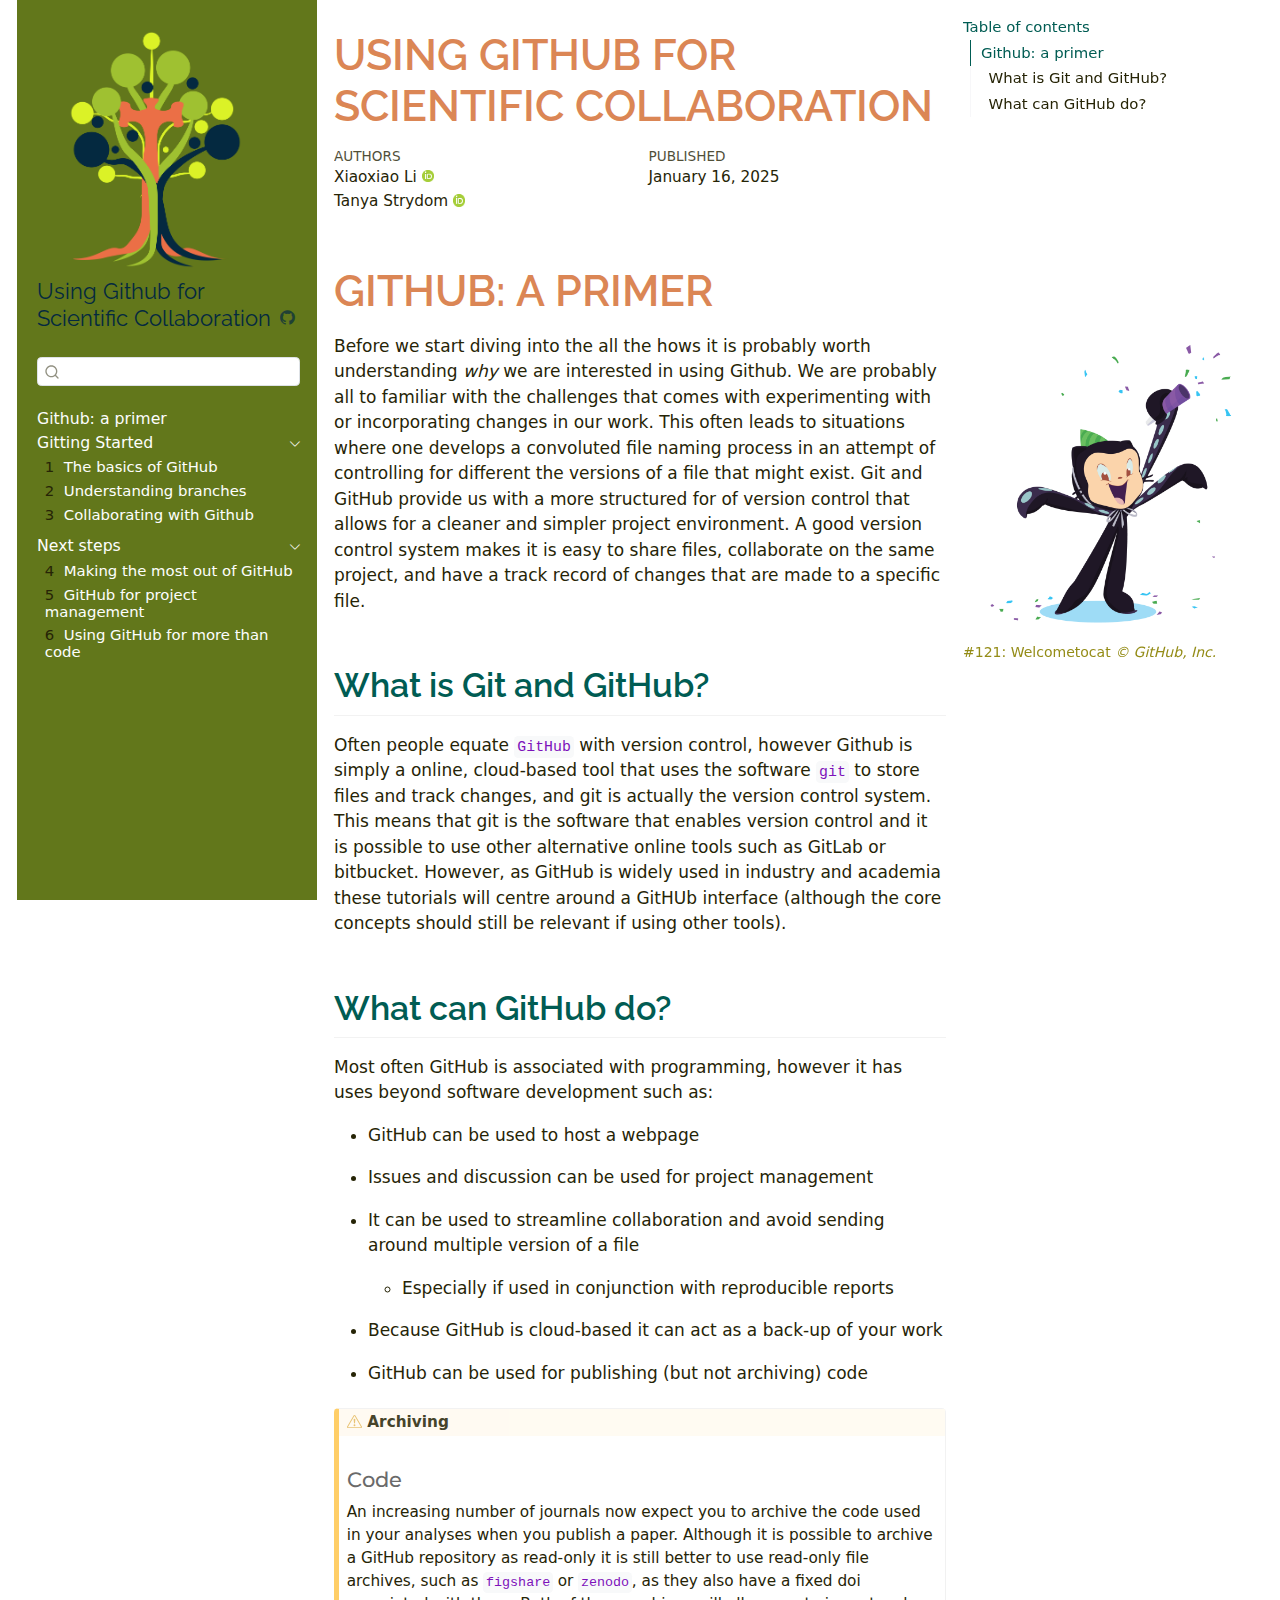
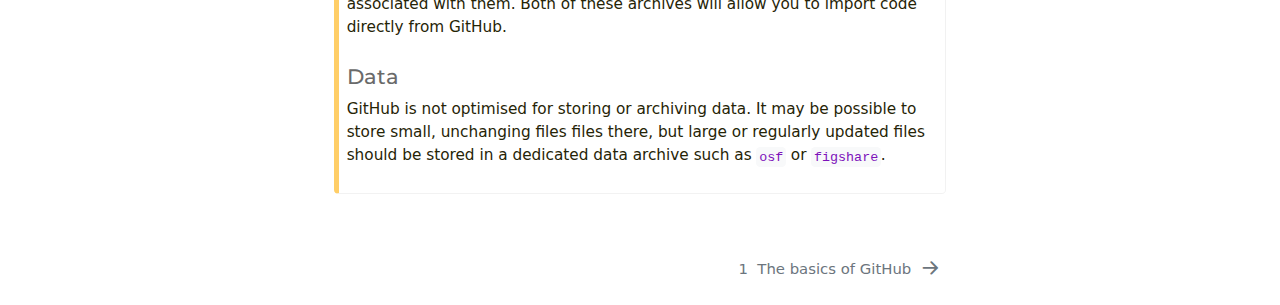
<file: index.html>
<!DOCTYPE html>
<html xmlns="http://www.w3.org/1999/xhtml" lang="en" xml:lang="en"><head>

<meta charset="utf-8">
<meta name="generator" content="quarto-1.7.11">

<meta name="viewport" content="width=device-width, initial-scale=1.0, user-scalable=yes">

<meta name="author" content="Xiaoxiao Li">
<meta name="author" content="Tanya Strydom">
<meta name="dcterms.date" content="2025-01-16">

<title>Using Github for Scientific Collaboration</title>
<style>
code{white-space: pre-wrap;}
span.smallcaps{font-variant: small-caps;}
div.columns{display: flex; gap: min(4vw, 1.5em);}
div.column{flex: auto; overflow-x: auto;}
div.hanging-indent{margin-left: 1.5em; text-indent: -1.5em;}
ul.task-list{list-style: none;}
ul.task-list li input[type="checkbox"] {
  width: 0.8em;
  margin: 0 0.8em 0.2em -1em; /* quarto-specific, see https://github.com/quarto-dev/quarto-cli/issues/4556 */ 
  vertical-align: middle;
}
</style>


<script src="site_libs/quarto-nav/quarto-nav.js"></script>
<script src="site_libs/quarto-nav/headroom.min.js"></script>
<script src="site_libs/clipboard/clipboard.min.js"></script>
<script src="site_libs/quarto-search/autocomplete.umd.js"></script>
<script src="site_libs/quarto-search/fuse.min.js"></script>
<script src="site_libs/quarto-search/quarto-search.js"></script>
<meta name="quarto:offset" content="./">
<link href="./basics.html" rel="next">
<link href="./assets/logo.png" rel="icon" type="image/png">
<script src="site_libs/quarto-html/quarto.js" type="module"></script>
<script src="site_libs/quarto-html/tabsets/tabsets.js" type="module"></script>
<script src="site_libs/quarto-html/popper.min.js"></script>
<script src="site_libs/quarto-html/tippy.umd.min.js"></script>
<script src="site_libs/quarto-html/anchor.min.js"></script>
<link href="site_libs/quarto-html/tippy.css" rel="stylesheet">
<link href="site_libs/quarto-html/quarto-syntax-highlighting-73e053f00451a6823eaeab9714ac17cd.css" rel="stylesheet" id="quarto-text-highlighting-styles">
<script src="site_libs/bootstrap/bootstrap.min.js"></script>
<link href="site_libs/bootstrap/bootstrap-icons.css" rel="stylesheet">
<link href="site_libs/bootstrap/bootstrap-642f5a37f5ae86e41a75a802ae529969.min.css" rel="stylesheet" append-hash="true" id="quarto-bootstrap" data-mode="light">
<script id="quarto-search-options" type="application/json">{
  "location": "sidebar",
  "copy-button": false,
  "collapse-after": 3,
  "panel-placement": "start",
  "type": "textbox",
  "limit": 50,
  "keyboard-shortcut": [
    "f",
    "/",
    "s"
  ],
  "show-item-context": false,
  "language": {
    "search-no-results-text": "No results",
    "search-matching-documents-text": "matching documents",
    "search-copy-link-title": "Copy link to search",
    "search-hide-matches-text": "Hide additional matches",
    "search-more-match-text": "more match in this document",
    "search-more-matches-text": "more matches in this document",
    "search-clear-button-title": "Clear",
    "search-text-placeholder": "",
    "search-detached-cancel-button-title": "Cancel",
    "search-submit-button-title": "Submit",
    "search-label": "Search"
  }
}</script>


</head>

<body class="nav-sidebar floating slimcontent">

<div id="quarto-search-results"></div>
  <header id="quarto-header" class="headroom fixed-top">
  <nav class="quarto-secondary-nav">
    <div class="container-fluid d-flex">
      <button type="button" class="quarto-btn-toggle btn" data-bs-toggle="collapse" role="button" data-bs-target=".quarto-sidebar-collapse-item" aria-controls="quarto-sidebar" aria-expanded="false" aria-label="Toggle sidebar navigation" onclick="if (window.quartoToggleHeadroom) { window.quartoToggleHeadroom(); }">
        <i class="bi bi-layout-text-sidebar-reverse"></i>
      </button>
        <nav class="quarto-page-breadcrumbs" aria-label="breadcrumb"><ol class="breadcrumb"><li class="breadcrumb-item"><a href="./index.html">Github: a primer</a></li></ol></nav>
        <a class="flex-grow-1" role="navigation" data-bs-toggle="collapse" data-bs-target=".quarto-sidebar-collapse-item" aria-controls="quarto-sidebar" aria-expanded="false" aria-label="Toggle sidebar navigation" onclick="if (window.quartoToggleHeadroom) { window.quartoToggleHeadroom(); }">      
        </a>
      <button type="button" class="btn quarto-search-button" aria-label="Search" onclick="window.quartoOpenSearch();">
        <i class="bi bi-search"></i>
      </button>
    </div>
  </nav>
</header>
<!-- content -->
<div id="quarto-content" class="quarto-container page-columns page-rows-contents page-layout-article">
<!-- sidebar -->
  <nav id="quarto-sidebar" class="sidebar collapse collapse-horizontal quarto-sidebar-collapse-item sidebar-navigation floating overflow-auto">
    <div class="pt-lg-2 mt-2 text-left sidebar-header sidebar-header-stacked">
      <a href="./index.html" class="sidebar-logo-link">
      <img src="./assets/logo.png" alt="" class="sidebar-logo py-0 d-lg-inline d-none">
      </a>
    <div class="sidebar-title mb-0 py-0">
      <a href="./">Using Github for Scientific Collaboration</a> 
        <div class="sidebar-tools-main">
    <a href="https://github.com/BecksLab/tutorial_github" title="Source Code" class="quarto-navigation-tool px-1" aria-label="Source Code"><i class="bi bi-github"></i></a>
</div>
    </div>
      </div>
        <div class="mt-2 flex-shrink-0 align-items-center">
        <div class="sidebar-search">
        <div id="quarto-search" class="" title="Search"></div>
        </div>
        </div>
    <div class="sidebar-menu-container"> 
    <ul class="list-unstyled mt-1">
        <li class="sidebar-item">
  <div class="sidebar-item-container"> 
  <a href="./index.html" class="sidebar-item-text sidebar-link active">
 <span class="menu-text">Github: a primer</span></a>
  </div>
</li>
        <li class="sidebar-item sidebar-item-section">
      <div class="sidebar-item-container"> 
            <a class="sidebar-item-text sidebar-link text-start" data-bs-toggle="collapse" data-bs-target="#quarto-sidebar-section-1" role="navigation" aria-expanded="true">
 <span class="menu-text">Gitting Started</span></a>
          <a class="sidebar-item-toggle text-start" data-bs-toggle="collapse" data-bs-target="#quarto-sidebar-section-1" role="navigation" aria-expanded="true" aria-label="Toggle section">
            <i class="bi bi-chevron-right ms-2"></i>
          </a> 
      </div>
      <ul id="quarto-sidebar-section-1" class="collapse list-unstyled sidebar-section depth1 show">  
          <li class="sidebar-item">
  <div class="sidebar-item-container"> 
  <a href="./basics.html" class="sidebar-item-text sidebar-link">
 <span class="menu-text"><span class="chapter-number">1</span>&nbsp; <span class="chapter-title">The basics of GitHub</span></span></a>
  </div>
</li>
          <li class="sidebar-item">
  <div class="sidebar-item-container"> 
  <a href="./branches.html" class="sidebar-item-text sidebar-link">
 <span class="menu-text"><span class="chapter-number">2</span>&nbsp; <span class="chapter-title">Understanding branches</span></span></a>
  </div>
</li>
          <li class="sidebar-item">
  <div class="sidebar-item-container"> 
  <a href="./collaborating.html" class="sidebar-item-text sidebar-link">
 <span class="menu-text"><span class="chapter-number">3</span>&nbsp; <span class="chapter-title">Collaborating with Github</span></span></a>
  </div>
</li>
      </ul>
  </li>
        <li class="sidebar-item sidebar-item-section">
      <div class="sidebar-item-container"> 
            <a class="sidebar-item-text sidebar-link text-start" data-bs-toggle="collapse" data-bs-target="#quarto-sidebar-section-2" role="navigation" aria-expanded="true">
 <span class="menu-text">Next steps</span></a>
          <a class="sidebar-item-toggle text-start" data-bs-toggle="collapse" data-bs-target="#quarto-sidebar-section-2" role="navigation" aria-expanded="true" aria-label="Toggle section">
            <i class="bi bi-chevron-right ms-2"></i>
          </a> 
      </div>
      <ul id="quarto-sidebar-section-2" class="collapse list-unstyled sidebar-section depth1 show">  
          <li class="sidebar-item">
  <div class="sidebar-item-container"> 
  <a href="./maximising.html" class="sidebar-item-text sidebar-link">
 <span class="menu-text"><span class="chapter-number">4</span>&nbsp; <span class="chapter-title">Making the most out of GitHub</span></span></a>
  </div>
</li>
          <li class="sidebar-item">
  <div class="sidebar-item-container"> 
  <a href="./project_management.html" class="sidebar-item-text sidebar-link">
 <span class="menu-text"><span class="chapter-number">5</span>&nbsp; <span class="chapter-title">GitHub for project management</span></span></a>
  </div>
</li>
          <li class="sidebar-item">
  <div class="sidebar-item-container"> 
  <a href="./content.html" class="sidebar-item-text sidebar-link">
 <span class="menu-text"><span class="chapter-number">6</span>&nbsp; <span class="chapter-title">Using GitHub for more than code</span></span></a>
  </div>
</li>
      </ul>
  </li>
    </ul>
    </div>
</nav>
<div id="quarto-sidebar-glass" class="quarto-sidebar-collapse-item" data-bs-toggle="collapse" data-bs-target=".quarto-sidebar-collapse-item"></div>
<!-- margin-sidebar -->
    <div id="quarto-margin-sidebar" class="sidebar margin-sidebar">
        <nav id="TOC" role="doc-toc" class="toc-active">
    <h2 id="toc-title">Table of contents</h2>
   
  <ul>
  <li><a href="#github-a-primer" id="toc-github-a-primer" class="nav-link active" data-scroll-target="#github-a-primer">Github: a primer</a>
  <ul class="collapse">
  <li><a href="#what-is-git-and-github" id="toc-what-is-git-and-github" class="nav-link" data-scroll-target="#what-is-git-and-github">What is Git and GitHub?</a></li>
  <li><a href="#what-can-github-do" id="toc-what-can-github-do" class="nav-link" data-scroll-target="#what-can-github-do">What can GitHub do?</a></li>
  </ul></li>
  </ul>
</nav>
    </div>
<!-- main -->
<main class="content page-columns page-full" id="quarto-document-content">

<header id="title-block-header" class="quarto-title-block default">
<div class="quarto-title">
<h1 class="title">Using Github for Scientific Collaboration</h1>
</div>



<div class="quarto-title-meta">

    <div>
    <div class="quarto-title-meta-heading">Authors</div>
    <div class="quarto-title-meta-contents">
             <p>Xiaoxiao Li <a href="https://orcid.org/0000-0002-4029-2162" class="quarto-title-author-orcid"> <img src="[data-uri]"></a></p>
             <p>Tanya Strydom <a href="https://orcid.org/0000-0001-6067-1349" class="quarto-title-author-orcid"> <img src="[data-uri]"></a></p>
          </div>
  </div>
    
    <div>
    <div class="quarto-title-meta-heading">Published</div>
    <div class="quarto-title-meta-contents">
      <p class="date">January 16, 2025</p>
    </div>
  </div>
  
    
  </div>
  


</header>


<section id="github-a-primer" class="level1 unnumbered page-columns page-full">
<h1 class="unnumbered">Github: a primer</h1>
<p>Before we start diving into the all the hows it is probably worth understanding <em>why</em> we are interested in using Github. We are probably all to familiar with the challenges that comes with experimenting with or incorporating changes in our work. This often leads to situations where one develops a convoluted file naming process in an attempt of controlling for different the versions of a file that might exist. Git and GitHub provide us with a more structured for of version control that allows for a cleaner and simpler project environment. A good version control system makes it is easy to share files, collaborate on the same project, and have a track record of changes that are made to a specific file.</p>

<div class="no-row-height column-margin column-container"><div class="">
<div class="quarto-figure quarto-figure-center">
<figure class="figure">
<p><img src="assets/octocats/welcometocat.png" class="img-fluid figure-img"></p>
<figcaption>#121: Welcometocat <em>© GitHub, Inc.</em></figcaption>
</figure>
</div>
</div></div><section id="what-is-git-and-github" class="level2">
<h2 class="anchored" data-anchor-id="what-is-git-and-github">What is Git and GitHub?</h2>
<p>Often people equate <code>GitHub</code> with version control, however Github is simply a online, cloud-based tool that uses the software <code>git</code> to store files and track changes, and git is actually the version control system. This means that git is the software that enables version control and it is possible to use other alternative online tools such as GitLab or bitbucket. However, as GitHub is widely used in industry and academia these tutorials will centre around a GitHUb interface (although the core concepts should still be relevant if using other tools).</p>
</section>
<section id="what-can-github-do" class="level2">
<h2 class="anchored" data-anchor-id="what-can-github-do">What can GitHub do?</h2>
<p>Most often GitHub is associated with programming, however it has uses beyond software development such as:</p>
<ul>
<li><p>GitHub can be used to host a webpage</p></li>
<li><p>Issues and discussion can be used for project management</p></li>
<li><p>It can be used to streamline collaboration and avoid sending around multiple version of a file</p>
<ul>
<li>Especially if used in conjunction with reproducible reports</li>
</ul></li>
<li><p>Because GitHub is cloud-based it can act as a back-up of your work</p></li>
<li><p>GitHub can be used for publishing (but not archiving) code</p></li>
</ul>
<div class="callout callout-style-default callout-warning callout-titled" title="Archiving">
<div class="callout-header d-flex align-content-center">
<div class="callout-icon-container">
<i class="callout-icon"></i>
</div>
<div class="callout-title-container flex-fill">
Archiving
</div>
</div>
<div class="callout-body-container callout-body">
<section id="code" class="level4">
<h4 class="anchored" data-anchor-id="code">Code</h4>
<p>An increasing number of journals now expect you to archive the code used in your analyses when you publish a paper. Although it is possible to archive a GitHub repository as read-only it is still better to use read-only file archives, such as <code>figshare</code> or <code>zenodo</code>, as they also have a fixed doi associated with them. Both of these archives will allow you to import code directly from GitHub.</p>
</section>
<section id="data" class="level4">
<h4 class="anchored" data-anchor-id="data">Data</h4>
<p>GitHub is not optimised for storing or archiving data. It may be possible to store small, unchanging files files there, but large or regularly updated files should be stored in a dedicated data archive such as <code>osf</code> or <code>figshare</code>.</p>
</section>
</div>
</div>


</section>
</section>

</main> <!-- /main -->
<script id="quarto-html-after-body" type="application/javascript">
window.document.addEventListener("DOMContentLoaded", function (event) {
  const toggleBodyColorMode = (bsSheetEl) => {
    const mode = bsSheetEl.getAttribute("data-mode");
    const bodyEl = window.document.querySelector("body");
    if (mode === "dark") {
      bodyEl.classList.add("quarto-dark");
      bodyEl.classList.remove("quarto-light");
    } else {
      bodyEl.classList.add("quarto-light");
      bodyEl.classList.remove("quarto-dark");
    }
  }
  const toggleBodyColorPrimary = () => {
    const bsSheetEl = window.document.querySelector("link#quarto-bootstrap");
    if (bsSheetEl) {
      toggleBodyColorMode(bsSheetEl);
    }
  }
  toggleBodyColorPrimary();  
  const icon = "";
  const anchorJS = new window.AnchorJS();
  anchorJS.options = {
    placement: 'right',
    icon: icon
  };
  anchorJS.add('.anchored');
  const isCodeAnnotation = (el) => {
    for (const clz of el.classList) {
      if (clz.startsWith('code-annotation-')) {                     
        return true;
      }
    }
    return false;
  }
  const onCopySuccess = function(e) {
    // button target
    const button = e.trigger;
    // don't keep focus
    button.blur();
    // flash "checked"
    button.classList.add('code-copy-button-checked');
    var currentTitle = button.getAttribute("title");
    button.setAttribute("title", "Copied!");
    let tooltip;
    if (window.bootstrap) {
      button.setAttribute("data-bs-toggle", "tooltip");
      button.setAttribute("data-bs-placement", "left");
      button.setAttribute("data-bs-title", "Copied!");
      tooltip = new bootstrap.Tooltip(button, 
        { trigger: "manual", 
          customClass: "code-copy-button-tooltip",
          offset: [0, -8]});
      tooltip.show();    
    }
    setTimeout(function() {
      if (tooltip) {
        tooltip.hide();
        button.removeAttribute("data-bs-title");
        button.removeAttribute("data-bs-toggle");
        button.removeAttribute("data-bs-placement");
      }
      button.setAttribute("title", currentTitle);
      button.classList.remove('code-copy-button-checked');
    }, 1000);
    // clear code selection
    e.clearSelection();
  }
  const getTextToCopy = function(trigger) {
      const codeEl = trigger.previousElementSibling.cloneNode(true);
      for (const childEl of codeEl.children) {
        if (isCodeAnnotation(childEl)) {
          childEl.remove();
        }
      }
      return codeEl.innerText;
  }
  const clipboard = new window.ClipboardJS('.code-copy-button:not([data-in-quarto-modal])', {
    text: getTextToCopy
  });
  clipboard.on('success', onCopySuccess);
  if (window.document.getElementById('quarto-embedded-source-code-modal')) {
    const clipboardModal = new window.ClipboardJS('.code-copy-button[data-in-quarto-modal]', {
      text: getTextToCopy,
      container: window.document.getElementById('quarto-embedded-source-code-modal')
    });
    clipboardModal.on('success', onCopySuccess);
  }
    var localhostRegex = new RegExp(/^(?:http|https):\/\/localhost\:?[0-9]*\//);
    var mailtoRegex = new RegExp(/^mailto:/);
      var filterRegex = new RegExp('/' + window.location.host + '/');
    var isInternal = (href) => {
        return filterRegex.test(href) || localhostRegex.test(href) || mailtoRegex.test(href);
    }
    // Inspect non-navigation links and adorn them if external
 	var links = window.document.querySelectorAll('a[href]:not(.nav-link):not(.navbar-brand):not(.toc-action):not(.sidebar-link):not(.sidebar-item-toggle):not(.pagination-link):not(.no-external):not([aria-hidden]):not(.dropdown-item):not(.quarto-navigation-tool):not(.about-link)');
    for (var i=0; i<links.length; i++) {
      const link = links[i];
      if (!isInternal(link.href)) {
        // undo the damage that might have been done by quarto-nav.js in the case of
        // links that we want to consider external
        if (link.dataset.originalHref !== undefined) {
          link.href = link.dataset.originalHref;
        }
      }
    }
  function tippyHover(el, contentFn, onTriggerFn, onUntriggerFn) {
    const config = {
      allowHTML: true,
      maxWidth: 500,
      delay: 100,
      arrow: false,
      appendTo: function(el) {
          return el.parentElement;
      },
      interactive: true,
      interactiveBorder: 10,
      theme: 'quarto',
      placement: 'bottom-start',
    };
    if (contentFn) {
      config.content = contentFn;
    }
    if (onTriggerFn) {
      config.onTrigger = onTriggerFn;
    }
    if (onUntriggerFn) {
      config.onUntrigger = onUntriggerFn;
    }
    window.tippy(el, config); 
  }
  const noterefs = window.document.querySelectorAll('a[role="doc-noteref"]');
  for (var i=0; i<noterefs.length; i++) {
    const ref = noterefs[i];
    tippyHover(ref, function() {
      // use id or data attribute instead here
      let href = ref.getAttribute('data-footnote-href') || ref.getAttribute('href');
      try { href = new URL(href).hash; } catch {}
      const id = href.replace(/^#\/?/, "");
      const note = window.document.getElementById(id);
      if (note) {
        return note.innerHTML;
      } else {
        return "";
      }
    });
  }
  const xrefs = window.document.querySelectorAll('a.quarto-xref');
  const processXRef = (id, note) => {
    // Strip column container classes
    const stripColumnClz = (el) => {
      el.classList.remove("page-full", "page-columns");
      if (el.children) {
        for (const child of el.children) {
          stripColumnClz(child);
        }
      }
    }
    stripColumnClz(note)
    if (id === null || id.startsWith('sec-')) {
      // Special case sections, only their first couple elements
      const container = document.createElement("div");
      if (note.children && note.children.length > 2) {
        container.appendChild(note.children[0].cloneNode(true));
        for (let i = 1; i < note.children.length; i++) {
          const child = note.children[i];
          if (child.tagName === "P" && child.innerText === "") {
            continue;
          } else {
            container.appendChild(child.cloneNode(true));
            break;
          }
        }
        if (window.Quarto?.typesetMath) {
          window.Quarto.typesetMath(container);
        }
        return container.innerHTML
      } else {
        if (window.Quarto?.typesetMath) {
          window.Quarto.typesetMath(note);
        }
        return note.innerHTML;
      }
    } else {
      // Remove any anchor links if they are present
      const anchorLink = note.querySelector('a.anchorjs-link');
      if (anchorLink) {
        anchorLink.remove();
      }
      if (window.Quarto?.typesetMath) {
        window.Quarto.typesetMath(note);
      }
      if (note.classList.contains("callout")) {
        return note.outerHTML;
      } else {
        return note.innerHTML;
      }
    }
  }
  for (var i=0; i<xrefs.length; i++) {
    const xref = xrefs[i];
    tippyHover(xref, undefined, function(instance) {
      instance.disable();
      let url = xref.getAttribute('href');
      let hash = undefined; 
      if (url.startsWith('#')) {
        hash = url;
      } else {
        try { hash = new URL(url).hash; } catch {}
      }
      if (hash) {
        const id = hash.replace(/^#\/?/, "");
        const note = window.document.getElementById(id);
        if (note !== null) {
          try {
            const html = processXRef(id, note.cloneNode(true));
            instance.setContent(html);
          } finally {
            instance.enable();
            instance.show();
          }
        } else {
          // See if we can fetch this
          fetch(url.split('#')[0])
          .then(res => res.text())
          .then(html => {
            const parser = new DOMParser();
            const htmlDoc = parser.parseFromString(html, "text/html");
            const note = htmlDoc.getElementById(id);
            if (note !== null) {
              const html = processXRef(id, note);
              instance.setContent(html);
            } 
          }).finally(() => {
            instance.enable();
            instance.show();
          });
        }
      } else {
        // See if we can fetch a full url (with no hash to target)
        // This is a special case and we should probably do some content thinning / targeting
        fetch(url)
        .then(res => res.text())
        .then(html => {
          const parser = new DOMParser();
          const htmlDoc = parser.parseFromString(html, "text/html");
          const note = htmlDoc.querySelector('main.content');
          if (note !== null) {
            // This should only happen for chapter cross references
            // (since there is no id in the URL)
            // remove the first header
            if (note.children.length > 0 && note.children[0].tagName === "HEADER") {
              note.children[0].remove();
            }
            const html = processXRef(null, note);
            instance.setContent(html);
          } 
        }).finally(() => {
          instance.enable();
          instance.show();
        });
      }
    }, function(instance) {
    });
  }
      let selectedAnnoteEl;
      const selectorForAnnotation = ( cell, annotation) => {
        let cellAttr = 'data-code-cell="' + cell + '"';
        let lineAttr = 'data-code-annotation="' +  annotation + '"';
        const selector = 'span[' + cellAttr + '][' + lineAttr + ']';
        return selector;
      }
      const selectCodeLines = (annoteEl) => {
        const doc = window.document;
        const targetCell = annoteEl.getAttribute("data-target-cell");
        const targetAnnotation = annoteEl.getAttribute("data-target-annotation");
        const annoteSpan = window.document.querySelector(selectorForAnnotation(targetCell, targetAnnotation));
        const lines = annoteSpan.getAttribute("data-code-lines").split(",");
        const lineIds = lines.map((line) => {
          return targetCell + "-" + line;
        })
        let top = null;
        let height = null;
        let parent = null;
        if (lineIds.length > 0) {
            //compute the position of the single el (top and bottom and make a div)
            const el = window.document.getElementById(lineIds[0]);
            top = el.offsetTop;
            height = el.offsetHeight;
            parent = el.parentElement.parentElement;
          if (lineIds.length > 1) {
            const lastEl = window.document.getElementById(lineIds[lineIds.length - 1]);
            const bottom = lastEl.offsetTop + lastEl.offsetHeight;
            height = bottom - top;
          }
          if (top !== null && height !== null && parent !== null) {
            // cook up a div (if necessary) and position it 
            let div = window.document.getElementById("code-annotation-line-highlight");
            if (div === null) {
              div = window.document.createElement("div");
              div.setAttribute("id", "code-annotation-line-highlight");
              div.style.position = 'absolute';
              parent.appendChild(div);
            }
            div.style.top = top - 2 + "px";
            div.style.height = height + 4 + "px";
            div.style.left = 0;
            let gutterDiv = window.document.getElementById("code-annotation-line-highlight-gutter");
            if (gutterDiv === null) {
              gutterDiv = window.document.createElement("div");
              gutterDiv.setAttribute("id", "code-annotation-line-highlight-gutter");
              gutterDiv.style.position = 'absolute';
              const codeCell = window.document.getElementById(targetCell);
              const gutter = codeCell.querySelector('.code-annotation-gutter');
              gutter.appendChild(gutterDiv);
            }
            gutterDiv.style.top = top - 2 + "px";
            gutterDiv.style.height = height + 4 + "px";
          }
          selectedAnnoteEl = annoteEl;
        }
      };
      const unselectCodeLines = () => {
        const elementsIds = ["code-annotation-line-highlight", "code-annotation-line-highlight-gutter"];
        elementsIds.forEach((elId) => {
          const div = window.document.getElementById(elId);
          if (div) {
            div.remove();
          }
        });
        selectedAnnoteEl = undefined;
      };
        // Handle positioning of the toggle
    window.addEventListener(
      "resize",
      throttle(() => {
        elRect = undefined;
        if (selectedAnnoteEl) {
          selectCodeLines(selectedAnnoteEl);
        }
      }, 10)
    );
    function throttle(fn, ms) {
    let throttle = false;
    let timer;
      return (...args) => {
        if(!throttle) { // first call gets through
            fn.apply(this, args);
            throttle = true;
        } else { // all the others get throttled
            if(timer) clearTimeout(timer); // cancel #2
            timer = setTimeout(() => {
              fn.apply(this, args);
              timer = throttle = false;
            }, ms);
        }
      };
    }
      // Attach click handler to the DT
      const annoteDls = window.document.querySelectorAll('dt[data-target-cell]');
      for (const annoteDlNode of annoteDls) {
        annoteDlNode.addEventListener('click', (event) => {
          const clickedEl = event.target;
          if (clickedEl !== selectedAnnoteEl) {
            unselectCodeLines();
            const activeEl = window.document.querySelector('dt[data-target-cell].code-annotation-active');
            if (activeEl) {
              activeEl.classList.remove('code-annotation-active');
            }
            selectCodeLines(clickedEl);
            clickedEl.classList.add('code-annotation-active');
          } else {
            // Unselect the line
            unselectCodeLines();
            clickedEl.classList.remove('code-annotation-active');
          }
        });
      }
  const findCites = (el) => {
    const parentEl = el.parentElement;
    if (parentEl) {
      const cites = parentEl.dataset.cites;
      if (cites) {
        return {
          el,
          cites: cites.split(' ')
        };
      } else {
        return findCites(el.parentElement)
      }
    } else {
      return undefined;
    }
  };
  var bibliorefs = window.document.querySelectorAll('a[role="doc-biblioref"]');
  for (var i=0; i<bibliorefs.length; i++) {
    const ref = bibliorefs[i];
    const citeInfo = findCites(ref);
    if (citeInfo) {
      tippyHover(citeInfo.el, function() {
        var popup = window.document.createElement('div');
        citeInfo.cites.forEach(function(cite) {
          var citeDiv = window.document.createElement('div');
          citeDiv.classList.add('hanging-indent');
          citeDiv.classList.add('csl-entry');
          var biblioDiv = window.document.getElementById('ref-' + cite);
          if (biblioDiv) {
            citeDiv.innerHTML = biblioDiv.innerHTML;
          }
          popup.appendChild(citeDiv);
        });
        return popup.innerHTML;
      });
    }
  }
});
</script>
<nav class="page-navigation">
  <div class="nav-page nav-page-previous">
  </div>
  <div class="nav-page nav-page-next">
      <a href="./basics.html" class="pagination-link" aria-label="The basics of GitHub">
        <span class="nav-page-text"><span class="chapter-number">1</span>&nbsp; <span class="chapter-title">The basics of GitHub</span></span> <i class="bi bi-arrow-right-short"></i>
      </a>
  </div>
</nav>
</div> <!-- /content -->




</body></html>
</file>
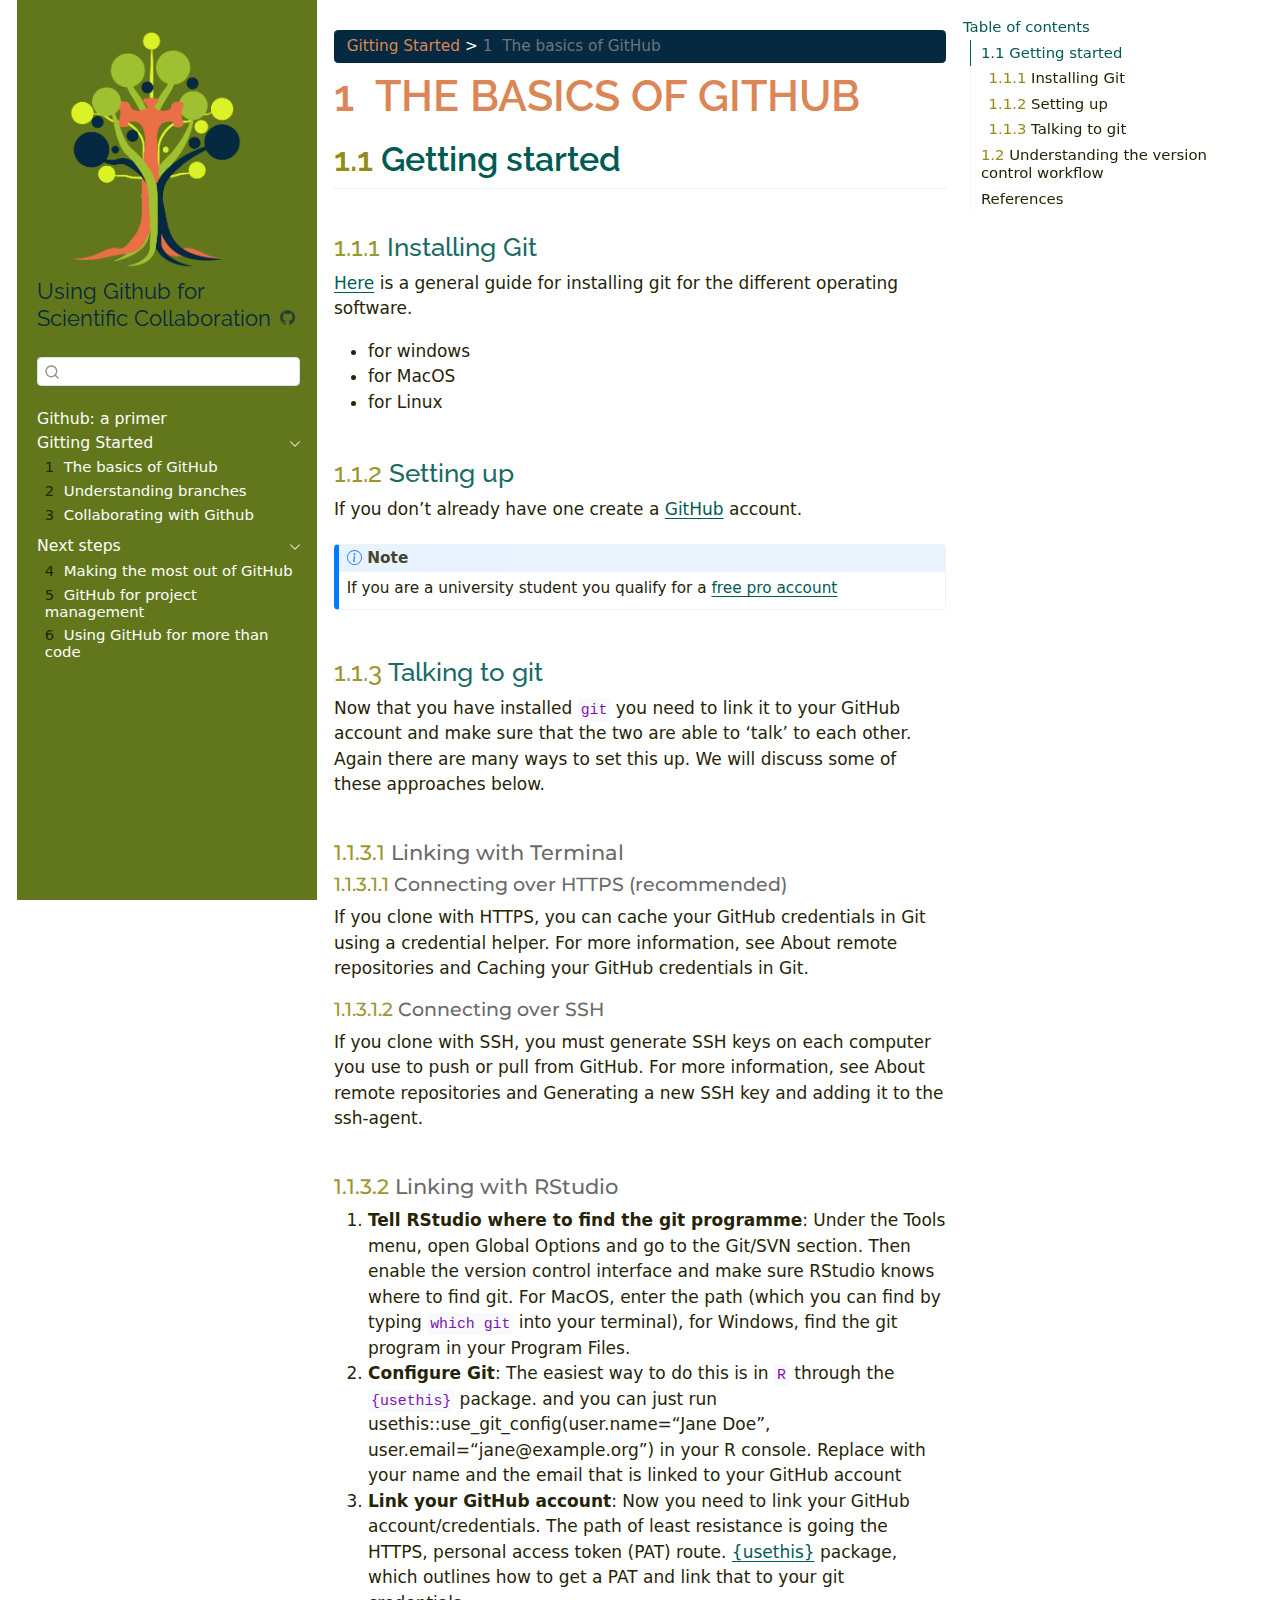
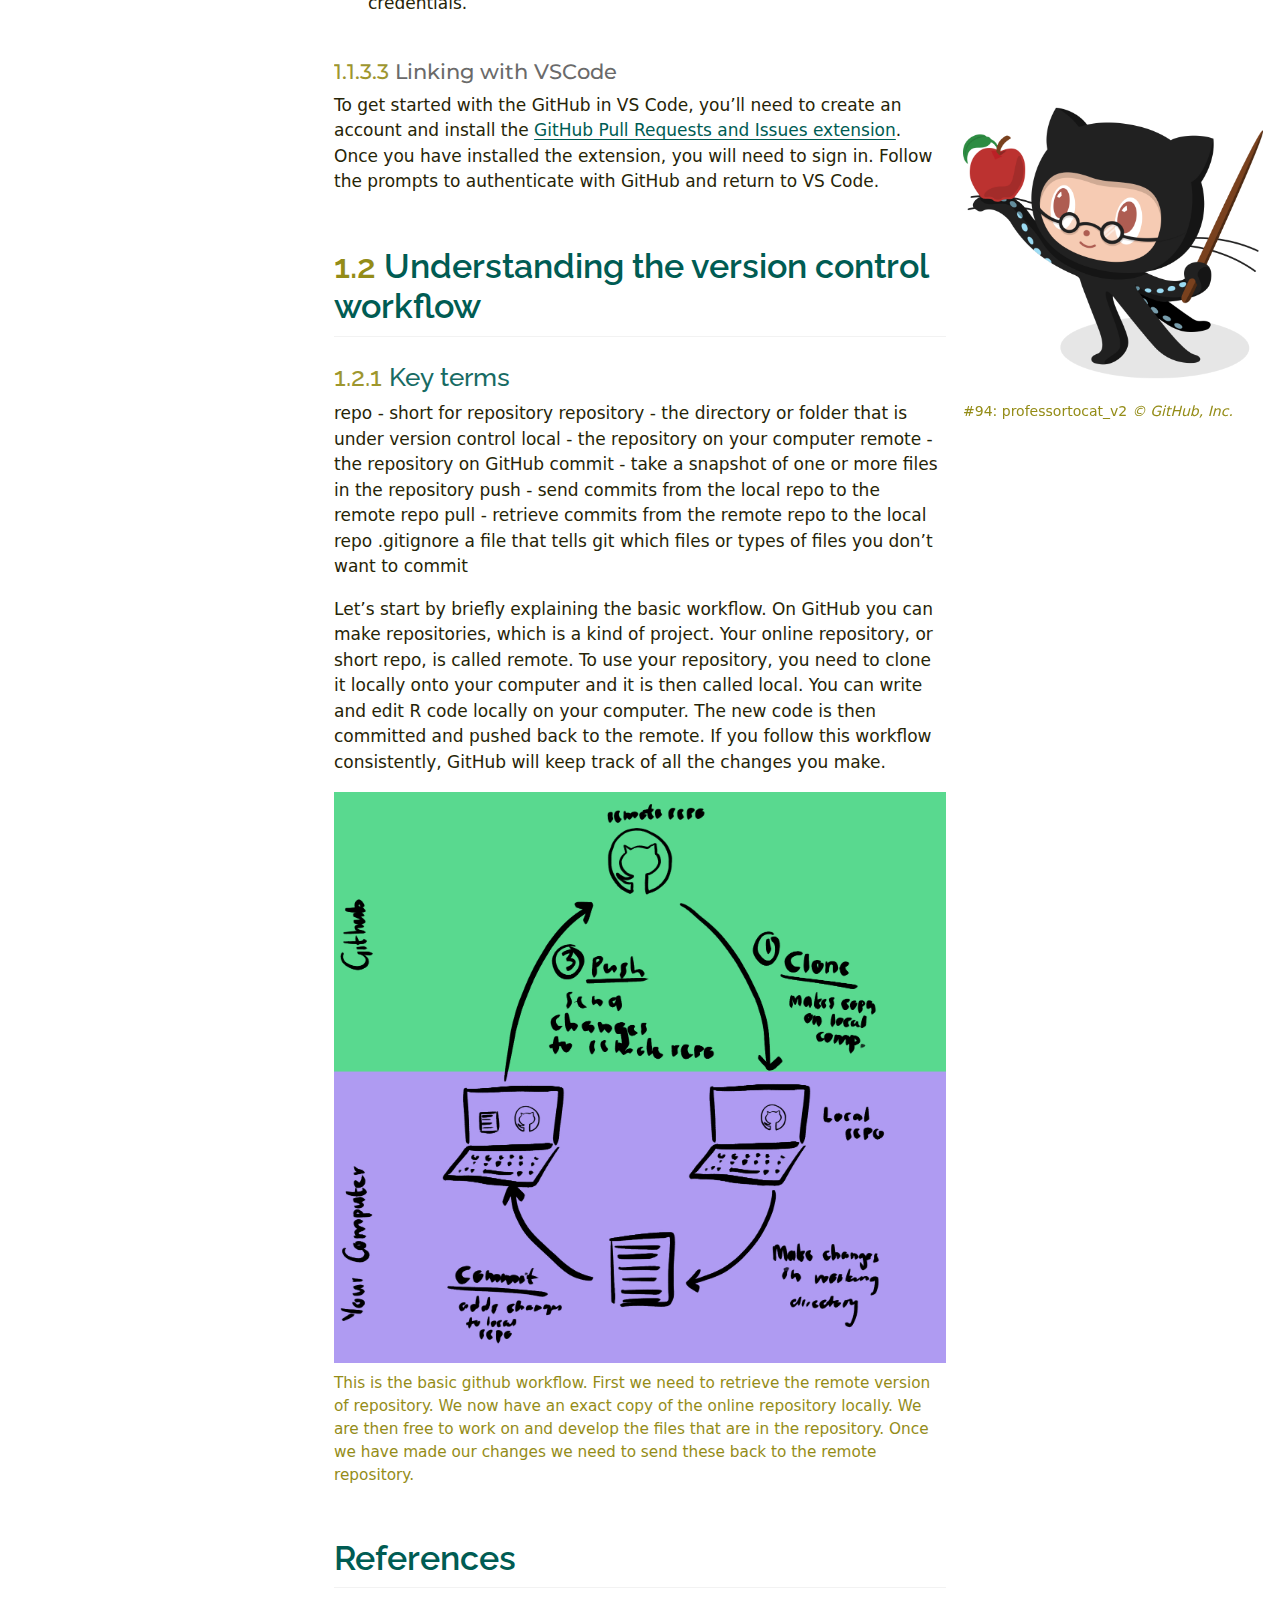
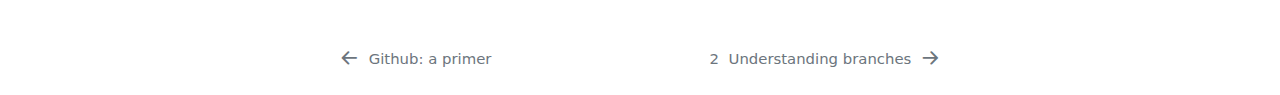
<file: basics.html>
<!DOCTYPE html>
<html xmlns="http://www.w3.org/1999/xhtml" lang="en" xml:lang="en"><head>

<meta charset="utf-8">
<meta name="generator" content="quarto-1.7.11">

<meta name="viewport" content="width=device-width, initial-scale=1.0, user-scalable=yes">


<title>1&nbsp; The basics of GitHub – Using Github for Scientific Collaboration</title>
<style>
code{white-space: pre-wrap;}
span.smallcaps{font-variant: small-caps;}
div.columns{display: flex; gap: min(4vw, 1.5em);}
div.column{flex: auto; overflow-x: auto;}
div.hanging-indent{margin-left: 1.5em; text-indent: -1.5em;}
ul.task-list{list-style: none;}
ul.task-list li input[type="checkbox"] {
  width: 0.8em;
  margin: 0 0.8em 0.2em -1em; /* quarto-specific, see https://github.com/quarto-dev/quarto-cli/issues/4556 */ 
  vertical-align: middle;
}
/* CSS for citations */
div.csl-bib-body { }
div.csl-entry {
  clear: both;
}
.hanging-indent div.csl-entry {
  margin-left:2em;
  text-indent:-2em;
}
div.csl-left-margin {
  min-width:2em;
  float:left;
}
div.csl-right-inline {
  margin-left:2em;
  padding-left:1em;
}
div.csl-indent {
  margin-left: 2em;
}</style>


<script src="site_libs/quarto-nav/quarto-nav.js"></script>
<script src="site_libs/quarto-nav/headroom.min.js"></script>
<script src="site_libs/clipboard/clipboard.min.js"></script>
<script src="site_libs/quarto-search/autocomplete.umd.js"></script>
<script src="site_libs/quarto-search/fuse.min.js"></script>
<script src="site_libs/quarto-search/quarto-search.js"></script>
<meta name="quarto:offset" content="./">
<link href="./branches.html" rel="next">
<link href="./index.html" rel="prev">
<link href="./assets/logo.png" rel="icon" type="image/png">
<script src="site_libs/quarto-html/quarto.js" type="module"></script>
<script src="site_libs/quarto-html/tabsets/tabsets.js" type="module"></script>
<script src="site_libs/quarto-html/popper.min.js"></script>
<script src="site_libs/quarto-html/tippy.umd.min.js"></script>
<script src="site_libs/quarto-html/anchor.min.js"></script>
<link href="site_libs/quarto-html/tippy.css" rel="stylesheet">
<link href="site_libs/quarto-html/quarto-syntax-highlighting-73e053f00451a6823eaeab9714ac17cd.css" rel="stylesheet" id="quarto-text-highlighting-styles">
<script src="site_libs/bootstrap/bootstrap.min.js"></script>
<link href="site_libs/bootstrap/bootstrap-icons.css" rel="stylesheet">
<link href="site_libs/bootstrap/bootstrap-642f5a37f5ae86e41a75a802ae529969.min.css" rel="stylesheet" append-hash="true" id="quarto-bootstrap" data-mode="light">
<script id="quarto-search-options" type="application/json">{
  "location": "sidebar",
  "copy-button": false,
  "collapse-after": 3,
  "panel-placement": "start",
  "type": "textbox",
  "limit": 50,
  "keyboard-shortcut": [
    "f",
    "/",
    "s"
  ],
  "show-item-context": false,
  "language": {
    "search-no-results-text": "No results",
    "search-matching-documents-text": "matching documents",
    "search-copy-link-title": "Copy link to search",
    "search-hide-matches-text": "Hide additional matches",
    "search-more-match-text": "more match in this document",
    "search-more-matches-text": "more matches in this document",
    "search-clear-button-title": "Clear",
    "search-text-placeholder": "",
    "search-detached-cancel-button-title": "Cancel",
    "search-submit-button-title": "Submit",
    "search-label": "Search"
  }
}</script>


</head>

<body class="nav-sidebar floating slimcontent">

<div id="quarto-search-results"></div>
  <header id="quarto-header" class="headroom fixed-top">
  <nav class="quarto-secondary-nav">
    <div class="container-fluid d-flex">
      <button type="button" class="quarto-btn-toggle btn" data-bs-toggle="collapse" role="button" data-bs-target=".quarto-sidebar-collapse-item" aria-controls="quarto-sidebar" aria-expanded="false" aria-label="Toggle sidebar navigation" onclick="if (window.quartoToggleHeadroom) { window.quartoToggleHeadroom(); }">
        <i class="bi bi-layout-text-sidebar-reverse"></i>
      </button>
        <nav class="quarto-page-breadcrumbs" aria-label="breadcrumb"><ol class="breadcrumb"><li class="breadcrumb-item"><a href="./basics.html">Gitting Started</a></li><li class="breadcrumb-item"><a href="./basics.html"><span class="chapter-number">1</span>&nbsp; <span class="chapter-title">The basics of GitHub</span></a></li></ol></nav>
        <a class="flex-grow-1" role="navigation" data-bs-toggle="collapse" data-bs-target=".quarto-sidebar-collapse-item" aria-controls="quarto-sidebar" aria-expanded="false" aria-label="Toggle sidebar navigation" onclick="if (window.quartoToggleHeadroom) { window.quartoToggleHeadroom(); }">      
        </a>
      <button type="button" class="btn quarto-search-button" aria-label="Search" onclick="window.quartoOpenSearch();">
        <i class="bi bi-search"></i>
      </button>
    </div>
  </nav>
</header>
<!-- content -->
<div id="quarto-content" class="quarto-container page-columns page-rows-contents page-layout-article">
<!-- sidebar -->
  <nav id="quarto-sidebar" class="sidebar collapse collapse-horizontal quarto-sidebar-collapse-item sidebar-navigation floating overflow-auto">
    <div class="pt-lg-2 mt-2 text-left sidebar-header sidebar-header-stacked">
      <a href="./index.html" class="sidebar-logo-link">
      <img src="./assets/logo.png" alt="" class="sidebar-logo py-0 d-lg-inline d-none">
      </a>
    <div class="sidebar-title mb-0 py-0">
      <a href="./">Using Github for Scientific Collaboration</a> 
        <div class="sidebar-tools-main">
    <a href="https://github.com/BecksLab/tutorial_github" title="Source Code" class="quarto-navigation-tool px-1" aria-label="Source Code"><i class="bi bi-github"></i></a>
</div>
    </div>
      </div>
        <div class="mt-2 flex-shrink-0 align-items-center">
        <div class="sidebar-search">
        <div id="quarto-search" class="" title="Search"></div>
        </div>
        </div>
    <div class="sidebar-menu-container"> 
    <ul class="list-unstyled mt-1">
        <li class="sidebar-item">
  <div class="sidebar-item-container"> 
  <a href="./index.html" class="sidebar-item-text sidebar-link">
 <span class="menu-text">Github: a primer</span></a>
  </div>
</li>
        <li class="sidebar-item sidebar-item-section">
      <div class="sidebar-item-container"> 
            <a class="sidebar-item-text sidebar-link text-start" data-bs-toggle="collapse" data-bs-target="#quarto-sidebar-section-1" role="navigation" aria-expanded="true">
 <span class="menu-text">Gitting Started</span></a>
          <a class="sidebar-item-toggle text-start" data-bs-toggle="collapse" data-bs-target="#quarto-sidebar-section-1" role="navigation" aria-expanded="true" aria-label="Toggle section">
            <i class="bi bi-chevron-right ms-2"></i>
          </a> 
      </div>
      <ul id="quarto-sidebar-section-1" class="collapse list-unstyled sidebar-section depth1 show">  
          <li class="sidebar-item">
  <div class="sidebar-item-container"> 
  <a href="./basics.html" class="sidebar-item-text sidebar-link active">
 <span class="menu-text"><span class="chapter-number">1</span>&nbsp; <span class="chapter-title">The basics of GitHub</span></span></a>
  </div>
</li>
          <li class="sidebar-item">
  <div class="sidebar-item-container"> 
  <a href="./branches.html" class="sidebar-item-text sidebar-link">
 <span class="menu-text"><span class="chapter-number">2</span>&nbsp; <span class="chapter-title">Understanding branches</span></span></a>
  </div>
</li>
          <li class="sidebar-item">
  <div class="sidebar-item-container"> 
  <a href="./collaborating.html" class="sidebar-item-text sidebar-link">
 <span class="menu-text"><span class="chapter-number">3</span>&nbsp; <span class="chapter-title">Collaborating with Github</span></span></a>
  </div>
</li>
      </ul>
  </li>
        <li class="sidebar-item sidebar-item-section">
      <div class="sidebar-item-container"> 
            <a class="sidebar-item-text sidebar-link text-start" data-bs-toggle="collapse" data-bs-target="#quarto-sidebar-section-2" role="navigation" aria-expanded="true">
 <span class="menu-text">Next steps</span></a>
          <a class="sidebar-item-toggle text-start" data-bs-toggle="collapse" data-bs-target="#quarto-sidebar-section-2" role="navigation" aria-expanded="true" aria-label="Toggle section">
            <i class="bi bi-chevron-right ms-2"></i>
          </a> 
      </div>
      <ul id="quarto-sidebar-section-2" class="collapse list-unstyled sidebar-section depth1 show">  
          <li class="sidebar-item">
  <div class="sidebar-item-container"> 
  <a href="./maximising.html" class="sidebar-item-text sidebar-link">
 <span class="menu-text"><span class="chapter-number">4</span>&nbsp; <span class="chapter-title">Making the most out of GitHub</span></span></a>
  </div>
</li>
          <li class="sidebar-item">
  <div class="sidebar-item-container"> 
  <a href="./project_management.html" class="sidebar-item-text sidebar-link">
 <span class="menu-text"><span class="chapter-number">5</span>&nbsp; <span class="chapter-title">GitHub for project management</span></span></a>
  </div>
</li>
          <li class="sidebar-item">
  <div class="sidebar-item-container"> 
  <a href="./content.html" class="sidebar-item-text sidebar-link">
 <span class="menu-text"><span class="chapter-number">6</span>&nbsp; <span class="chapter-title">Using GitHub for more than code</span></span></a>
  </div>
</li>
      </ul>
  </li>
    </ul>
    </div>
</nav>
<div id="quarto-sidebar-glass" class="quarto-sidebar-collapse-item" data-bs-toggle="collapse" data-bs-target=".quarto-sidebar-collapse-item"></div>
<!-- margin-sidebar -->
    <div id="quarto-margin-sidebar" class="sidebar margin-sidebar">
        <nav id="TOC" role="doc-toc" class="toc-active">
    <h2 id="toc-title">Table of contents</h2>
   
  <ul>
  <li><a href="#getting-started" id="toc-getting-started" class="nav-link active" data-scroll-target="#getting-started"><span class="header-section-number">1.1</span> Getting started</a>
  <ul class="collapse">
  <li><a href="#installing-git" id="toc-installing-git" class="nav-link" data-scroll-target="#installing-git"><span class="header-section-number">1.1.1</span> Installing Git</a></li>
  <li><a href="#setting-up" id="toc-setting-up" class="nav-link" data-scroll-target="#setting-up"><span class="header-section-number">1.1.2</span> Setting up</a></li>
  <li><a href="#talking-to-git" id="toc-talking-to-git" class="nav-link" data-scroll-target="#talking-to-git"><span class="header-section-number">1.1.3</span> Talking to git</a></li>
  </ul></li>
  <li><a href="#understanding-the-version-control-workflow" id="toc-understanding-the-version-control-workflow" class="nav-link" data-scroll-target="#understanding-the-version-control-workflow"><span class="header-section-number">1.2</span> Understanding the version control workflow</a>
  <ul class="collapse">
  <li><a href="#key-terms" id="toc-key-terms" class="nav-link" data-scroll-target="#key-terms"><span class="header-section-number">1.2.1</span> Key terms</a></li>
  </ul></li>
  <li><a href="#references" id="toc-references" class="nav-link" data-scroll-target="#references">References</a></li>
  </ul>
</nav>
    </div>
<!-- main -->
<main class="content page-columns page-full" id="quarto-document-content">

<header id="title-block-header" class="quarto-title-block default"><nav class="quarto-page-breadcrumbs quarto-title-breadcrumbs d-none d-lg-block" aria-label="breadcrumb"><ol class="breadcrumb"><li class="breadcrumb-item"><a href="./basics.html">Gitting Started</a></li><li class="breadcrumb-item"><a href="./basics.html"><span class="chapter-number">1</span>&nbsp; <span class="chapter-title">The basics of GitHub</span></a></li></ol></nav>
<div class="quarto-title">
<h1 class="title"><span class="chapter-number">1</span>&nbsp; <span class="chapter-title">The basics of GitHub</span></h1>
</div>



<div class="quarto-title-meta">

    
  
    
  </div>
  


</header>


<section id="getting-started" class="level2 page-columns page-full" data-number="1.1">
<h2 data-number="1.1" class="anchored" data-anchor-id="getting-started"><span class="header-section-number">1.1</span> Getting started</h2>
<section id="installing-git" class="level3" data-number="1.1.1">
<h3 data-number="1.1.1" class="anchored" data-anchor-id="installing-git"><span class="header-section-number">1.1.1</span> Installing Git</h3>
<p><a href="https://github.com/git-guides/install-git">Here</a> is a general guide for installing git for the different operating software.</p>
<ul>
<li>for windows</li>
<li>for MacOS</li>
<li>for Linux</li>
</ul>
</section>
<section id="setting-up" class="level3" data-number="1.1.2">
<h3 data-number="1.1.2" class="anchored" data-anchor-id="setting-up"><span class="header-section-number">1.1.2</span> Setting up</h3>
<p>If you don’t already have one create a <a href="https://github.com/">GitHub</a> account.</p>
<div class="callout callout-style-default callout-note callout-titled">
<div class="callout-header d-flex align-content-center">
<div class="callout-icon-container">
<i class="callout-icon"></i>
</div>
<div class="callout-title-container flex-fill">
Note
</div>
</div>
<div class="callout-body-container callout-body">
<p>If you are a university student you qualify for a <a href="https://education.github.com/pack">free pro account</a></p>
</div>
</div>
</section>
<section id="talking-to-git" class="level3 page-columns page-full" data-number="1.1.3">
<h3 data-number="1.1.3" class="anchored" data-anchor-id="talking-to-git"><span class="header-section-number">1.1.3</span> Talking to git</h3>
<p>Now that you have installed <code>git</code> you need to link it to your GitHub account and make sure that the two are able to ‘talk’ to each other. Again there are many ways to set this up. We will discuss some of these approaches below.</p>
<section id="linking-with-terminal" class="level4" data-number="1.1.3.1">
<h4 data-number="1.1.3.1" class="anchored" data-anchor-id="linking-with-terminal"><span class="header-section-number">1.1.3.1</span> Linking with Terminal</h4>
<section id="connecting-over-https-recommended" class="level5" data-number="1.1.3.1.1">
<h5 data-number="1.1.3.1.1" class="anchored" data-anchor-id="connecting-over-https-recommended"><span class="header-section-number">1.1.3.1.1</span> Connecting over HTTPS (recommended)</h5>
<p>If you clone with HTTPS, you can cache your GitHub credentials in Git using a credential helper. For more information, see About remote repositories and Caching your GitHub credentials in Git.</p>
</section>
<section id="connecting-over-ssh" class="level5" data-number="1.1.3.1.2">
<h5 data-number="1.1.3.1.2" class="anchored" data-anchor-id="connecting-over-ssh"><span class="header-section-number">1.1.3.1.2</span> Connecting over SSH</h5>
<p>If you clone with SSH, you must generate SSH keys on each computer you use to push or pull from GitHub. For more information, see About remote repositories and Generating a new SSH key and adding it to the ssh-agent.</p>
</section>
</section>
<section id="linking-with-rstudio" class="level4" data-number="1.1.3.2">
<h4 data-number="1.1.3.2" class="anchored" data-anchor-id="linking-with-rstudio"><span class="header-section-number">1.1.3.2</span> Linking with RStudio</h4>
<ol type="1">
<li><strong>Tell RStudio where to find the git programme</strong>: Under the Tools menu, open Global Options and go to the Git/SVN section. Then enable the version control interface and make sure RStudio knows where to find git. For MacOS, enter the path (which you can find by typing <code>which git</code> into your terminal), for Windows, find the git program in your Program Files.</li>
<li><strong>Configure Git</strong>: The easiest way to do this is in <code>R</code> through the <code>{usethis}</code> package. and you can just run usethis::use_git_config(user.name=“Jane Doe”, user.email=“jane@example.org”) in your R console. Replace with your name and the email that is linked to your GitHub account</li>
<li><strong>Link your GitHub account</strong>: Now you need to link your GitHub account/credentials. The path of least resistance is going the HTTPS, personal access token (PAT) route. <a href="https://happygitwithr.com/https-pat">{usethis}</a> package, which outlines how to get a PAT and link that to your git credentials.</li>
</ol>
</section>
<section id="linking-with-vscode" class="level4 page-columns page-full" data-number="1.1.3.3">
<h4 data-number="1.1.3.3" class="anchored" data-anchor-id="linking-with-vscode"><span class="header-section-number">1.1.3.3</span> Linking with VSCode</h4>
<p>To get started with the GitHub in VS Code, you’ll need to create an account and install the <a href="https://marketplace.visualstudio.com/items?itemName=GitHub.vscode-pull-request-github">GitHub Pull Requests and Issues extension</a>. Once you have installed the extension, you will need to sign in. Follow the prompts to authenticate with GitHub and return to VS Code.</p>

<div class="no-row-height column-margin column-container"><div class="">
<div class="quarto-figure quarto-figure-center">
<figure class="figure">
<p><img src="assets/octocats/Professortocat_v2.png" class="img-fluid figure-img"></p>
<figcaption>#94: professortocat_v2 <em>© GitHub, Inc.</em></figcaption>
</figure>
</div>
</div></div></section>
</section>
</section>
<section id="understanding-the-version-control-workflow" class="level2" data-number="1.2">
<h2 data-number="1.2" class="anchored" data-anchor-id="understanding-the-version-control-workflow"><span class="header-section-number">1.2</span> Understanding the version control workflow</h2>
<section id="key-terms" class="level3" data-number="1.2.1">
<h3 data-number="1.2.1" class="anchored" data-anchor-id="key-terms"><span class="header-section-number">1.2.1</span> Key terms</h3>
<p>repo - short for repository repository - the directory or folder that is under version control local - the repository on your computer remote - the repository on GitHub commit - take a snapshot of one or more files in the repository push - send commits from the local repo to the remote repo pull - retrieve commits from the remote repo to the local repo .gitignore a file that tells git which files or types of files you don’t want to commit</p>
<p>Let’s start by briefly explaining the basic workflow. On GitHub you can make repositories, which is a kind of project. Your online repository, or short repo, is called remote. To use your repository, you need to clone it locally onto your computer and it is then called local. You can write and edit R code locally on your computer. The new code is then committed and pushed back to the remote. If you follow this workflow consistently, GitHub will keep track of all the changes you make.</p>
<div class="quarto-figure quarto-figure-center">
<figure class="figure">
<p><img src="assets/workflows/github_basic.png" class="img-fluid figure-img"></p>
<figcaption>This is the basic github workflow. First we need to retrieve the remote version of repository. We now have an exact copy of the online repository locally. We are then free to work on and develop the files that are in the repository. Once we have made our changes we need to send these back to the remote repository.</figcaption>
</figure>
</div>
</section>
</section>
<section id="references" class="level2 unnumbered">
<h2 class="unnumbered anchored" data-anchor-id="references">References</h2>
<div id="refs" role="list" style="display: none">

</div>


</section>

</main> <!-- /main -->
<script id="quarto-html-after-body" type="application/javascript">
window.document.addEventListener("DOMContentLoaded", function (event) {
  const toggleBodyColorMode = (bsSheetEl) => {
    const mode = bsSheetEl.getAttribute("data-mode");
    const bodyEl = window.document.querySelector("body");
    if (mode === "dark") {
      bodyEl.classList.add("quarto-dark");
      bodyEl.classList.remove("quarto-light");
    } else {
      bodyEl.classList.add("quarto-light");
      bodyEl.classList.remove("quarto-dark");
    }
  }
  const toggleBodyColorPrimary = () => {
    const bsSheetEl = window.document.querySelector("link#quarto-bootstrap");
    if (bsSheetEl) {
      toggleBodyColorMode(bsSheetEl);
    }
  }
  toggleBodyColorPrimary();  
  const icon = "";
  const anchorJS = new window.AnchorJS();
  anchorJS.options = {
    placement: 'right',
    icon: icon
  };
  anchorJS.add('.anchored');
  const isCodeAnnotation = (el) => {
    for (const clz of el.classList) {
      if (clz.startsWith('code-annotation-')) {                     
        return true;
      }
    }
    return false;
  }
  const onCopySuccess = function(e) {
    // button target
    const button = e.trigger;
    // don't keep focus
    button.blur();
    // flash "checked"
    button.classList.add('code-copy-button-checked');
    var currentTitle = button.getAttribute("title");
    button.setAttribute("title", "Copied!");
    let tooltip;
    if (window.bootstrap) {
      button.setAttribute("data-bs-toggle", "tooltip");
      button.setAttribute("data-bs-placement", "left");
      button.setAttribute("data-bs-title", "Copied!");
      tooltip = new bootstrap.Tooltip(button, 
        { trigger: "manual", 
          customClass: "code-copy-button-tooltip",
          offset: [0, -8]});
      tooltip.show();    
    }
    setTimeout(function() {
      if (tooltip) {
        tooltip.hide();
        button.removeAttribute("data-bs-title");
        button.removeAttribute("data-bs-toggle");
        button.removeAttribute("data-bs-placement");
      }
      button.setAttribute("title", currentTitle);
      button.classList.remove('code-copy-button-checked');
    }, 1000);
    // clear code selection
    e.clearSelection();
  }
  const getTextToCopy = function(trigger) {
      const codeEl = trigger.previousElementSibling.cloneNode(true);
      for (const childEl of codeEl.children) {
        if (isCodeAnnotation(childEl)) {
          childEl.remove();
        }
      }
      return codeEl.innerText;
  }
  const clipboard = new window.ClipboardJS('.code-copy-button:not([data-in-quarto-modal])', {
    text: getTextToCopy
  });
  clipboard.on('success', onCopySuccess);
  if (window.document.getElementById('quarto-embedded-source-code-modal')) {
    const clipboardModal = new window.ClipboardJS('.code-copy-button[data-in-quarto-modal]', {
      text: getTextToCopy,
      container: window.document.getElementById('quarto-embedded-source-code-modal')
    });
    clipboardModal.on('success', onCopySuccess);
  }
    var localhostRegex = new RegExp(/^(?:http|https):\/\/localhost\:?[0-9]*\//);
    var mailtoRegex = new RegExp(/^mailto:/);
      var filterRegex = new RegExp('/' + window.location.host + '/');
    var isInternal = (href) => {
        return filterRegex.test(href) || localhostRegex.test(href) || mailtoRegex.test(href);
    }
    // Inspect non-navigation links and adorn them if external
 	var links = window.document.querySelectorAll('a[href]:not(.nav-link):not(.navbar-brand):not(.toc-action):not(.sidebar-link):not(.sidebar-item-toggle):not(.pagination-link):not(.no-external):not([aria-hidden]):not(.dropdown-item):not(.quarto-navigation-tool):not(.about-link)');
    for (var i=0; i<links.length; i++) {
      const link = links[i];
      if (!isInternal(link.href)) {
        // undo the damage that might have been done by quarto-nav.js in the case of
        // links that we want to consider external
        if (link.dataset.originalHref !== undefined) {
          link.href = link.dataset.originalHref;
        }
      }
    }
  function tippyHover(el, contentFn, onTriggerFn, onUntriggerFn) {
    const config = {
      allowHTML: true,
      maxWidth: 500,
      delay: 100,
      arrow: false,
      appendTo: function(el) {
          return el.parentElement;
      },
      interactive: true,
      interactiveBorder: 10,
      theme: 'quarto',
      placement: 'bottom-start',
    };
    if (contentFn) {
      config.content = contentFn;
    }
    if (onTriggerFn) {
      config.onTrigger = onTriggerFn;
    }
    if (onUntriggerFn) {
      config.onUntrigger = onUntriggerFn;
    }
    window.tippy(el, config); 
  }
  const noterefs = window.document.querySelectorAll('a[role="doc-noteref"]');
  for (var i=0; i<noterefs.length; i++) {
    const ref = noterefs[i];
    tippyHover(ref, function() {
      // use id or data attribute instead here
      let href = ref.getAttribute('data-footnote-href') || ref.getAttribute('href');
      try { href = new URL(href).hash; } catch {}
      const id = href.replace(/^#\/?/, "");
      const note = window.document.getElementById(id);
      if (note) {
        return note.innerHTML;
      } else {
        return "";
      }
    });
  }
  const xrefs = window.document.querySelectorAll('a.quarto-xref');
  const processXRef = (id, note) => {
    // Strip column container classes
    const stripColumnClz = (el) => {
      el.classList.remove("page-full", "page-columns");
      if (el.children) {
        for (const child of el.children) {
          stripColumnClz(child);
        }
      }
    }
    stripColumnClz(note)
    if (id === null || id.startsWith('sec-')) {
      // Special case sections, only their first couple elements
      const container = document.createElement("div");
      if (note.children && note.children.length > 2) {
        container.appendChild(note.children[0].cloneNode(true));
        for (let i = 1; i < note.children.length; i++) {
          const child = note.children[i];
          if (child.tagName === "P" && child.innerText === "") {
            continue;
          } else {
            container.appendChild(child.cloneNode(true));
            break;
          }
        }
        if (window.Quarto?.typesetMath) {
          window.Quarto.typesetMath(container);
        }
        return container.innerHTML
      } else {
        if (window.Quarto?.typesetMath) {
          window.Quarto.typesetMath(note);
        }
        return note.innerHTML;
      }
    } else {
      // Remove any anchor links if they are present
      const anchorLink = note.querySelector('a.anchorjs-link');
      if (anchorLink) {
        anchorLink.remove();
      }
      if (window.Quarto?.typesetMath) {
        window.Quarto.typesetMath(note);
      }
      if (note.classList.contains("callout")) {
        return note.outerHTML;
      } else {
        return note.innerHTML;
      }
    }
  }
  for (var i=0; i<xrefs.length; i++) {
    const xref = xrefs[i];
    tippyHover(xref, undefined, function(instance) {
      instance.disable();
      let url = xref.getAttribute('href');
      let hash = undefined; 
      if (url.startsWith('#')) {
        hash = url;
      } else {
        try { hash = new URL(url).hash; } catch {}
      }
      if (hash) {
        const id = hash.replace(/^#\/?/, "");
        const note = window.document.getElementById(id);
        if (note !== null) {
          try {
            const html = processXRef(id, note.cloneNode(true));
            instance.setContent(html);
          } finally {
            instance.enable();
            instance.show();
          }
        } else {
          // See if we can fetch this
          fetch(url.split('#')[0])
          .then(res => res.text())
          .then(html => {
            const parser = new DOMParser();
            const htmlDoc = parser.parseFromString(html, "text/html");
            const note = htmlDoc.getElementById(id);
            if (note !== null) {
              const html = processXRef(id, note);
              instance.setContent(html);
            } 
          }).finally(() => {
            instance.enable();
            instance.show();
          });
        }
      } else {
        // See if we can fetch a full url (with no hash to target)
        // This is a special case and we should probably do some content thinning / targeting
        fetch(url)
        .then(res => res.text())
        .then(html => {
          const parser = new DOMParser();
          const htmlDoc = parser.parseFromString(html, "text/html");
          const note = htmlDoc.querySelector('main.content');
          if (note !== null) {
            // This should only happen for chapter cross references
            // (since there is no id in the URL)
            // remove the first header
            if (note.children.length > 0 && note.children[0].tagName === "HEADER") {
              note.children[0].remove();
            }
            const html = processXRef(null, note);
            instance.setContent(html);
          } 
        }).finally(() => {
          instance.enable();
          instance.show();
        });
      }
    }, function(instance) {
    });
  }
      let selectedAnnoteEl;
      const selectorForAnnotation = ( cell, annotation) => {
        let cellAttr = 'data-code-cell="' + cell + '"';
        let lineAttr = 'data-code-annotation="' +  annotation + '"';
        const selector = 'span[' + cellAttr + '][' + lineAttr + ']';
        return selector;
      }
      const selectCodeLines = (annoteEl) => {
        const doc = window.document;
        const targetCell = annoteEl.getAttribute("data-target-cell");
        const targetAnnotation = annoteEl.getAttribute("data-target-annotation");
        const annoteSpan = window.document.querySelector(selectorForAnnotation(targetCell, targetAnnotation));
        const lines = annoteSpan.getAttribute("data-code-lines").split(",");
        const lineIds = lines.map((line) => {
          return targetCell + "-" + line;
        })
        let top = null;
        let height = null;
        let parent = null;
        if (lineIds.length > 0) {
            //compute the position of the single el (top and bottom and make a div)
            const el = window.document.getElementById(lineIds[0]);
            top = el.offsetTop;
            height = el.offsetHeight;
            parent = el.parentElement.parentElement;
          if (lineIds.length > 1) {
            const lastEl = window.document.getElementById(lineIds[lineIds.length - 1]);
            const bottom = lastEl.offsetTop + lastEl.offsetHeight;
            height = bottom - top;
          }
          if (top !== null && height !== null && parent !== null) {
            // cook up a div (if necessary) and position it 
            let div = window.document.getElementById("code-annotation-line-highlight");
            if (div === null) {
              div = window.document.createElement("div");
              div.setAttribute("id", "code-annotation-line-highlight");
              div.style.position = 'absolute';
              parent.appendChild(div);
            }
            div.style.top = top - 2 + "px";
            div.style.height = height + 4 + "px";
            div.style.left = 0;
            let gutterDiv = window.document.getElementById("code-annotation-line-highlight-gutter");
            if (gutterDiv === null) {
              gutterDiv = window.document.createElement("div");
              gutterDiv.setAttribute("id", "code-annotation-line-highlight-gutter");
              gutterDiv.style.position = 'absolute';
              const codeCell = window.document.getElementById(targetCell);
              const gutter = codeCell.querySelector('.code-annotation-gutter');
              gutter.appendChild(gutterDiv);
            }
            gutterDiv.style.top = top - 2 + "px";
            gutterDiv.style.height = height + 4 + "px";
          }
          selectedAnnoteEl = annoteEl;
        }
      };
      const unselectCodeLines = () => {
        const elementsIds = ["code-annotation-line-highlight", "code-annotation-line-highlight-gutter"];
        elementsIds.forEach((elId) => {
          const div = window.document.getElementById(elId);
          if (div) {
            div.remove();
          }
        });
        selectedAnnoteEl = undefined;
      };
        // Handle positioning of the toggle
    window.addEventListener(
      "resize",
      throttle(() => {
        elRect = undefined;
        if (selectedAnnoteEl) {
          selectCodeLines(selectedAnnoteEl);
        }
      }, 10)
    );
    function throttle(fn, ms) {
    let throttle = false;
    let timer;
      return (...args) => {
        if(!throttle) { // first call gets through
            fn.apply(this, args);
            throttle = true;
        } else { // all the others get throttled
            if(timer) clearTimeout(timer); // cancel #2
            timer = setTimeout(() => {
              fn.apply(this, args);
              timer = throttle = false;
            }, ms);
        }
      };
    }
      // Attach click handler to the DT
      const annoteDls = window.document.querySelectorAll('dt[data-target-cell]');
      for (const annoteDlNode of annoteDls) {
        annoteDlNode.addEventListener('click', (event) => {
          const clickedEl = event.target;
          if (clickedEl !== selectedAnnoteEl) {
            unselectCodeLines();
            const activeEl = window.document.querySelector('dt[data-target-cell].code-annotation-active');
            if (activeEl) {
              activeEl.classList.remove('code-annotation-active');
            }
            selectCodeLines(clickedEl);
            clickedEl.classList.add('code-annotation-active');
          } else {
            // Unselect the line
            unselectCodeLines();
            clickedEl.classList.remove('code-annotation-active');
          }
        });
      }
  const findCites = (el) => {
    const parentEl = el.parentElement;
    if (parentEl) {
      const cites = parentEl.dataset.cites;
      if (cites) {
        return {
          el,
          cites: cites.split(' ')
        };
      } else {
        return findCites(el.parentElement)
      }
    } else {
      return undefined;
    }
  };
  var bibliorefs = window.document.querySelectorAll('a[role="doc-biblioref"]');
  for (var i=0; i<bibliorefs.length; i++) {
    const ref = bibliorefs[i];
    const citeInfo = findCites(ref);
    if (citeInfo) {
      tippyHover(citeInfo.el, function() {
        var popup = window.document.createElement('div');
        citeInfo.cites.forEach(function(cite) {
          var citeDiv = window.document.createElement('div');
          citeDiv.classList.add('hanging-indent');
          citeDiv.classList.add('csl-entry');
          var biblioDiv = window.document.getElementById('ref-' + cite);
          if (biblioDiv) {
            citeDiv.innerHTML = biblioDiv.innerHTML;
          }
          popup.appendChild(citeDiv);
        });
        return popup.innerHTML;
      });
    }
  }
});
</script>
<nav class="page-navigation">
  <div class="nav-page nav-page-previous">
      <a href="./index.html" class="pagination-link" aria-label="Github: a primer">
        <i class="bi bi-arrow-left-short"></i> <span class="nav-page-text">Github: a primer</span>
      </a>          
  </div>
  <div class="nav-page nav-page-next">
      <a href="./branches.html" class="pagination-link" aria-label="Understanding branches">
        <span class="nav-page-text"><span class="chapter-number">2</span>&nbsp; <span class="chapter-title">Understanding branches</span></span> <i class="bi bi-arrow-right-short"></i>
      </a>
  </div>
</nav>
</div> <!-- /content -->




</body></html>
</file>
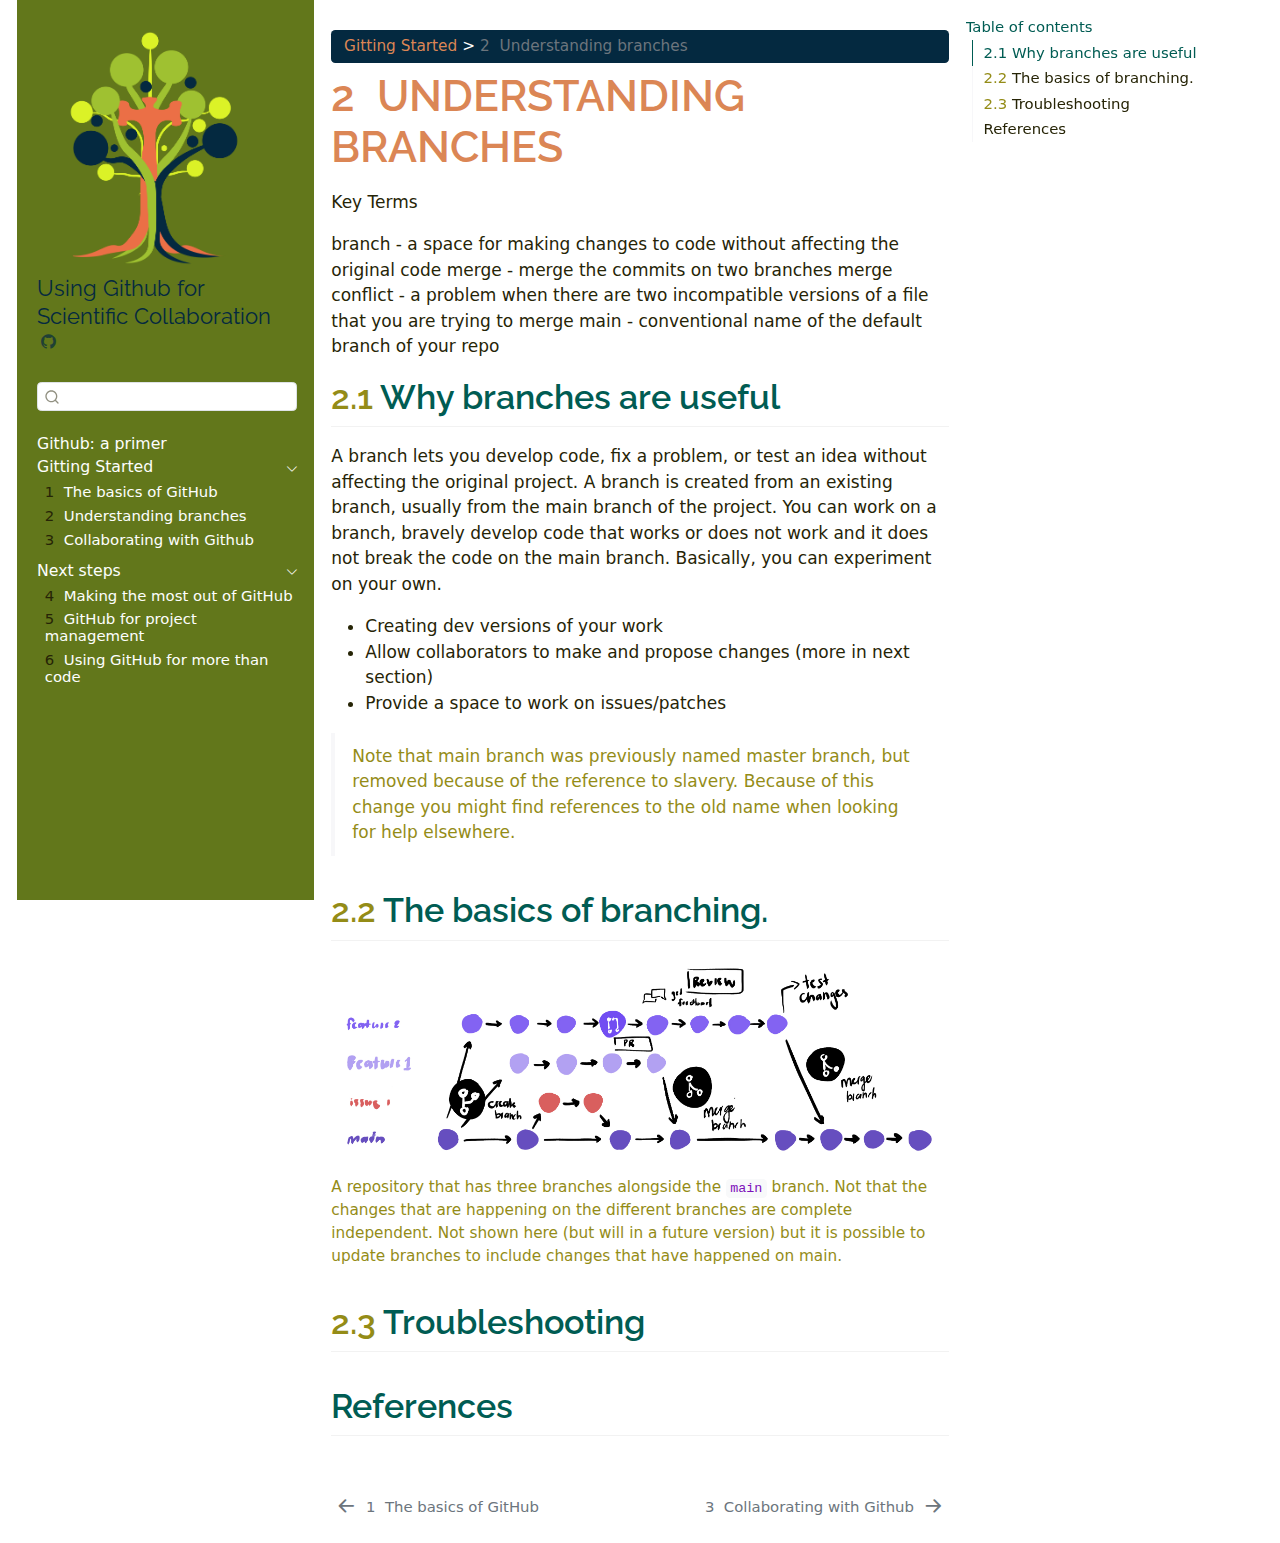
<file: branches.html>
<!DOCTYPE html>
<html xmlns="http://www.w3.org/1999/xhtml" lang="en" xml:lang="en"><head>

<meta charset="utf-8">
<meta name="generator" content="quarto-1.7.11">

<meta name="viewport" content="width=device-width, initial-scale=1.0, user-scalable=yes">


<title>2&nbsp; Understanding branches – Using Github for Scientific Collaboration</title>
<style>
code{white-space: pre-wrap;}
span.smallcaps{font-variant: small-caps;}
div.columns{display: flex; gap: min(4vw, 1.5em);}
div.column{flex: auto; overflow-x: auto;}
div.hanging-indent{margin-left: 1.5em; text-indent: -1.5em;}
ul.task-list{list-style: none;}
ul.task-list li input[type="checkbox"] {
  width: 0.8em;
  margin: 0 0.8em 0.2em -1em; /* quarto-specific, see https://github.com/quarto-dev/quarto-cli/issues/4556 */ 
  vertical-align: middle;
}
/* CSS for citations */
div.csl-bib-body { }
div.csl-entry {
  clear: both;
}
.hanging-indent div.csl-entry {
  margin-left:2em;
  text-indent:-2em;
}
div.csl-left-margin {
  min-width:2em;
  float:left;
}
div.csl-right-inline {
  margin-left:2em;
  padding-left:1em;
}
div.csl-indent {
  margin-left: 2em;
}</style>


<script src="site_libs/quarto-nav/quarto-nav.js"></script>
<script src="site_libs/quarto-nav/headroom.min.js"></script>
<script src="site_libs/clipboard/clipboard.min.js"></script>
<script src="site_libs/quarto-search/autocomplete.umd.js"></script>
<script src="site_libs/quarto-search/fuse.min.js"></script>
<script src="site_libs/quarto-search/quarto-search.js"></script>
<meta name="quarto:offset" content="./">
<link href="./collaborating.html" rel="next">
<link href="./basics.html" rel="prev">
<link href="./assets/logo.png" rel="icon" type="image/png">
<script src="site_libs/quarto-html/quarto.js" type="module"></script>
<script src="site_libs/quarto-html/tabsets/tabsets.js" type="module"></script>
<script src="site_libs/quarto-html/popper.min.js"></script>
<script src="site_libs/quarto-html/tippy.umd.min.js"></script>
<script src="site_libs/quarto-html/anchor.min.js"></script>
<link href="site_libs/quarto-html/tippy.css" rel="stylesheet">
<link href="site_libs/quarto-html/quarto-syntax-highlighting-73e053f00451a6823eaeab9714ac17cd.css" rel="stylesheet" id="quarto-text-highlighting-styles">
<script src="site_libs/bootstrap/bootstrap.min.js"></script>
<link href="site_libs/bootstrap/bootstrap-icons.css" rel="stylesheet">
<link href="site_libs/bootstrap/bootstrap-642f5a37f5ae86e41a75a802ae529969.min.css" rel="stylesheet" append-hash="true" id="quarto-bootstrap" data-mode="light">
<script id="quarto-search-options" type="application/json">{
  "location": "sidebar",
  "copy-button": false,
  "collapse-after": 3,
  "panel-placement": "start",
  "type": "textbox",
  "limit": 50,
  "keyboard-shortcut": [
    "f",
    "/",
    "s"
  ],
  "show-item-context": false,
  "language": {
    "search-no-results-text": "No results",
    "search-matching-documents-text": "matching documents",
    "search-copy-link-title": "Copy link to search",
    "search-hide-matches-text": "Hide additional matches",
    "search-more-match-text": "more match in this document",
    "search-more-matches-text": "more matches in this document",
    "search-clear-button-title": "Clear",
    "search-text-placeholder": "",
    "search-detached-cancel-button-title": "Cancel",
    "search-submit-button-title": "Submit",
    "search-label": "Search"
  }
}</script>


</head>

<body class="nav-sidebar floating">

<div id="quarto-search-results"></div>
  <header id="quarto-header" class="headroom fixed-top">
  <nav class="quarto-secondary-nav">
    <div class="container-fluid d-flex">
      <button type="button" class="quarto-btn-toggle btn" data-bs-toggle="collapse" role="button" data-bs-target=".quarto-sidebar-collapse-item" aria-controls="quarto-sidebar" aria-expanded="false" aria-label="Toggle sidebar navigation" onclick="if (window.quartoToggleHeadroom) { window.quartoToggleHeadroom(); }">
        <i class="bi bi-layout-text-sidebar-reverse"></i>
      </button>
        <nav class="quarto-page-breadcrumbs" aria-label="breadcrumb"><ol class="breadcrumb"><li class="breadcrumb-item"><a href="./basics.html">Gitting Started</a></li><li class="breadcrumb-item"><a href="./branches.html"><span class="chapter-number">2</span>&nbsp; <span class="chapter-title">Understanding branches</span></a></li></ol></nav>
        <a class="flex-grow-1" role="navigation" data-bs-toggle="collapse" data-bs-target=".quarto-sidebar-collapse-item" aria-controls="quarto-sidebar" aria-expanded="false" aria-label="Toggle sidebar navigation" onclick="if (window.quartoToggleHeadroom) { window.quartoToggleHeadroom(); }">      
        </a>
      <button type="button" class="btn quarto-search-button" aria-label="Search" onclick="window.quartoOpenSearch();">
        <i class="bi bi-search"></i>
      </button>
    </div>
  </nav>
</header>
<!-- content -->
<div id="quarto-content" class="quarto-container page-columns page-rows-contents page-layout-article">
<!-- sidebar -->
  <nav id="quarto-sidebar" class="sidebar collapse collapse-horizontal quarto-sidebar-collapse-item sidebar-navigation floating overflow-auto">
    <div class="pt-lg-2 mt-2 text-left sidebar-header sidebar-header-stacked">
      <a href="./index.html" class="sidebar-logo-link">
      <img src="./assets/logo.png" alt="" class="sidebar-logo py-0 d-lg-inline d-none">
      </a>
    <div class="sidebar-title mb-0 py-0">
      <a href="./">Using Github for Scientific Collaboration</a> 
        <div class="sidebar-tools-main">
    <a href="https://github.com/BecksLab/tutorial_github" title="Source Code" class="quarto-navigation-tool px-1" aria-label="Source Code"><i class="bi bi-github"></i></a>
</div>
    </div>
      </div>
        <div class="mt-2 flex-shrink-0 align-items-center">
        <div class="sidebar-search">
        <div id="quarto-search" class="" title="Search"></div>
        </div>
        </div>
    <div class="sidebar-menu-container"> 
    <ul class="list-unstyled mt-1">
        <li class="sidebar-item">
  <div class="sidebar-item-container"> 
  <a href="./index.html" class="sidebar-item-text sidebar-link">
 <span class="menu-text">Github: a primer</span></a>
  </div>
</li>
        <li class="sidebar-item sidebar-item-section">
      <div class="sidebar-item-container"> 
            <a class="sidebar-item-text sidebar-link text-start" data-bs-toggle="collapse" data-bs-target="#quarto-sidebar-section-1" role="navigation" aria-expanded="true">
 <span class="menu-text">Gitting Started</span></a>
          <a class="sidebar-item-toggle text-start" data-bs-toggle="collapse" data-bs-target="#quarto-sidebar-section-1" role="navigation" aria-expanded="true" aria-label="Toggle section">
            <i class="bi bi-chevron-right ms-2"></i>
          </a> 
      </div>
      <ul id="quarto-sidebar-section-1" class="collapse list-unstyled sidebar-section depth1 show">  
          <li class="sidebar-item">
  <div class="sidebar-item-container"> 
  <a href="./basics.html" class="sidebar-item-text sidebar-link">
 <span class="menu-text"><span class="chapter-number">1</span>&nbsp; <span class="chapter-title">The basics of GitHub</span></span></a>
  </div>
</li>
          <li class="sidebar-item">
  <div class="sidebar-item-container"> 
  <a href="./branches.html" class="sidebar-item-text sidebar-link active">
 <span class="menu-text"><span class="chapter-number">2</span>&nbsp; <span class="chapter-title">Understanding branches</span></span></a>
  </div>
</li>
          <li class="sidebar-item">
  <div class="sidebar-item-container"> 
  <a href="./collaborating.html" class="sidebar-item-text sidebar-link">
 <span class="menu-text"><span class="chapter-number">3</span>&nbsp; <span class="chapter-title">Collaborating with Github</span></span></a>
  </div>
</li>
      </ul>
  </li>
        <li class="sidebar-item sidebar-item-section">
      <div class="sidebar-item-container"> 
            <a class="sidebar-item-text sidebar-link text-start" data-bs-toggle="collapse" data-bs-target="#quarto-sidebar-section-2" role="navigation" aria-expanded="true">
 <span class="menu-text">Next steps</span></a>
          <a class="sidebar-item-toggle text-start" data-bs-toggle="collapse" data-bs-target="#quarto-sidebar-section-2" role="navigation" aria-expanded="true" aria-label="Toggle section">
            <i class="bi bi-chevron-right ms-2"></i>
          </a> 
      </div>
      <ul id="quarto-sidebar-section-2" class="collapse list-unstyled sidebar-section depth1 show">  
          <li class="sidebar-item">
  <div class="sidebar-item-container"> 
  <a href="./maximising.html" class="sidebar-item-text sidebar-link">
 <span class="menu-text"><span class="chapter-number">4</span>&nbsp; <span class="chapter-title">Making the most out of GitHub</span></span></a>
  </div>
</li>
          <li class="sidebar-item">
  <div class="sidebar-item-container"> 
  <a href="./project_management.html" class="sidebar-item-text sidebar-link">
 <span class="menu-text"><span class="chapter-number">5</span>&nbsp; <span class="chapter-title">GitHub for project management</span></span></a>
  </div>
</li>
          <li class="sidebar-item">
  <div class="sidebar-item-container"> 
  <a href="./content.html" class="sidebar-item-text sidebar-link">
 <span class="menu-text"><span class="chapter-number">6</span>&nbsp; <span class="chapter-title">Using GitHub for more than code</span></span></a>
  </div>
</li>
      </ul>
  </li>
    </ul>
    </div>
</nav>
<div id="quarto-sidebar-glass" class="quarto-sidebar-collapse-item" data-bs-toggle="collapse" data-bs-target=".quarto-sidebar-collapse-item"></div>
<!-- margin-sidebar -->
    <div id="quarto-margin-sidebar" class="sidebar margin-sidebar">
        <nav id="TOC" role="doc-toc" class="toc-active">
    <h2 id="toc-title">Table of contents</h2>
   
  <ul>
  <li><a href="#why-branches-are-useful" id="toc-why-branches-are-useful" class="nav-link active" data-scroll-target="#why-branches-are-useful"><span class="header-section-number">2.1</span> Why branches are useful</a></li>
  <li><a href="#the-basics-of-branching." id="toc-the-basics-of-branching." class="nav-link" data-scroll-target="#the-basics-of-branching."><span class="header-section-number">2.2</span> The basics of branching.</a></li>
  <li><a href="#troubleshooting" id="toc-troubleshooting" class="nav-link" data-scroll-target="#troubleshooting"><span class="header-section-number">2.3</span> Troubleshooting</a></li>
  <li><a href="#references" id="toc-references" class="nav-link" data-scroll-target="#references">References</a></li>
  </ul>
</nav>
    </div>
<!-- main -->
<main class="content" id="quarto-document-content">

<header id="title-block-header" class="quarto-title-block default"><nav class="quarto-page-breadcrumbs quarto-title-breadcrumbs d-none d-lg-block" aria-label="breadcrumb"><ol class="breadcrumb"><li class="breadcrumb-item"><a href="./basics.html">Gitting Started</a></li><li class="breadcrumb-item"><a href="./branches.html"><span class="chapter-number">2</span>&nbsp; <span class="chapter-title">Understanding branches</span></a></li></ol></nav>
<div class="quarto-title">
<h1 class="title"><span class="chapter-number">2</span>&nbsp; <span class="chapter-title">Understanding branches</span></h1>
</div>



<div class="quarto-title-meta">

    
  
    
  </div>
  


</header>


<p>Key Terms</p>
<p>branch - a space for making changes to code without affecting the original code merge - merge the commits on two branches merge conflict - a problem when there are two incompatible versions of a file that you are trying to merge main - conventional name of the default branch of your repo</p>
<section id="why-branches-are-useful" class="level2" data-number="2.1">
<h2 data-number="2.1" class="anchored" data-anchor-id="why-branches-are-useful"><span class="header-section-number">2.1</span> Why branches are useful</h2>
<p>A branch lets you develop code, fix a problem, or test an idea without affecting the original project. A branch is created from an existing branch, usually from the main branch of the project. You can work on a branch, bravely develop code that works or does not work and it does not break the code on the main branch. Basically, you can experiment on your own.</p>
<ul>
<li>Creating dev versions of your work</li>
<li>Allow collaborators to make and propose changes (more in next section)</li>
<li>Provide a space to work on issues/patches</li>
</ul>
<blockquote class="blockquote">
<p>Note that main branch was previously named master branch, but removed because of the reference to slavery. Because of this change you might find references to the old name when looking for help elsewhere.</p>
</blockquote>
</section>
<section id="the-basics-of-branching." class="level2" data-number="2.2">
<h2 data-number="2.2" class="anchored" data-anchor-id="the-basics-of-branching."><span class="header-section-number">2.2</span> The basics of branching.</h2>
<div class="quarto-figure quarto-figure-center">
<figure class="figure">
<p><img src="assets/workflows/branching.png" class="img-fluid figure-img"></p>
<figcaption>A repository that has three branches alongside the <code>main</code> branch. Not that the changes that are happening on the different branches are complete independent. Not shown here (but will in a future version) but it is possible to update branches to include changes that have happened on main.</figcaption>
</figure>
</div>
</section>
<section id="troubleshooting" class="level2" data-number="2.3">
<h2 data-number="2.3" class="anchored" data-anchor-id="troubleshooting"><span class="header-section-number">2.3</span> Troubleshooting</h2>
</section>
<section id="references" class="level2 unnumbered">
<h2 class="unnumbered anchored" data-anchor-id="references">References</h2>
<div id="refs" role="list" style="display: none">

</div>


</section>

</main> <!-- /main -->
<script id="quarto-html-after-body" type="application/javascript">
window.document.addEventListener("DOMContentLoaded", function (event) {
  const toggleBodyColorMode = (bsSheetEl) => {
    const mode = bsSheetEl.getAttribute("data-mode");
    const bodyEl = window.document.querySelector("body");
    if (mode === "dark") {
      bodyEl.classList.add("quarto-dark");
      bodyEl.classList.remove("quarto-light");
    } else {
      bodyEl.classList.add("quarto-light");
      bodyEl.classList.remove("quarto-dark");
    }
  }
  const toggleBodyColorPrimary = () => {
    const bsSheetEl = window.document.querySelector("link#quarto-bootstrap");
    if (bsSheetEl) {
      toggleBodyColorMode(bsSheetEl);
    }
  }
  toggleBodyColorPrimary();  
  const icon = "";
  const anchorJS = new window.AnchorJS();
  anchorJS.options = {
    placement: 'right',
    icon: icon
  };
  anchorJS.add('.anchored');
  const isCodeAnnotation = (el) => {
    for (const clz of el.classList) {
      if (clz.startsWith('code-annotation-')) {                     
        return true;
      }
    }
    return false;
  }
  const onCopySuccess = function(e) {
    // button target
    const button = e.trigger;
    // don't keep focus
    button.blur();
    // flash "checked"
    button.classList.add('code-copy-button-checked');
    var currentTitle = button.getAttribute("title");
    button.setAttribute("title", "Copied!");
    let tooltip;
    if (window.bootstrap) {
      button.setAttribute("data-bs-toggle", "tooltip");
      button.setAttribute("data-bs-placement", "left");
      button.setAttribute("data-bs-title", "Copied!");
      tooltip = new bootstrap.Tooltip(button, 
        { trigger: "manual", 
          customClass: "code-copy-button-tooltip",
          offset: [0, -8]});
      tooltip.show();    
    }
    setTimeout(function() {
      if (tooltip) {
        tooltip.hide();
        button.removeAttribute("data-bs-title");
        button.removeAttribute("data-bs-toggle");
        button.removeAttribute("data-bs-placement");
      }
      button.setAttribute("title", currentTitle);
      button.classList.remove('code-copy-button-checked');
    }, 1000);
    // clear code selection
    e.clearSelection();
  }
  const getTextToCopy = function(trigger) {
      const codeEl = trigger.previousElementSibling.cloneNode(true);
      for (const childEl of codeEl.children) {
        if (isCodeAnnotation(childEl)) {
          childEl.remove();
        }
      }
      return codeEl.innerText;
  }
  const clipboard = new window.ClipboardJS('.code-copy-button:not([data-in-quarto-modal])', {
    text: getTextToCopy
  });
  clipboard.on('success', onCopySuccess);
  if (window.document.getElementById('quarto-embedded-source-code-modal')) {
    const clipboardModal = new window.ClipboardJS('.code-copy-button[data-in-quarto-modal]', {
      text: getTextToCopy,
      container: window.document.getElementById('quarto-embedded-source-code-modal')
    });
    clipboardModal.on('success', onCopySuccess);
  }
    var localhostRegex = new RegExp(/^(?:http|https):\/\/localhost\:?[0-9]*\//);
    var mailtoRegex = new RegExp(/^mailto:/);
      var filterRegex = new RegExp('/' + window.location.host + '/');
    var isInternal = (href) => {
        return filterRegex.test(href) || localhostRegex.test(href) || mailtoRegex.test(href);
    }
    // Inspect non-navigation links and adorn them if external
 	var links = window.document.querySelectorAll('a[href]:not(.nav-link):not(.navbar-brand):not(.toc-action):not(.sidebar-link):not(.sidebar-item-toggle):not(.pagination-link):not(.no-external):not([aria-hidden]):not(.dropdown-item):not(.quarto-navigation-tool):not(.about-link)');
    for (var i=0; i<links.length; i++) {
      const link = links[i];
      if (!isInternal(link.href)) {
        // undo the damage that might have been done by quarto-nav.js in the case of
        // links that we want to consider external
        if (link.dataset.originalHref !== undefined) {
          link.href = link.dataset.originalHref;
        }
      }
    }
  function tippyHover(el, contentFn, onTriggerFn, onUntriggerFn) {
    const config = {
      allowHTML: true,
      maxWidth: 500,
      delay: 100,
      arrow: false,
      appendTo: function(el) {
          return el.parentElement;
      },
      interactive: true,
      interactiveBorder: 10,
      theme: 'quarto',
      placement: 'bottom-start',
    };
    if (contentFn) {
      config.content = contentFn;
    }
    if (onTriggerFn) {
      config.onTrigger = onTriggerFn;
    }
    if (onUntriggerFn) {
      config.onUntrigger = onUntriggerFn;
    }
    window.tippy(el, config); 
  }
  const noterefs = window.document.querySelectorAll('a[role="doc-noteref"]');
  for (var i=0; i<noterefs.length; i++) {
    const ref = noterefs[i];
    tippyHover(ref, function() {
      // use id or data attribute instead here
      let href = ref.getAttribute('data-footnote-href') || ref.getAttribute('href');
      try { href = new URL(href).hash; } catch {}
      const id = href.replace(/^#\/?/, "");
      const note = window.document.getElementById(id);
      if (note) {
        return note.innerHTML;
      } else {
        return "";
      }
    });
  }
  const xrefs = window.document.querySelectorAll('a.quarto-xref');
  const processXRef = (id, note) => {
    // Strip column container classes
    const stripColumnClz = (el) => {
      el.classList.remove("page-full", "page-columns");
      if (el.children) {
        for (const child of el.children) {
          stripColumnClz(child);
        }
      }
    }
    stripColumnClz(note)
    if (id === null || id.startsWith('sec-')) {
      // Special case sections, only their first couple elements
      const container = document.createElement("div");
      if (note.children && note.children.length > 2) {
        container.appendChild(note.children[0].cloneNode(true));
        for (let i = 1; i < note.children.length; i++) {
          const child = note.children[i];
          if (child.tagName === "P" && child.innerText === "") {
            continue;
          } else {
            container.appendChild(child.cloneNode(true));
            break;
          }
        }
        if (window.Quarto?.typesetMath) {
          window.Quarto.typesetMath(container);
        }
        return container.innerHTML
      } else {
        if (window.Quarto?.typesetMath) {
          window.Quarto.typesetMath(note);
        }
        return note.innerHTML;
      }
    } else {
      // Remove any anchor links if they are present
      const anchorLink = note.querySelector('a.anchorjs-link');
      if (anchorLink) {
        anchorLink.remove();
      }
      if (window.Quarto?.typesetMath) {
        window.Quarto.typesetMath(note);
      }
      if (note.classList.contains("callout")) {
        return note.outerHTML;
      } else {
        return note.innerHTML;
      }
    }
  }
  for (var i=0; i<xrefs.length; i++) {
    const xref = xrefs[i];
    tippyHover(xref, undefined, function(instance) {
      instance.disable();
      let url = xref.getAttribute('href');
      let hash = undefined; 
      if (url.startsWith('#')) {
        hash = url;
      } else {
        try { hash = new URL(url).hash; } catch {}
      }
      if (hash) {
        const id = hash.replace(/^#\/?/, "");
        const note = window.document.getElementById(id);
        if (note !== null) {
          try {
            const html = processXRef(id, note.cloneNode(true));
            instance.setContent(html);
          } finally {
            instance.enable();
            instance.show();
          }
        } else {
          // See if we can fetch this
          fetch(url.split('#')[0])
          .then(res => res.text())
          .then(html => {
            const parser = new DOMParser();
            const htmlDoc = parser.parseFromString(html, "text/html");
            const note = htmlDoc.getElementById(id);
            if (note !== null) {
              const html = processXRef(id, note);
              instance.setContent(html);
            } 
          }).finally(() => {
            instance.enable();
            instance.show();
          });
        }
      } else {
        // See if we can fetch a full url (with no hash to target)
        // This is a special case and we should probably do some content thinning / targeting
        fetch(url)
        .then(res => res.text())
        .then(html => {
          const parser = new DOMParser();
          const htmlDoc = parser.parseFromString(html, "text/html");
          const note = htmlDoc.querySelector('main.content');
          if (note !== null) {
            // This should only happen for chapter cross references
            // (since there is no id in the URL)
            // remove the first header
            if (note.children.length > 0 && note.children[0].tagName === "HEADER") {
              note.children[0].remove();
            }
            const html = processXRef(null, note);
            instance.setContent(html);
          } 
        }).finally(() => {
          instance.enable();
          instance.show();
        });
      }
    }, function(instance) {
    });
  }
      let selectedAnnoteEl;
      const selectorForAnnotation = ( cell, annotation) => {
        let cellAttr = 'data-code-cell="' + cell + '"';
        let lineAttr = 'data-code-annotation="' +  annotation + '"';
        const selector = 'span[' + cellAttr + '][' + lineAttr + ']';
        return selector;
      }
      const selectCodeLines = (annoteEl) => {
        const doc = window.document;
        const targetCell = annoteEl.getAttribute("data-target-cell");
        const targetAnnotation = annoteEl.getAttribute("data-target-annotation");
        const annoteSpan = window.document.querySelector(selectorForAnnotation(targetCell, targetAnnotation));
        const lines = annoteSpan.getAttribute("data-code-lines").split(",");
        const lineIds = lines.map((line) => {
          return targetCell + "-" + line;
        })
        let top = null;
        let height = null;
        let parent = null;
        if (lineIds.length > 0) {
            //compute the position of the single el (top and bottom and make a div)
            const el = window.document.getElementById(lineIds[0]);
            top = el.offsetTop;
            height = el.offsetHeight;
            parent = el.parentElement.parentElement;
          if (lineIds.length > 1) {
            const lastEl = window.document.getElementById(lineIds[lineIds.length - 1]);
            const bottom = lastEl.offsetTop + lastEl.offsetHeight;
            height = bottom - top;
          }
          if (top !== null && height !== null && parent !== null) {
            // cook up a div (if necessary) and position it 
            let div = window.document.getElementById("code-annotation-line-highlight");
            if (div === null) {
              div = window.document.createElement("div");
              div.setAttribute("id", "code-annotation-line-highlight");
              div.style.position = 'absolute';
              parent.appendChild(div);
            }
            div.style.top = top - 2 + "px";
            div.style.height = height + 4 + "px";
            div.style.left = 0;
            let gutterDiv = window.document.getElementById("code-annotation-line-highlight-gutter");
            if (gutterDiv === null) {
              gutterDiv = window.document.createElement("div");
              gutterDiv.setAttribute("id", "code-annotation-line-highlight-gutter");
              gutterDiv.style.position = 'absolute';
              const codeCell = window.document.getElementById(targetCell);
              const gutter = codeCell.querySelector('.code-annotation-gutter');
              gutter.appendChild(gutterDiv);
            }
            gutterDiv.style.top = top - 2 + "px";
            gutterDiv.style.height = height + 4 + "px";
          }
          selectedAnnoteEl = annoteEl;
        }
      };
      const unselectCodeLines = () => {
        const elementsIds = ["code-annotation-line-highlight", "code-annotation-line-highlight-gutter"];
        elementsIds.forEach((elId) => {
          const div = window.document.getElementById(elId);
          if (div) {
            div.remove();
          }
        });
        selectedAnnoteEl = undefined;
      };
        // Handle positioning of the toggle
    window.addEventListener(
      "resize",
      throttle(() => {
        elRect = undefined;
        if (selectedAnnoteEl) {
          selectCodeLines(selectedAnnoteEl);
        }
      }, 10)
    );
    function throttle(fn, ms) {
    let throttle = false;
    let timer;
      return (...args) => {
        if(!throttle) { // first call gets through
            fn.apply(this, args);
            throttle = true;
        } else { // all the others get throttled
            if(timer) clearTimeout(timer); // cancel #2
            timer = setTimeout(() => {
              fn.apply(this, args);
              timer = throttle = false;
            }, ms);
        }
      };
    }
      // Attach click handler to the DT
      const annoteDls = window.document.querySelectorAll('dt[data-target-cell]');
      for (const annoteDlNode of annoteDls) {
        annoteDlNode.addEventListener('click', (event) => {
          const clickedEl = event.target;
          if (clickedEl !== selectedAnnoteEl) {
            unselectCodeLines();
            const activeEl = window.document.querySelector('dt[data-target-cell].code-annotation-active');
            if (activeEl) {
              activeEl.classList.remove('code-annotation-active');
            }
            selectCodeLines(clickedEl);
            clickedEl.classList.add('code-annotation-active');
          } else {
            // Unselect the line
            unselectCodeLines();
            clickedEl.classList.remove('code-annotation-active');
          }
        });
      }
  const findCites = (el) => {
    const parentEl = el.parentElement;
    if (parentEl) {
      const cites = parentEl.dataset.cites;
      if (cites) {
        return {
          el,
          cites: cites.split(' ')
        };
      } else {
        return findCites(el.parentElement)
      }
    } else {
      return undefined;
    }
  };
  var bibliorefs = window.document.querySelectorAll('a[role="doc-biblioref"]');
  for (var i=0; i<bibliorefs.length; i++) {
    const ref = bibliorefs[i];
    const citeInfo = findCites(ref);
    if (citeInfo) {
      tippyHover(citeInfo.el, function() {
        var popup = window.document.createElement('div');
        citeInfo.cites.forEach(function(cite) {
          var citeDiv = window.document.createElement('div');
          citeDiv.classList.add('hanging-indent');
          citeDiv.classList.add('csl-entry');
          var biblioDiv = window.document.getElementById('ref-' + cite);
          if (biblioDiv) {
            citeDiv.innerHTML = biblioDiv.innerHTML;
          }
          popup.appendChild(citeDiv);
        });
        return popup.innerHTML;
      });
    }
  }
});
</script>
<nav class="page-navigation">
  <div class="nav-page nav-page-previous">
      <a href="./basics.html" class="pagination-link" aria-label="The basics of GitHub">
        <i class="bi bi-arrow-left-short"></i> <span class="nav-page-text"><span class="chapter-number">1</span>&nbsp; <span class="chapter-title">The basics of GitHub</span></span>
      </a>          
  </div>
  <div class="nav-page nav-page-next">
      <a href="./collaborating.html" class="pagination-link" aria-label="Collaborating with Github">
        <span class="nav-page-text"><span class="chapter-number">3</span>&nbsp; <span class="chapter-title">Collaborating with Github</span></span> <i class="bi bi-arrow-right-short"></i>
      </a>
  </div>
</nav>
</div> <!-- /content -->




</body></html>
</file>
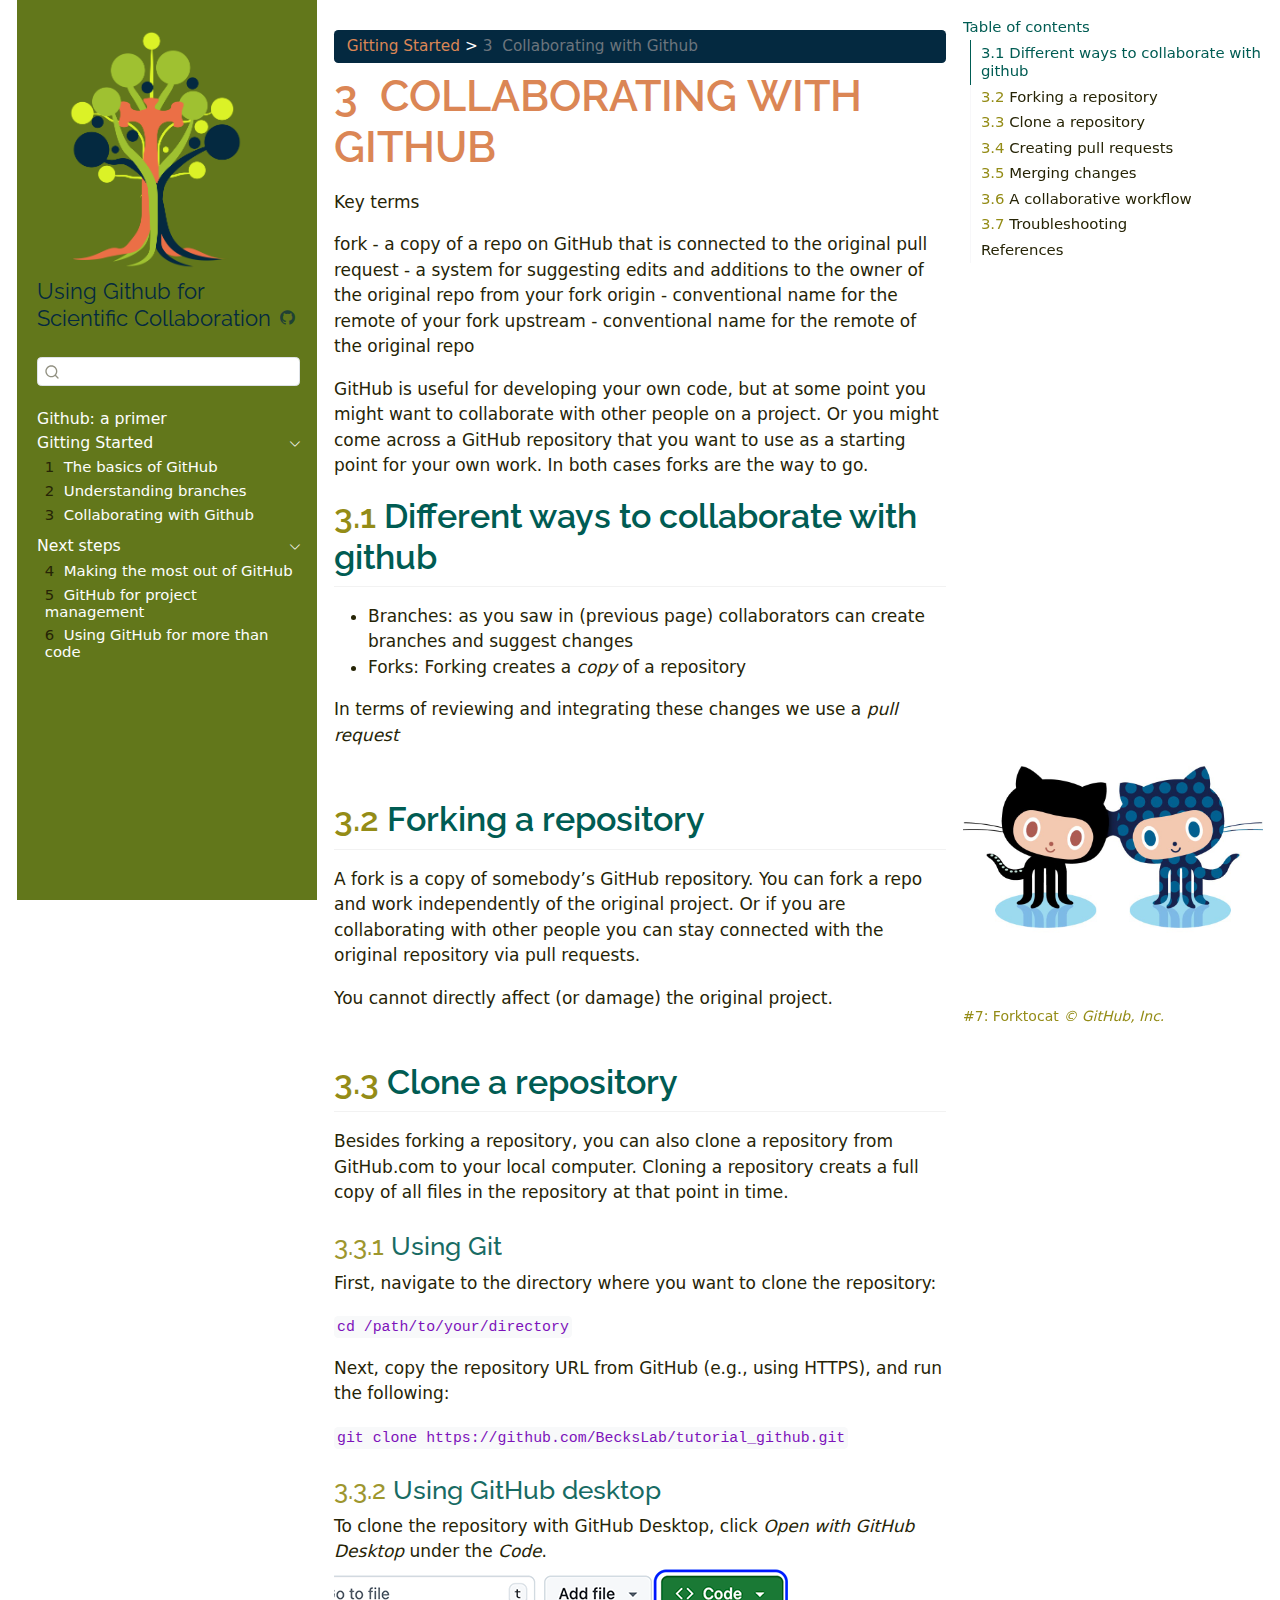
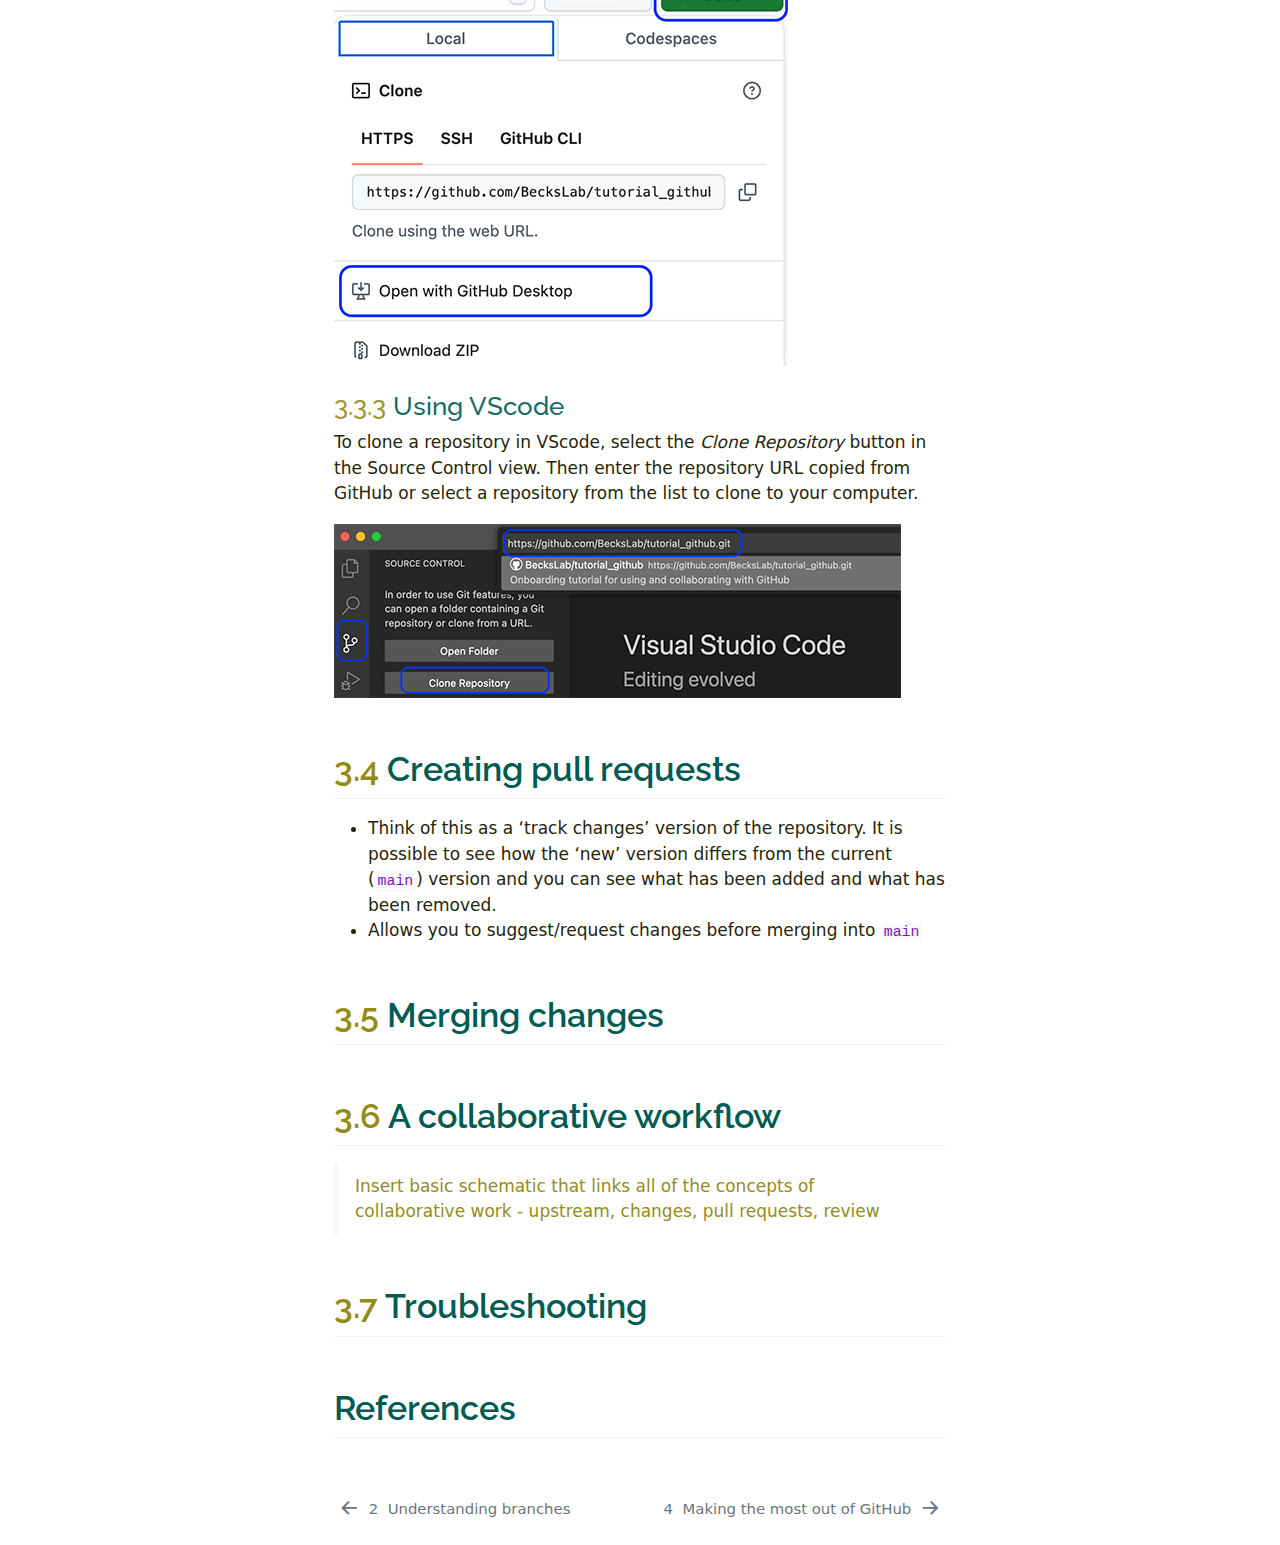
<file: collaborating.html>
<!DOCTYPE html>
<html xmlns="http://www.w3.org/1999/xhtml" lang="en" xml:lang="en"><head>

<meta charset="utf-8">
<meta name="generator" content="quarto-1.7.11">

<meta name="viewport" content="width=device-width, initial-scale=1.0, user-scalable=yes">


<title>3&nbsp; Collaborating with Github – Using Github for Scientific Collaboration</title>
<style>
code{white-space: pre-wrap;}
span.smallcaps{font-variant: small-caps;}
div.columns{display: flex; gap: min(4vw, 1.5em);}
div.column{flex: auto; overflow-x: auto;}
div.hanging-indent{margin-left: 1.5em; text-indent: -1.5em;}
ul.task-list{list-style: none;}
ul.task-list li input[type="checkbox"] {
  width: 0.8em;
  margin: 0 0.8em 0.2em -1em; /* quarto-specific, see https://github.com/quarto-dev/quarto-cli/issues/4556 */ 
  vertical-align: middle;
}
/* CSS for citations */
div.csl-bib-body { }
div.csl-entry {
  clear: both;
}
.hanging-indent div.csl-entry {
  margin-left:2em;
  text-indent:-2em;
}
div.csl-left-margin {
  min-width:2em;
  float:left;
}
div.csl-right-inline {
  margin-left:2em;
  padding-left:1em;
}
div.csl-indent {
  margin-left: 2em;
}</style>


<script src="site_libs/quarto-nav/quarto-nav.js"></script>
<script src="site_libs/quarto-nav/headroom.min.js"></script>
<script src="site_libs/clipboard/clipboard.min.js"></script>
<script src="site_libs/quarto-search/autocomplete.umd.js"></script>
<script src="site_libs/quarto-search/fuse.min.js"></script>
<script src="site_libs/quarto-search/quarto-search.js"></script>
<meta name="quarto:offset" content="./">
<link href="./maximising.html" rel="next">
<link href="./branches.html" rel="prev">
<link href="./assets/logo.png" rel="icon" type="image/png">
<script src="site_libs/quarto-html/quarto.js" type="module"></script>
<script src="site_libs/quarto-html/tabsets/tabsets.js" type="module"></script>
<script src="site_libs/quarto-html/popper.min.js"></script>
<script src="site_libs/quarto-html/tippy.umd.min.js"></script>
<script src="site_libs/quarto-html/anchor.min.js"></script>
<link href="site_libs/quarto-html/tippy.css" rel="stylesheet">
<link href="site_libs/quarto-html/quarto-syntax-highlighting-73e053f00451a6823eaeab9714ac17cd.css" rel="stylesheet" id="quarto-text-highlighting-styles">
<script src="site_libs/bootstrap/bootstrap.min.js"></script>
<link href="site_libs/bootstrap/bootstrap-icons.css" rel="stylesheet">
<link href="site_libs/bootstrap/bootstrap-642f5a37f5ae86e41a75a802ae529969.min.css" rel="stylesheet" append-hash="true" id="quarto-bootstrap" data-mode="light">
<script id="quarto-search-options" type="application/json">{
  "location": "sidebar",
  "copy-button": false,
  "collapse-after": 3,
  "panel-placement": "start",
  "type": "textbox",
  "limit": 50,
  "keyboard-shortcut": [
    "f",
    "/",
    "s"
  ],
  "show-item-context": false,
  "language": {
    "search-no-results-text": "No results",
    "search-matching-documents-text": "matching documents",
    "search-copy-link-title": "Copy link to search",
    "search-hide-matches-text": "Hide additional matches",
    "search-more-match-text": "more match in this document",
    "search-more-matches-text": "more matches in this document",
    "search-clear-button-title": "Clear",
    "search-text-placeholder": "",
    "search-detached-cancel-button-title": "Cancel",
    "search-submit-button-title": "Submit",
    "search-label": "Search"
  }
}</script>


</head>

<body class="nav-sidebar floating slimcontent">

<div id="quarto-search-results"></div>
  <header id="quarto-header" class="headroom fixed-top">
  <nav class="quarto-secondary-nav">
    <div class="container-fluid d-flex">
      <button type="button" class="quarto-btn-toggle btn" data-bs-toggle="collapse" role="button" data-bs-target=".quarto-sidebar-collapse-item" aria-controls="quarto-sidebar" aria-expanded="false" aria-label="Toggle sidebar navigation" onclick="if (window.quartoToggleHeadroom) { window.quartoToggleHeadroom(); }">
        <i class="bi bi-layout-text-sidebar-reverse"></i>
      </button>
        <nav class="quarto-page-breadcrumbs" aria-label="breadcrumb"><ol class="breadcrumb"><li class="breadcrumb-item"><a href="./basics.html">Gitting Started</a></li><li class="breadcrumb-item"><a href="./collaborating.html"><span class="chapter-number">3</span>&nbsp; <span class="chapter-title">Collaborating with Github</span></a></li></ol></nav>
        <a class="flex-grow-1" role="navigation" data-bs-toggle="collapse" data-bs-target=".quarto-sidebar-collapse-item" aria-controls="quarto-sidebar" aria-expanded="false" aria-label="Toggle sidebar navigation" onclick="if (window.quartoToggleHeadroom) { window.quartoToggleHeadroom(); }">      
        </a>
      <button type="button" class="btn quarto-search-button" aria-label="Search" onclick="window.quartoOpenSearch();">
        <i class="bi bi-search"></i>
      </button>
    </div>
  </nav>
</header>
<!-- content -->
<div id="quarto-content" class="quarto-container page-columns page-rows-contents page-layout-article">
<!-- sidebar -->
  <nav id="quarto-sidebar" class="sidebar collapse collapse-horizontal quarto-sidebar-collapse-item sidebar-navigation floating overflow-auto">
    <div class="pt-lg-2 mt-2 text-left sidebar-header sidebar-header-stacked">
      <a href="./index.html" class="sidebar-logo-link">
      <img src="./assets/logo.png" alt="" class="sidebar-logo py-0 d-lg-inline d-none">
      </a>
    <div class="sidebar-title mb-0 py-0">
      <a href="./">Using Github for Scientific Collaboration</a> 
        <div class="sidebar-tools-main">
    <a href="https://github.com/BecksLab/tutorial_github" title="Source Code" class="quarto-navigation-tool px-1" aria-label="Source Code"><i class="bi bi-github"></i></a>
</div>
    </div>
      </div>
        <div class="mt-2 flex-shrink-0 align-items-center">
        <div class="sidebar-search">
        <div id="quarto-search" class="" title="Search"></div>
        </div>
        </div>
    <div class="sidebar-menu-container"> 
    <ul class="list-unstyled mt-1">
        <li class="sidebar-item">
  <div class="sidebar-item-container"> 
  <a href="./index.html" class="sidebar-item-text sidebar-link">
 <span class="menu-text">Github: a primer</span></a>
  </div>
</li>
        <li class="sidebar-item sidebar-item-section">
      <div class="sidebar-item-container"> 
            <a class="sidebar-item-text sidebar-link text-start" data-bs-toggle="collapse" data-bs-target="#quarto-sidebar-section-1" role="navigation" aria-expanded="true">
 <span class="menu-text">Gitting Started</span></a>
          <a class="sidebar-item-toggle text-start" data-bs-toggle="collapse" data-bs-target="#quarto-sidebar-section-1" role="navigation" aria-expanded="true" aria-label="Toggle section">
            <i class="bi bi-chevron-right ms-2"></i>
          </a> 
      </div>
      <ul id="quarto-sidebar-section-1" class="collapse list-unstyled sidebar-section depth1 show">  
          <li class="sidebar-item">
  <div class="sidebar-item-container"> 
  <a href="./basics.html" class="sidebar-item-text sidebar-link">
 <span class="menu-text"><span class="chapter-number">1</span>&nbsp; <span class="chapter-title">The basics of GitHub</span></span></a>
  </div>
</li>
          <li class="sidebar-item">
  <div class="sidebar-item-container"> 
  <a href="./branches.html" class="sidebar-item-text sidebar-link">
 <span class="menu-text"><span class="chapter-number">2</span>&nbsp; <span class="chapter-title">Understanding branches</span></span></a>
  </div>
</li>
          <li class="sidebar-item">
  <div class="sidebar-item-container"> 
  <a href="./collaborating.html" class="sidebar-item-text sidebar-link active">
 <span class="menu-text"><span class="chapter-number">3</span>&nbsp; <span class="chapter-title">Collaborating with Github</span></span></a>
  </div>
</li>
      </ul>
  </li>
        <li class="sidebar-item sidebar-item-section">
      <div class="sidebar-item-container"> 
            <a class="sidebar-item-text sidebar-link text-start" data-bs-toggle="collapse" data-bs-target="#quarto-sidebar-section-2" role="navigation" aria-expanded="true">
 <span class="menu-text">Next steps</span></a>
          <a class="sidebar-item-toggle text-start" data-bs-toggle="collapse" data-bs-target="#quarto-sidebar-section-2" role="navigation" aria-expanded="true" aria-label="Toggle section">
            <i class="bi bi-chevron-right ms-2"></i>
          </a> 
      </div>
      <ul id="quarto-sidebar-section-2" class="collapse list-unstyled sidebar-section depth1 show">  
          <li class="sidebar-item">
  <div class="sidebar-item-container"> 
  <a href="./maximising.html" class="sidebar-item-text sidebar-link">
 <span class="menu-text"><span class="chapter-number">4</span>&nbsp; <span class="chapter-title">Making the most out of GitHub</span></span></a>
  </div>
</li>
          <li class="sidebar-item">
  <div class="sidebar-item-container"> 
  <a href="./project_management.html" class="sidebar-item-text sidebar-link">
 <span class="menu-text"><span class="chapter-number">5</span>&nbsp; <span class="chapter-title">GitHub for project management</span></span></a>
  </div>
</li>
          <li class="sidebar-item">
  <div class="sidebar-item-container"> 
  <a href="./content.html" class="sidebar-item-text sidebar-link">
 <span class="menu-text"><span class="chapter-number">6</span>&nbsp; <span class="chapter-title">Using GitHub for more than code</span></span></a>
  </div>
</li>
      </ul>
  </li>
    </ul>
    </div>
</nav>
<div id="quarto-sidebar-glass" class="quarto-sidebar-collapse-item" data-bs-toggle="collapse" data-bs-target=".quarto-sidebar-collapse-item"></div>
<!-- margin-sidebar -->
    <div id="quarto-margin-sidebar" class="sidebar margin-sidebar">
        <nav id="TOC" role="doc-toc" class="toc-active">
    <h2 id="toc-title">Table of contents</h2>
   
  <ul>
  <li><a href="#different-ways-to-collaborate-with-github" id="toc-different-ways-to-collaborate-with-github" class="nav-link active" data-scroll-target="#different-ways-to-collaborate-with-github"><span class="header-section-number">3.1</span> Different ways to collaborate with github</a></li>
  <li><a href="#forking-a-repository" id="toc-forking-a-repository" class="nav-link" data-scroll-target="#forking-a-repository"><span class="header-section-number">3.2</span> Forking a repository</a></li>
  <li><a href="#clone-a-repository" id="toc-clone-a-repository" class="nav-link" data-scroll-target="#clone-a-repository"><span class="header-section-number">3.3</span> Clone a repository</a>
  <ul class="collapse">
  <li><a href="#using-git" id="toc-using-git" class="nav-link" data-scroll-target="#using-git"><span class="header-section-number">3.3.1</span> Using Git</a></li>
  <li><a href="#using-github-desktop" id="toc-using-github-desktop" class="nav-link" data-scroll-target="#using-github-desktop"><span class="header-section-number">3.3.2</span> Using GitHub desktop</a></li>
  <li><a href="#using-vscode" id="toc-using-vscode" class="nav-link" data-scroll-target="#using-vscode"><span class="header-section-number">3.3.3</span> Using VScode</a></li>
  </ul></li>
  <li><a href="#creating-pull-requests" id="toc-creating-pull-requests" class="nav-link" data-scroll-target="#creating-pull-requests"><span class="header-section-number">3.4</span> Creating pull requests</a></li>
  <li><a href="#merging-changes" id="toc-merging-changes" class="nav-link" data-scroll-target="#merging-changes"><span class="header-section-number">3.5</span> Merging changes</a></li>
  <li><a href="#a-collaborative-workflow" id="toc-a-collaborative-workflow" class="nav-link" data-scroll-target="#a-collaborative-workflow"><span class="header-section-number">3.6</span> A collaborative workflow</a></li>
  <li><a href="#troubleshooting" id="toc-troubleshooting" class="nav-link" data-scroll-target="#troubleshooting"><span class="header-section-number">3.7</span> Troubleshooting</a></li>
  <li><a href="#references" id="toc-references" class="nav-link" data-scroll-target="#references">References</a></li>
  </ul>
</nav>
    </div>
<!-- main -->
<main class="content page-columns page-full" id="quarto-document-content">

<header id="title-block-header" class="quarto-title-block default"><nav class="quarto-page-breadcrumbs quarto-title-breadcrumbs d-none d-lg-block" aria-label="breadcrumb"><ol class="breadcrumb"><li class="breadcrumb-item"><a href="./basics.html">Gitting Started</a></li><li class="breadcrumb-item"><a href="./collaborating.html"><span class="chapter-number">3</span>&nbsp; <span class="chapter-title">Collaborating with Github</span></a></li></ol></nav>
<div class="quarto-title">
<h1 class="title"><span class="chapter-number">3</span>&nbsp; <span class="chapter-title">Collaborating with Github</span></h1>
</div>



<div class="quarto-title-meta">

    
  
    
  </div>
  


</header>


<p>Key terms</p>
<p>fork - a copy of a repo on GitHub that is connected to the original pull request - a system for suggesting edits and additions to the owner of the original repo from your fork origin - conventional name for the remote of your fork upstream - conventional name for the remote of the original repo</p>
<p>GitHub is useful for developing your own code, but at some point you might want to collaborate with other people on a project. Or you might come across a GitHub repository that you want to use as a starting point for your own work. In both cases forks are the way to go.</p>
<section id="different-ways-to-collaborate-with-github" class="level2 page-columns page-full" data-number="3.1">
<h2 data-number="3.1" class="anchored" data-anchor-id="different-ways-to-collaborate-with-github"><span class="header-section-number">3.1</span> Different ways to collaborate with github</h2>
<ul>
<li>Branches: as you saw in (previous page) collaborators can create branches and suggest changes</li>
<li>Forks: Forking creates a <em>copy</em> of a repository</li>
</ul>
<p>In terms of reviewing and integrating these changes we use a <em>pull request</em></p>

<div class="no-row-height column-margin column-container"><div class="">
<div class="quarto-figure quarto-figure-center">
<figure class="figure">
<p><img src="assets/octocats/forktocat.jpg" class="img-fluid figure-img"></p>
<figcaption>#7: Forktocat <em>© GitHub, Inc.</em></figcaption>
</figure>
</div>
</div></div></section>
<section id="forking-a-repository" class="level2" data-number="3.2">
<h2 data-number="3.2" class="anchored" data-anchor-id="forking-a-repository"><span class="header-section-number">3.2</span> Forking a repository</h2>
<p>A fork is a copy of somebody’s GitHub repository. You can fork a repo and work independently of the original project. Or if you are collaborating with other people you can stay connected with the original repository via pull requests.</p>
<p>You cannot directly affect (or damage) the original project.</p>
</section>
<section id="clone-a-repository" class="level2" data-number="3.3">
<h2 data-number="3.3" class="anchored" data-anchor-id="clone-a-repository"><span class="header-section-number">3.3</span> Clone a repository</h2>
<p>Besides forking a repository, you can also clone a repository from GitHub.com to your local computer. Cloning a repository creats a full copy of all files in the repository at that point in time.</p>
<section id="using-git" class="level3" data-number="3.3.1">
<h3 data-number="3.3.1" class="anchored" data-anchor-id="using-git"><span class="header-section-number">3.3.1</span> Using Git</h3>
<p>First, navigate to the directory where you want to clone the repository:</p>
<p><code>cd /path/to/your/directory</code></p>
<p>Next, copy the repository URL from GitHub (e.g., using HTTPS), and run the following:</p>
<p><code>git clone https://github.com/BecksLab/tutorial_github.git</code></p>
</section>
<section id="using-github-desktop" class="level3" data-number="3.3.2">
<h3 data-number="3.3.2" class="anchored" data-anchor-id="using-github-desktop"><span class="header-section-number">3.3.2</span> Using GitHub desktop</h3>
<p>To clone the repository with GitHub Desktop, click <em>Open with GitHub Desktop</em> under the <em>Code</em>. <img src="assets/screenshots/clone_github_desktop.png" class="img-fluid"></p>
</section>
<section id="using-vscode" class="level3" data-number="3.3.3">
<h3 data-number="3.3.3" class="anchored" data-anchor-id="using-vscode"><span class="header-section-number">3.3.3</span> Using VScode</h3>
<p>To clone a repository in VScode, select the <em>Clone Repository</em> button in the Source Control view. Then enter the repository URL copied from GitHub or select a repository from the list to clone to your computer.</p>
<p><img src="assets/screenshots/clone_VScode.png" class="img-fluid"></p>
</section>
</section>
<section id="creating-pull-requests" class="level2" data-number="3.4">
<h2 data-number="3.4" class="anchored" data-anchor-id="creating-pull-requests"><span class="header-section-number">3.4</span> Creating pull requests</h2>
<ul>
<li>Think of this as a ‘track changes’ version of the repository. It is possible to see how the ‘new’ version differs from the current (<code>main</code>) version and you can see what has been added and what has been removed.</li>
<li>Allows you to suggest/request changes before merging into <code>main</code></li>
</ul>
</section>
<section id="merging-changes" class="level2" data-number="3.5">
<h2 data-number="3.5" class="anchored" data-anchor-id="merging-changes"><span class="header-section-number">3.5</span> Merging changes</h2>
</section>
<section id="a-collaborative-workflow" class="level2" data-number="3.6">
<h2 data-number="3.6" class="anchored" data-anchor-id="a-collaborative-workflow"><span class="header-section-number">3.6</span> A collaborative workflow</h2>
<blockquote class="blockquote">
<p>Insert basic schematic that links all of the concepts of collaborative work - upstream, changes, pull requests, review</p>
</blockquote>
</section>
<section id="troubleshooting" class="level2" data-number="3.7">
<h2 data-number="3.7" class="anchored" data-anchor-id="troubleshooting"><span class="header-section-number">3.7</span> Troubleshooting</h2>
</section>
<section id="references" class="level2 unnumbered">
<h2 class="unnumbered anchored" data-anchor-id="references">References</h2>
<div id="refs" role="list" style="display: none">

</div>


</section>

</main> <!-- /main -->
<script id="quarto-html-after-body" type="application/javascript">
window.document.addEventListener("DOMContentLoaded", function (event) {
  const toggleBodyColorMode = (bsSheetEl) => {
    const mode = bsSheetEl.getAttribute("data-mode");
    const bodyEl = window.document.querySelector("body");
    if (mode === "dark") {
      bodyEl.classList.add("quarto-dark");
      bodyEl.classList.remove("quarto-light");
    } else {
      bodyEl.classList.add("quarto-light");
      bodyEl.classList.remove("quarto-dark");
    }
  }
  const toggleBodyColorPrimary = () => {
    const bsSheetEl = window.document.querySelector("link#quarto-bootstrap");
    if (bsSheetEl) {
      toggleBodyColorMode(bsSheetEl);
    }
  }
  toggleBodyColorPrimary();  
  const icon = "";
  const anchorJS = new window.AnchorJS();
  anchorJS.options = {
    placement: 'right',
    icon: icon
  };
  anchorJS.add('.anchored');
  const isCodeAnnotation = (el) => {
    for (const clz of el.classList) {
      if (clz.startsWith('code-annotation-')) {                     
        return true;
      }
    }
    return false;
  }
  const onCopySuccess = function(e) {
    // button target
    const button = e.trigger;
    // don't keep focus
    button.blur();
    // flash "checked"
    button.classList.add('code-copy-button-checked');
    var currentTitle = button.getAttribute("title");
    button.setAttribute("title", "Copied!");
    let tooltip;
    if (window.bootstrap) {
      button.setAttribute("data-bs-toggle", "tooltip");
      button.setAttribute("data-bs-placement", "left");
      button.setAttribute("data-bs-title", "Copied!");
      tooltip = new bootstrap.Tooltip(button, 
        { trigger: "manual", 
          customClass: "code-copy-button-tooltip",
          offset: [0, -8]});
      tooltip.show();    
    }
    setTimeout(function() {
      if (tooltip) {
        tooltip.hide();
        button.removeAttribute("data-bs-title");
        button.removeAttribute("data-bs-toggle");
        button.removeAttribute("data-bs-placement");
      }
      button.setAttribute("title", currentTitle);
      button.classList.remove('code-copy-button-checked');
    }, 1000);
    // clear code selection
    e.clearSelection();
  }
  const getTextToCopy = function(trigger) {
      const codeEl = trigger.previousElementSibling.cloneNode(true);
      for (const childEl of codeEl.children) {
        if (isCodeAnnotation(childEl)) {
          childEl.remove();
        }
      }
      return codeEl.innerText;
  }
  const clipboard = new window.ClipboardJS('.code-copy-button:not([data-in-quarto-modal])', {
    text: getTextToCopy
  });
  clipboard.on('success', onCopySuccess);
  if (window.document.getElementById('quarto-embedded-source-code-modal')) {
    const clipboardModal = new window.ClipboardJS('.code-copy-button[data-in-quarto-modal]', {
      text: getTextToCopy,
      container: window.document.getElementById('quarto-embedded-source-code-modal')
    });
    clipboardModal.on('success', onCopySuccess);
  }
    var localhostRegex = new RegExp(/^(?:http|https):\/\/localhost\:?[0-9]*\//);
    var mailtoRegex = new RegExp(/^mailto:/);
      var filterRegex = new RegExp('/' + window.location.host + '/');
    var isInternal = (href) => {
        return filterRegex.test(href) || localhostRegex.test(href) || mailtoRegex.test(href);
    }
    // Inspect non-navigation links and adorn them if external
 	var links = window.document.querySelectorAll('a[href]:not(.nav-link):not(.navbar-brand):not(.toc-action):not(.sidebar-link):not(.sidebar-item-toggle):not(.pagination-link):not(.no-external):not([aria-hidden]):not(.dropdown-item):not(.quarto-navigation-tool):not(.about-link)');
    for (var i=0; i<links.length; i++) {
      const link = links[i];
      if (!isInternal(link.href)) {
        // undo the damage that might have been done by quarto-nav.js in the case of
        // links that we want to consider external
        if (link.dataset.originalHref !== undefined) {
          link.href = link.dataset.originalHref;
        }
      }
    }
  function tippyHover(el, contentFn, onTriggerFn, onUntriggerFn) {
    const config = {
      allowHTML: true,
      maxWidth: 500,
      delay: 100,
      arrow: false,
      appendTo: function(el) {
          return el.parentElement;
      },
      interactive: true,
      interactiveBorder: 10,
      theme: 'quarto',
      placement: 'bottom-start',
    };
    if (contentFn) {
      config.content = contentFn;
    }
    if (onTriggerFn) {
      config.onTrigger = onTriggerFn;
    }
    if (onUntriggerFn) {
      config.onUntrigger = onUntriggerFn;
    }
    window.tippy(el, config); 
  }
  const noterefs = window.document.querySelectorAll('a[role="doc-noteref"]');
  for (var i=0; i<noterefs.length; i++) {
    const ref = noterefs[i];
    tippyHover(ref, function() {
      // use id or data attribute instead here
      let href = ref.getAttribute('data-footnote-href') || ref.getAttribute('href');
      try { href = new URL(href).hash; } catch {}
      const id = href.replace(/^#\/?/, "");
      const note = window.document.getElementById(id);
      if (note) {
        return note.innerHTML;
      } else {
        return "";
      }
    });
  }
  const xrefs = window.document.querySelectorAll('a.quarto-xref');
  const processXRef = (id, note) => {
    // Strip column container classes
    const stripColumnClz = (el) => {
      el.classList.remove("page-full", "page-columns");
      if (el.children) {
        for (const child of el.children) {
          stripColumnClz(child);
        }
      }
    }
    stripColumnClz(note)
    if (id === null || id.startsWith('sec-')) {
      // Special case sections, only their first couple elements
      const container = document.createElement("div");
      if (note.children && note.children.length > 2) {
        container.appendChild(note.children[0].cloneNode(true));
        for (let i = 1; i < note.children.length; i++) {
          const child = note.children[i];
          if (child.tagName === "P" && child.innerText === "") {
            continue;
          } else {
            container.appendChild(child.cloneNode(true));
            break;
          }
        }
        if (window.Quarto?.typesetMath) {
          window.Quarto.typesetMath(container);
        }
        return container.innerHTML
      } else {
        if (window.Quarto?.typesetMath) {
          window.Quarto.typesetMath(note);
        }
        return note.innerHTML;
      }
    } else {
      // Remove any anchor links if they are present
      const anchorLink = note.querySelector('a.anchorjs-link');
      if (anchorLink) {
        anchorLink.remove();
      }
      if (window.Quarto?.typesetMath) {
        window.Quarto.typesetMath(note);
      }
      if (note.classList.contains("callout")) {
        return note.outerHTML;
      } else {
        return note.innerHTML;
      }
    }
  }
  for (var i=0; i<xrefs.length; i++) {
    const xref = xrefs[i];
    tippyHover(xref, undefined, function(instance) {
      instance.disable();
      let url = xref.getAttribute('href');
      let hash = undefined; 
      if (url.startsWith('#')) {
        hash = url;
      } else {
        try { hash = new URL(url).hash; } catch {}
      }
      if (hash) {
        const id = hash.replace(/^#\/?/, "");
        const note = window.document.getElementById(id);
        if (note !== null) {
          try {
            const html = processXRef(id, note.cloneNode(true));
            instance.setContent(html);
          } finally {
            instance.enable();
            instance.show();
          }
        } else {
          // See if we can fetch this
          fetch(url.split('#')[0])
          .then(res => res.text())
          .then(html => {
            const parser = new DOMParser();
            const htmlDoc = parser.parseFromString(html, "text/html");
            const note = htmlDoc.getElementById(id);
            if (note !== null) {
              const html = processXRef(id, note);
              instance.setContent(html);
            } 
          }).finally(() => {
            instance.enable();
            instance.show();
          });
        }
      } else {
        // See if we can fetch a full url (with no hash to target)
        // This is a special case and we should probably do some content thinning / targeting
        fetch(url)
        .then(res => res.text())
        .then(html => {
          const parser = new DOMParser();
          const htmlDoc = parser.parseFromString(html, "text/html");
          const note = htmlDoc.querySelector('main.content');
          if (note !== null) {
            // This should only happen for chapter cross references
            // (since there is no id in the URL)
            // remove the first header
            if (note.children.length > 0 && note.children[0].tagName === "HEADER") {
              note.children[0].remove();
            }
            const html = processXRef(null, note);
            instance.setContent(html);
          } 
        }).finally(() => {
          instance.enable();
          instance.show();
        });
      }
    }, function(instance) {
    });
  }
      let selectedAnnoteEl;
      const selectorForAnnotation = ( cell, annotation) => {
        let cellAttr = 'data-code-cell="' + cell + '"';
        let lineAttr = 'data-code-annotation="' +  annotation + '"';
        const selector = 'span[' + cellAttr + '][' + lineAttr + ']';
        return selector;
      }
      const selectCodeLines = (annoteEl) => {
        const doc = window.document;
        const targetCell = annoteEl.getAttribute("data-target-cell");
        const targetAnnotation = annoteEl.getAttribute("data-target-annotation");
        const annoteSpan = window.document.querySelector(selectorForAnnotation(targetCell, targetAnnotation));
        const lines = annoteSpan.getAttribute("data-code-lines").split(",");
        const lineIds = lines.map((line) => {
          return targetCell + "-" + line;
        })
        let top = null;
        let height = null;
        let parent = null;
        if (lineIds.length > 0) {
            //compute the position of the single el (top and bottom and make a div)
            const el = window.document.getElementById(lineIds[0]);
            top = el.offsetTop;
            height = el.offsetHeight;
            parent = el.parentElement.parentElement;
          if (lineIds.length > 1) {
            const lastEl = window.document.getElementById(lineIds[lineIds.length - 1]);
            const bottom = lastEl.offsetTop + lastEl.offsetHeight;
            height = bottom - top;
          }
          if (top !== null && height !== null && parent !== null) {
            // cook up a div (if necessary) and position it 
            let div = window.document.getElementById("code-annotation-line-highlight");
            if (div === null) {
              div = window.document.createElement("div");
              div.setAttribute("id", "code-annotation-line-highlight");
              div.style.position = 'absolute';
              parent.appendChild(div);
            }
            div.style.top = top - 2 + "px";
            div.style.height = height + 4 + "px";
            div.style.left = 0;
            let gutterDiv = window.document.getElementById("code-annotation-line-highlight-gutter");
            if (gutterDiv === null) {
              gutterDiv = window.document.createElement("div");
              gutterDiv.setAttribute("id", "code-annotation-line-highlight-gutter");
              gutterDiv.style.position = 'absolute';
              const codeCell = window.document.getElementById(targetCell);
              const gutter = codeCell.querySelector('.code-annotation-gutter');
              gutter.appendChild(gutterDiv);
            }
            gutterDiv.style.top = top - 2 + "px";
            gutterDiv.style.height = height + 4 + "px";
          }
          selectedAnnoteEl = annoteEl;
        }
      };
      const unselectCodeLines = () => {
        const elementsIds = ["code-annotation-line-highlight", "code-annotation-line-highlight-gutter"];
        elementsIds.forEach((elId) => {
          const div = window.document.getElementById(elId);
          if (div) {
            div.remove();
          }
        });
        selectedAnnoteEl = undefined;
      };
        // Handle positioning of the toggle
    window.addEventListener(
      "resize",
      throttle(() => {
        elRect = undefined;
        if (selectedAnnoteEl) {
          selectCodeLines(selectedAnnoteEl);
        }
      }, 10)
    );
    function throttle(fn, ms) {
    let throttle = false;
    let timer;
      return (...args) => {
        if(!throttle) { // first call gets through
            fn.apply(this, args);
            throttle = true;
        } else { // all the others get throttled
            if(timer) clearTimeout(timer); // cancel #2
            timer = setTimeout(() => {
              fn.apply(this, args);
              timer = throttle = false;
            }, ms);
        }
      };
    }
      // Attach click handler to the DT
      const annoteDls = window.document.querySelectorAll('dt[data-target-cell]');
      for (const annoteDlNode of annoteDls) {
        annoteDlNode.addEventListener('click', (event) => {
          const clickedEl = event.target;
          if (clickedEl !== selectedAnnoteEl) {
            unselectCodeLines();
            const activeEl = window.document.querySelector('dt[data-target-cell].code-annotation-active');
            if (activeEl) {
              activeEl.classList.remove('code-annotation-active');
            }
            selectCodeLines(clickedEl);
            clickedEl.classList.add('code-annotation-active');
          } else {
            // Unselect the line
            unselectCodeLines();
            clickedEl.classList.remove('code-annotation-active');
          }
        });
      }
  const findCites = (el) => {
    const parentEl = el.parentElement;
    if (parentEl) {
      const cites = parentEl.dataset.cites;
      if (cites) {
        return {
          el,
          cites: cites.split(' ')
        };
      } else {
        return findCites(el.parentElement)
      }
    } else {
      return undefined;
    }
  };
  var bibliorefs = window.document.querySelectorAll('a[role="doc-biblioref"]');
  for (var i=0; i<bibliorefs.length; i++) {
    const ref = bibliorefs[i];
    const citeInfo = findCites(ref);
    if (citeInfo) {
      tippyHover(citeInfo.el, function() {
        var popup = window.document.createElement('div');
        citeInfo.cites.forEach(function(cite) {
          var citeDiv = window.document.createElement('div');
          citeDiv.classList.add('hanging-indent');
          citeDiv.classList.add('csl-entry');
          var biblioDiv = window.document.getElementById('ref-' + cite);
          if (biblioDiv) {
            citeDiv.innerHTML = biblioDiv.innerHTML;
          }
          popup.appendChild(citeDiv);
        });
        return popup.innerHTML;
      });
    }
  }
});
</script>
<nav class="page-navigation">
  <div class="nav-page nav-page-previous">
      <a href="./branches.html" class="pagination-link" aria-label="Understanding branches">
        <i class="bi bi-arrow-left-short"></i> <span class="nav-page-text"><span class="chapter-number">2</span>&nbsp; <span class="chapter-title">Understanding branches</span></span>
      </a>          
  </div>
  <div class="nav-page nav-page-next">
      <a href="./maximising.html" class="pagination-link" aria-label="Making the most out of GitHub">
        <span class="nav-page-text"><span class="chapter-number">4</span>&nbsp; <span class="chapter-title">Making the most out of GitHub</span></span> <i class="bi bi-arrow-right-short"></i>
      </a>
  </div>
</nav>
</div> <!-- /content -->




</body></html>
</file>
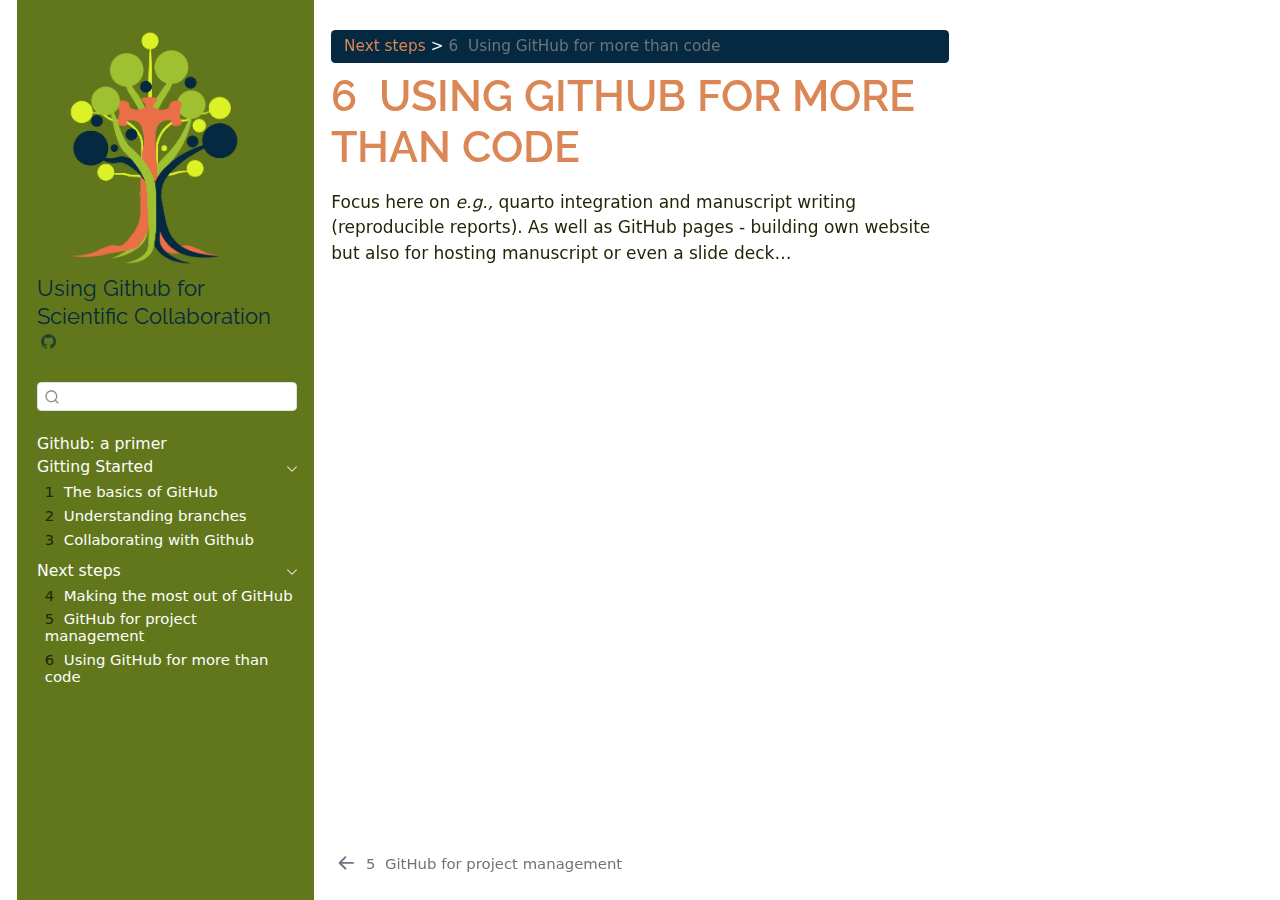
<file: content.html>
<!DOCTYPE html>
<html xmlns="http://www.w3.org/1999/xhtml" lang="en" xml:lang="en"><head>

<meta charset="utf-8">
<meta name="generator" content="quarto-1.7.11">

<meta name="viewport" content="width=device-width, initial-scale=1.0, user-scalable=yes">


<title>6&nbsp; Using GitHub for more than code – Using Github for Scientific Collaboration</title>
<style>
code{white-space: pre-wrap;}
span.smallcaps{font-variant: small-caps;}
div.columns{display: flex; gap: min(4vw, 1.5em);}
div.column{flex: auto; overflow-x: auto;}
div.hanging-indent{margin-left: 1.5em; text-indent: -1.5em;}
ul.task-list{list-style: none;}
ul.task-list li input[type="checkbox"] {
  width: 0.8em;
  margin: 0 0.8em 0.2em -1em; /* quarto-specific, see https://github.com/quarto-dev/quarto-cli/issues/4556 */ 
  vertical-align: middle;
}
</style>


<script src="site_libs/quarto-nav/quarto-nav.js"></script>
<script src="site_libs/quarto-nav/headroom.min.js"></script>
<script src="site_libs/clipboard/clipboard.min.js"></script>
<script src="site_libs/quarto-search/autocomplete.umd.js"></script>
<script src="site_libs/quarto-search/fuse.min.js"></script>
<script src="site_libs/quarto-search/quarto-search.js"></script>
<meta name="quarto:offset" content="./">
<link href="./project_management.html" rel="prev">
<link href="./assets/logo.png" rel="icon" type="image/png">
<script src="site_libs/quarto-html/quarto.js" type="module"></script>
<script src="site_libs/quarto-html/tabsets/tabsets.js" type="module"></script>
<script src="site_libs/quarto-html/popper.min.js"></script>
<script src="site_libs/quarto-html/tippy.umd.min.js"></script>
<script src="site_libs/quarto-html/anchor.min.js"></script>
<link href="site_libs/quarto-html/tippy.css" rel="stylesheet">
<link href="site_libs/quarto-html/quarto-syntax-highlighting-73e053f00451a6823eaeab9714ac17cd.css" rel="stylesheet" id="quarto-text-highlighting-styles">
<script src="site_libs/bootstrap/bootstrap.min.js"></script>
<link href="site_libs/bootstrap/bootstrap-icons.css" rel="stylesheet">
<link href="site_libs/bootstrap/bootstrap-642f5a37f5ae86e41a75a802ae529969.min.css" rel="stylesheet" append-hash="true" id="quarto-bootstrap" data-mode="light">
<script id="quarto-search-options" type="application/json">{
  "location": "sidebar",
  "copy-button": false,
  "collapse-after": 3,
  "panel-placement": "start",
  "type": "textbox",
  "limit": 50,
  "keyboard-shortcut": [
    "f",
    "/",
    "s"
  ],
  "show-item-context": false,
  "language": {
    "search-no-results-text": "No results",
    "search-matching-documents-text": "matching documents",
    "search-copy-link-title": "Copy link to search",
    "search-hide-matches-text": "Hide additional matches",
    "search-more-match-text": "more match in this document",
    "search-more-matches-text": "more matches in this document",
    "search-clear-button-title": "Clear",
    "search-text-placeholder": "",
    "search-detached-cancel-button-title": "Cancel",
    "search-submit-button-title": "Submit",
    "search-label": "Search"
  }
}</script>


</head>

<body class="nav-sidebar floating">

<div id="quarto-search-results"></div>
  <header id="quarto-header" class="headroom fixed-top">
  <nav class="quarto-secondary-nav">
    <div class="container-fluid d-flex">
      <button type="button" class="quarto-btn-toggle btn" data-bs-toggle="collapse" role="button" data-bs-target=".quarto-sidebar-collapse-item" aria-controls="quarto-sidebar" aria-expanded="false" aria-label="Toggle sidebar navigation" onclick="if (window.quartoToggleHeadroom) { window.quartoToggleHeadroom(); }">
        <i class="bi bi-layout-text-sidebar-reverse"></i>
      </button>
        <nav class="quarto-page-breadcrumbs" aria-label="breadcrumb"><ol class="breadcrumb"><li class="breadcrumb-item"><a href="./maximising.html">Next steps</a></li><li class="breadcrumb-item"><a href="./content.html"><span class="chapter-number">6</span>&nbsp; <span class="chapter-title">Using GitHub for more than code</span></a></li></ol></nav>
        <a class="flex-grow-1" role="navigation" data-bs-toggle="collapse" data-bs-target=".quarto-sidebar-collapse-item" aria-controls="quarto-sidebar" aria-expanded="false" aria-label="Toggle sidebar navigation" onclick="if (window.quartoToggleHeadroom) { window.quartoToggleHeadroom(); }">      
        </a>
      <button type="button" class="btn quarto-search-button" aria-label="Search" onclick="window.quartoOpenSearch();">
        <i class="bi bi-search"></i>
      </button>
    </div>
  </nav>
</header>
<!-- content -->
<div id="quarto-content" class="quarto-container page-columns page-rows-contents page-layout-article">
<!-- sidebar -->
  <nav id="quarto-sidebar" class="sidebar collapse collapse-horizontal quarto-sidebar-collapse-item sidebar-navigation floating overflow-auto">
    <div class="pt-lg-2 mt-2 text-left sidebar-header sidebar-header-stacked">
      <a href="./index.html" class="sidebar-logo-link">
      <img src="./assets/logo.png" alt="" class="sidebar-logo py-0 d-lg-inline d-none">
      </a>
    <div class="sidebar-title mb-0 py-0">
      <a href="./">Using Github for Scientific Collaboration</a> 
        <div class="sidebar-tools-main">
    <a href="https://github.com/BecksLab/tutorial_github" title="Source Code" class="quarto-navigation-tool px-1" aria-label="Source Code"><i class="bi bi-github"></i></a>
</div>
    </div>
      </div>
        <div class="mt-2 flex-shrink-0 align-items-center">
        <div class="sidebar-search">
        <div id="quarto-search" class="" title="Search"></div>
        </div>
        </div>
    <div class="sidebar-menu-container"> 
    <ul class="list-unstyled mt-1">
        <li class="sidebar-item">
  <div class="sidebar-item-container"> 
  <a href="./index.html" class="sidebar-item-text sidebar-link">
 <span class="menu-text">Github: a primer</span></a>
  </div>
</li>
        <li class="sidebar-item sidebar-item-section">
      <div class="sidebar-item-container"> 
            <a class="sidebar-item-text sidebar-link text-start" data-bs-toggle="collapse" data-bs-target="#quarto-sidebar-section-1" role="navigation" aria-expanded="true">
 <span class="menu-text">Gitting Started</span></a>
          <a class="sidebar-item-toggle text-start" data-bs-toggle="collapse" data-bs-target="#quarto-sidebar-section-1" role="navigation" aria-expanded="true" aria-label="Toggle section">
            <i class="bi bi-chevron-right ms-2"></i>
          </a> 
      </div>
      <ul id="quarto-sidebar-section-1" class="collapse list-unstyled sidebar-section depth1 show">  
          <li class="sidebar-item">
  <div class="sidebar-item-container"> 
  <a href="./basics.html" class="sidebar-item-text sidebar-link">
 <span class="menu-text"><span class="chapter-number">1</span>&nbsp; <span class="chapter-title">The basics of GitHub</span></span></a>
  </div>
</li>
          <li class="sidebar-item">
  <div class="sidebar-item-container"> 
  <a href="./branches.html" class="sidebar-item-text sidebar-link">
 <span class="menu-text"><span class="chapter-number">2</span>&nbsp; <span class="chapter-title">Understanding branches</span></span></a>
  </div>
</li>
          <li class="sidebar-item">
  <div class="sidebar-item-container"> 
  <a href="./collaborating.html" class="sidebar-item-text sidebar-link">
 <span class="menu-text"><span class="chapter-number">3</span>&nbsp; <span class="chapter-title">Collaborating with Github</span></span></a>
  </div>
</li>
      </ul>
  </li>
        <li class="sidebar-item sidebar-item-section">
      <div class="sidebar-item-container"> 
            <a class="sidebar-item-text sidebar-link text-start" data-bs-toggle="collapse" data-bs-target="#quarto-sidebar-section-2" role="navigation" aria-expanded="true">
 <span class="menu-text">Next steps</span></a>
          <a class="sidebar-item-toggle text-start" data-bs-toggle="collapse" data-bs-target="#quarto-sidebar-section-2" role="navigation" aria-expanded="true" aria-label="Toggle section">
            <i class="bi bi-chevron-right ms-2"></i>
          </a> 
      </div>
      <ul id="quarto-sidebar-section-2" class="collapse list-unstyled sidebar-section depth1 show">  
          <li class="sidebar-item">
  <div class="sidebar-item-container"> 
  <a href="./maximising.html" class="sidebar-item-text sidebar-link">
 <span class="menu-text"><span class="chapter-number">4</span>&nbsp; <span class="chapter-title">Making the most out of GitHub</span></span></a>
  </div>
</li>
          <li class="sidebar-item">
  <div class="sidebar-item-container"> 
  <a href="./project_management.html" class="sidebar-item-text sidebar-link">
 <span class="menu-text"><span class="chapter-number">5</span>&nbsp; <span class="chapter-title">GitHub for project management</span></span></a>
  </div>
</li>
          <li class="sidebar-item">
  <div class="sidebar-item-container"> 
  <a href="./content.html" class="sidebar-item-text sidebar-link active">
 <span class="menu-text"><span class="chapter-number">6</span>&nbsp; <span class="chapter-title">Using GitHub for more than code</span></span></a>
  </div>
</li>
      </ul>
  </li>
    </ul>
    </div>
</nav>
<div id="quarto-sidebar-glass" class="quarto-sidebar-collapse-item" data-bs-toggle="collapse" data-bs-target=".quarto-sidebar-collapse-item"></div>
<!-- margin-sidebar -->
    <div id="quarto-margin-sidebar" class="sidebar margin-sidebar zindex-bottom">
        
    </div>
<!-- main -->
<main class="content" id="quarto-document-content">

<header id="title-block-header" class="quarto-title-block default"><nav class="quarto-page-breadcrumbs quarto-title-breadcrumbs d-none d-lg-block" aria-label="breadcrumb"><ol class="breadcrumb"><li class="breadcrumb-item"><a href="./maximising.html">Next steps</a></li><li class="breadcrumb-item"><a href="./content.html"><span class="chapter-number">6</span>&nbsp; <span class="chapter-title">Using GitHub for more than code</span></a></li></ol></nav>
<div class="quarto-title">
<h1 class="title"><span class="chapter-number">6</span>&nbsp; <span class="chapter-title">Using GitHub for more than code</span></h1>
</div>



<div class="quarto-title-meta">

    
  
    
  </div>
  


</header>


<p>Focus here on <em>e.g.,</em> quarto integration and manuscript writing (reproducible reports). As well as GitHub pages - building own website but also for hosting manuscript or even a slide deck…</p>



</main> <!-- /main -->
<script id="quarto-html-after-body" type="application/javascript">
window.document.addEventListener("DOMContentLoaded", function (event) {
  const toggleBodyColorMode = (bsSheetEl) => {
    const mode = bsSheetEl.getAttribute("data-mode");
    const bodyEl = window.document.querySelector("body");
    if (mode === "dark") {
      bodyEl.classList.add("quarto-dark");
      bodyEl.classList.remove("quarto-light");
    } else {
      bodyEl.classList.add("quarto-light");
      bodyEl.classList.remove("quarto-dark");
    }
  }
  const toggleBodyColorPrimary = () => {
    const bsSheetEl = window.document.querySelector("link#quarto-bootstrap");
    if (bsSheetEl) {
      toggleBodyColorMode(bsSheetEl);
    }
  }
  toggleBodyColorPrimary();  
  const icon = "";
  const anchorJS = new window.AnchorJS();
  anchorJS.options = {
    placement: 'right',
    icon: icon
  };
  anchorJS.add('.anchored');
  const isCodeAnnotation = (el) => {
    for (const clz of el.classList) {
      if (clz.startsWith('code-annotation-')) {                     
        return true;
      }
    }
    return false;
  }
  const onCopySuccess = function(e) {
    // button target
    const button = e.trigger;
    // don't keep focus
    button.blur();
    // flash "checked"
    button.classList.add('code-copy-button-checked');
    var currentTitle = button.getAttribute("title");
    button.setAttribute("title", "Copied!");
    let tooltip;
    if (window.bootstrap) {
      button.setAttribute("data-bs-toggle", "tooltip");
      button.setAttribute("data-bs-placement", "left");
      button.setAttribute("data-bs-title", "Copied!");
      tooltip = new bootstrap.Tooltip(button, 
        { trigger: "manual", 
          customClass: "code-copy-button-tooltip",
          offset: [0, -8]});
      tooltip.show();    
    }
    setTimeout(function() {
      if (tooltip) {
        tooltip.hide();
        button.removeAttribute("data-bs-title");
        button.removeAttribute("data-bs-toggle");
        button.removeAttribute("data-bs-placement");
      }
      button.setAttribute("title", currentTitle);
      button.classList.remove('code-copy-button-checked');
    }, 1000);
    // clear code selection
    e.clearSelection();
  }
  const getTextToCopy = function(trigger) {
      const codeEl = trigger.previousElementSibling.cloneNode(true);
      for (const childEl of codeEl.children) {
        if (isCodeAnnotation(childEl)) {
          childEl.remove();
        }
      }
      return codeEl.innerText;
  }
  const clipboard = new window.ClipboardJS('.code-copy-button:not([data-in-quarto-modal])', {
    text: getTextToCopy
  });
  clipboard.on('success', onCopySuccess);
  if (window.document.getElementById('quarto-embedded-source-code-modal')) {
    const clipboardModal = new window.ClipboardJS('.code-copy-button[data-in-quarto-modal]', {
      text: getTextToCopy,
      container: window.document.getElementById('quarto-embedded-source-code-modal')
    });
    clipboardModal.on('success', onCopySuccess);
  }
    var localhostRegex = new RegExp(/^(?:http|https):\/\/localhost\:?[0-9]*\//);
    var mailtoRegex = new RegExp(/^mailto:/);
      var filterRegex = new RegExp('/' + window.location.host + '/');
    var isInternal = (href) => {
        return filterRegex.test(href) || localhostRegex.test(href) || mailtoRegex.test(href);
    }
    // Inspect non-navigation links and adorn them if external
 	var links = window.document.querySelectorAll('a[href]:not(.nav-link):not(.navbar-brand):not(.toc-action):not(.sidebar-link):not(.sidebar-item-toggle):not(.pagination-link):not(.no-external):not([aria-hidden]):not(.dropdown-item):not(.quarto-navigation-tool):not(.about-link)');
    for (var i=0; i<links.length; i++) {
      const link = links[i];
      if (!isInternal(link.href)) {
        // undo the damage that might have been done by quarto-nav.js in the case of
        // links that we want to consider external
        if (link.dataset.originalHref !== undefined) {
          link.href = link.dataset.originalHref;
        }
      }
    }
  function tippyHover(el, contentFn, onTriggerFn, onUntriggerFn) {
    const config = {
      allowHTML: true,
      maxWidth: 500,
      delay: 100,
      arrow: false,
      appendTo: function(el) {
          return el.parentElement;
      },
      interactive: true,
      interactiveBorder: 10,
      theme: 'quarto',
      placement: 'bottom-start',
    };
    if (contentFn) {
      config.content = contentFn;
    }
    if (onTriggerFn) {
      config.onTrigger = onTriggerFn;
    }
    if (onUntriggerFn) {
      config.onUntrigger = onUntriggerFn;
    }
    window.tippy(el, config); 
  }
  const noterefs = window.document.querySelectorAll('a[role="doc-noteref"]');
  for (var i=0; i<noterefs.length; i++) {
    const ref = noterefs[i];
    tippyHover(ref, function() {
      // use id or data attribute instead here
      let href = ref.getAttribute('data-footnote-href') || ref.getAttribute('href');
      try { href = new URL(href).hash; } catch {}
      const id = href.replace(/^#\/?/, "");
      const note = window.document.getElementById(id);
      if (note) {
        return note.innerHTML;
      } else {
        return "";
      }
    });
  }
  const xrefs = window.document.querySelectorAll('a.quarto-xref');
  const processXRef = (id, note) => {
    // Strip column container classes
    const stripColumnClz = (el) => {
      el.classList.remove("page-full", "page-columns");
      if (el.children) {
        for (const child of el.children) {
          stripColumnClz(child);
        }
      }
    }
    stripColumnClz(note)
    if (id === null || id.startsWith('sec-')) {
      // Special case sections, only their first couple elements
      const container = document.createElement("div");
      if (note.children && note.children.length > 2) {
        container.appendChild(note.children[0].cloneNode(true));
        for (let i = 1; i < note.children.length; i++) {
          const child = note.children[i];
          if (child.tagName === "P" && child.innerText === "") {
            continue;
          } else {
            container.appendChild(child.cloneNode(true));
            break;
          }
        }
        if (window.Quarto?.typesetMath) {
          window.Quarto.typesetMath(container);
        }
        return container.innerHTML
      } else {
        if (window.Quarto?.typesetMath) {
          window.Quarto.typesetMath(note);
        }
        return note.innerHTML;
      }
    } else {
      // Remove any anchor links if they are present
      const anchorLink = note.querySelector('a.anchorjs-link');
      if (anchorLink) {
        anchorLink.remove();
      }
      if (window.Quarto?.typesetMath) {
        window.Quarto.typesetMath(note);
      }
      if (note.classList.contains("callout")) {
        return note.outerHTML;
      } else {
        return note.innerHTML;
      }
    }
  }
  for (var i=0; i<xrefs.length; i++) {
    const xref = xrefs[i];
    tippyHover(xref, undefined, function(instance) {
      instance.disable();
      let url = xref.getAttribute('href');
      let hash = undefined; 
      if (url.startsWith('#')) {
        hash = url;
      } else {
        try { hash = new URL(url).hash; } catch {}
      }
      if (hash) {
        const id = hash.replace(/^#\/?/, "");
        const note = window.document.getElementById(id);
        if (note !== null) {
          try {
            const html = processXRef(id, note.cloneNode(true));
            instance.setContent(html);
          } finally {
            instance.enable();
            instance.show();
          }
        } else {
          // See if we can fetch this
          fetch(url.split('#')[0])
          .then(res => res.text())
          .then(html => {
            const parser = new DOMParser();
            const htmlDoc = parser.parseFromString(html, "text/html");
            const note = htmlDoc.getElementById(id);
            if (note !== null) {
              const html = processXRef(id, note);
              instance.setContent(html);
            } 
          }).finally(() => {
            instance.enable();
            instance.show();
          });
        }
      } else {
        // See if we can fetch a full url (with no hash to target)
        // This is a special case and we should probably do some content thinning / targeting
        fetch(url)
        .then(res => res.text())
        .then(html => {
          const parser = new DOMParser();
          const htmlDoc = parser.parseFromString(html, "text/html");
          const note = htmlDoc.querySelector('main.content');
          if (note !== null) {
            // This should only happen for chapter cross references
            // (since there is no id in the URL)
            // remove the first header
            if (note.children.length > 0 && note.children[0].tagName === "HEADER") {
              note.children[0].remove();
            }
            const html = processXRef(null, note);
            instance.setContent(html);
          } 
        }).finally(() => {
          instance.enable();
          instance.show();
        });
      }
    }, function(instance) {
    });
  }
      let selectedAnnoteEl;
      const selectorForAnnotation = ( cell, annotation) => {
        let cellAttr = 'data-code-cell="' + cell + '"';
        let lineAttr = 'data-code-annotation="' +  annotation + '"';
        const selector = 'span[' + cellAttr + '][' + lineAttr + ']';
        return selector;
      }
      const selectCodeLines = (annoteEl) => {
        const doc = window.document;
        const targetCell = annoteEl.getAttribute("data-target-cell");
        const targetAnnotation = annoteEl.getAttribute("data-target-annotation");
        const annoteSpan = window.document.querySelector(selectorForAnnotation(targetCell, targetAnnotation));
        const lines = annoteSpan.getAttribute("data-code-lines").split(",");
        const lineIds = lines.map((line) => {
          return targetCell + "-" + line;
        })
        let top = null;
        let height = null;
        let parent = null;
        if (lineIds.length > 0) {
            //compute the position of the single el (top and bottom and make a div)
            const el = window.document.getElementById(lineIds[0]);
            top = el.offsetTop;
            height = el.offsetHeight;
            parent = el.parentElement.parentElement;
          if (lineIds.length > 1) {
            const lastEl = window.document.getElementById(lineIds[lineIds.length - 1]);
            const bottom = lastEl.offsetTop + lastEl.offsetHeight;
            height = bottom - top;
          }
          if (top !== null && height !== null && parent !== null) {
            // cook up a div (if necessary) and position it 
            let div = window.document.getElementById("code-annotation-line-highlight");
            if (div === null) {
              div = window.document.createElement("div");
              div.setAttribute("id", "code-annotation-line-highlight");
              div.style.position = 'absolute';
              parent.appendChild(div);
            }
            div.style.top = top - 2 + "px";
            div.style.height = height + 4 + "px";
            div.style.left = 0;
            let gutterDiv = window.document.getElementById("code-annotation-line-highlight-gutter");
            if (gutterDiv === null) {
              gutterDiv = window.document.createElement("div");
              gutterDiv.setAttribute("id", "code-annotation-line-highlight-gutter");
              gutterDiv.style.position = 'absolute';
              const codeCell = window.document.getElementById(targetCell);
              const gutter = codeCell.querySelector('.code-annotation-gutter');
              gutter.appendChild(gutterDiv);
            }
            gutterDiv.style.top = top - 2 + "px";
            gutterDiv.style.height = height + 4 + "px";
          }
          selectedAnnoteEl = annoteEl;
        }
      };
      const unselectCodeLines = () => {
        const elementsIds = ["code-annotation-line-highlight", "code-annotation-line-highlight-gutter"];
        elementsIds.forEach((elId) => {
          const div = window.document.getElementById(elId);
          if (div) {
            div.remove();
          }
        });
        selectedAnnoteEl = undefined;
      };
        // Handle positioning of the toggle
    window.addEventListener(
      "resize",
      throttle(() => {
        elRect = undefined;
        if (selectedAnnoteEl) {
          selectCodeLines(selectedAnnoteEl);
        }
      }, 10)
    );
    function throttle(fn, ms) {
    let throttle = false;
    let timer;
      return (...args) => {
        if(!throttle) { // first call gets through
            fn.apply(this, args);
            throttle = true;
        } else { // all the others get throttled
            if(timer) clearTimeout(timer); // cancel #2
            timer = setTimeout(() => {
              fn.apply(this, args);
              timer = throttle = false;
            }, ms);
        }
      };
    }
      // Attach click handler to the DT
      const annoteDls = window.document.querySelectorAll('dt[data-target-cell]');
      for (const annoteDlNode of annoteDls) {
        annoteDlNode.addEventListener('click', (event) => {
          const clickedEl = event.target;
          if (clickedEl !== selectedAnnoteEl) {
            unselectCodeLines();
            const activeEl = window.document.querySelector('dt[data-target-cell].code-annotation-active');
            if (activeEl) {
              activeEl.classList.remove('code-annotation-active');
            }
            selectCodeLines(clickedEl);
            clickedEl.classList.add('code-annotation-active');
          } else {
            // Unselect the line
            unselectCodeLines();
            clickedEl.classList.remove('code-annotation-active');
          }
        });
      }
  const findCites = (el) => {
    const parentEl = el.parentElement;
    if (parentEl) {
      const cites = parentEl.dataset.cites;
      if (cites) {
        return {
          el,
          cites: cites.split(' ')
        };
      } else {
        return findCites(el.parentElement)
      }
    } else {
      return undefined;
    }
  };
  var bibliorefs = window.document.querySelectorAll('a[role="doc-biblioref"]');
  for (var i=0; i<bibliorefs.length; i++) {
    const ref = bibliorefs[i];
    const citeInfo = findCites(ref);
    if (citeInfo) {
      tippyHover(citeInfo.el, function() {
        var popup = window.document.createElement('div');
        citeInfo.cites.forEach(function(cite) {
          var citeDiv = window.document.createElement('div');
          citeDiv.classList.add('hanging-indent');
          citeDiv.classList.add('csl-entry');
          var biblioDiv = window.document.getElementById('ref-' + cite);
          if (biblioDiv) {
            citeDiv.innerHTML = biblioDiv.innerHTML;
          }
          popup.appendChild(citeDiv);
        });
        return popup.innerHTML;
      });
    }
  }
});
</script>
<nav class="page-navigation">
  <div class="nav-page nav-page-previous">
      <a href="./project_management.html" class="pagination-link" aria-label="GitHub for project management">
        <i class="bi bi-arrow-left-short"></i> <span class="nav-page-text"><span class="chapter-number">5</span>&nbsp; <span class="chapter-title">GitHub for project management</span></span>
      </a>          
  </div>
  <div class="nav-page nav-page-next">
  </div>
</nav>
</div> <!-- /content -->




</body></html>
</file>
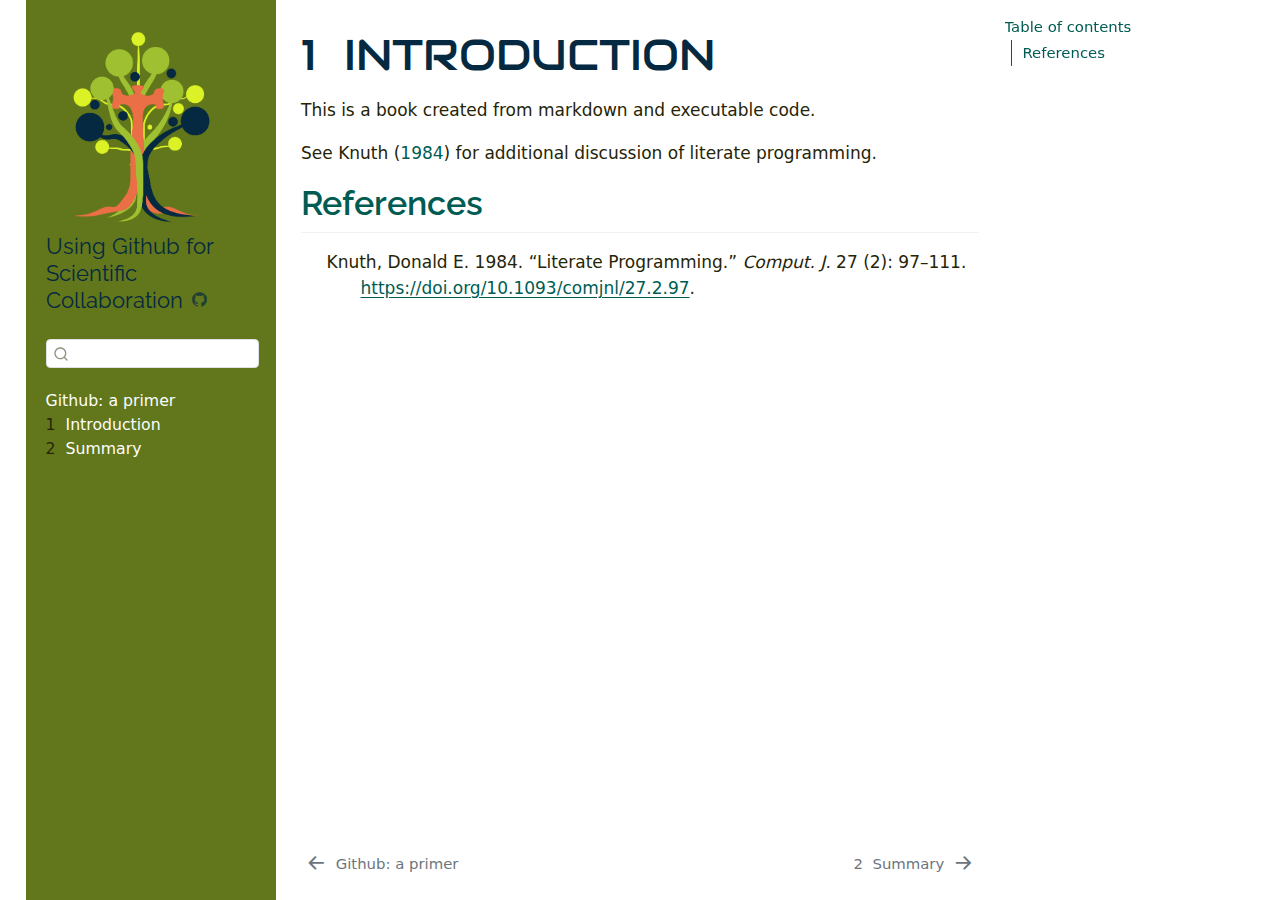
<file: intro.html>
<!DOCTYPE html>
<html xmlns="http://www.w3.org/1999/xhtml" lang="en" xml:lang="en"><head>

<meta charset="utf-8">
<meta name="generator" content="quarto-1.7.8">

<meta name="viewport" content="width=device-width, initial-scale=1.0, user-scalable=yes">


<title>1&nbsp; Introduction – Using Github for Scientific Collaboration</title>
<style>
code{white-space: pre-wrap;}
span.smallcaps{font-variant: small-caps;}
div.columns{display: flex; gap: min(4vw, 1.5em);}
div.column{flex: auto; overflow-x: auto;}
div.hanging-indent{margin-left: 1.5em; text-indent: -1.5em;}
ul.task-list{list-style: none;}
ul.task-list li input[type="checkbox"] {
  width: 0.8em;
  margin: 0 0.8em 0.2em -1em; /* quarto-specific, see https://github.com/quarto-dev/quarto-cli/issues/4556 */ 
  vertical-align: middle;
}
/* CSS for citations */
div.csl-bib-body { }
div.csl-entry {
  clear: both;
  margin-bottom: 0em;
}
.hanging-indent div.csl-entry {
  margin-left:2em;
  text-indent:-2em;
}
div.csl-left-margin {
  min-width:2em;
  float:left;
}
div.csl-right-inline {
  margin-left:2em;
  padding-left:1em;
}
div.csl-indent {
  margin-left: 2em;
}</style>


<script src="site_libs/quarto-nav/quarto-nav.js"></script>
<script src="site_libs/quarto-nav/headroom.min.js"></script>
<script src="site_libs/clipboard/clipboard.min.js"></script>
<script src="site_libs/quarto-search/autocomplete.umd.js"></script>
<script src="site_libs/quarto-search/fuse.min.js"></script>
<script src="site_libs/quarto-search/quarto-search.js"></script>
<meta name="quarto:offset" content="./">
<link href="./summary.html" rel="next">
<link href="./index.html" rel="prev">
<link href="./assets/logo.png" rel="icon" type="image/png">
<script src="site_libs/quarto-html/quarto.js" type="module"></script>
<script src="site_libs/quarto-html/tabsets/tabsets.js" type="module"></script>
<script src="site_libs/quarto-html/popper.min.js"></script>
<script src="site_libs/quarto-html/tippy.umd.min.js"></script>
<script src="site_libs/quarto-html/anchor.min.js"></script>
<link href="site_libs/quarto-html/tippy.css" rel="stylesheet">
<link href="site_libs/quarto-html/quarto-syntax-highlighting-fae04a4dda57acfb7da1e58796bfa73f.css" rel="stylesheet" id="quarto-text-highlighting-styles">
<script src="site_libs/bootstrap/bootstrap.min.js"></script>
<link href="site_libs/bootstrap/bootstrap-icons.css" rel="stylesheet">
<link href="site_libs/bootstrap/bootstrap-13c89cff87a5b148795380d8c57963a7.min.css" rel="stylesheet" append-hash="true" id="quarto-bootstrap" data-mode="light">
<script id="quarto-search-options" type="application/json">{
  "location": "sidebar",
  "copy-button": false,
  "collapse-after": 3,
  "panel-placement": "start",
  "type": "textbox",
  "limit": 50,
  "keyboard-shortcut": [
    "f",
    "/",
    "s"
  ],
  "show-item-context": false,
  "language": {
    "search-no-results-text": "No results",
    "search-matching-documents-text": "matching documents",
    "search-copy-link-title": "Copy link to search",
    "search-hide-matches-text": "Hide additional matches",
    "search-more-match-text": "more match in this document",
    "search-more-matches-text": "more matches in this document",
    "search-clear-button-title": "Clear",
    "search-text-placeholder": "",
    "search-detached-cancel-button-title": "Cancel",
    "search-submit-button-title": "Submit",
    "search-label": "Search"
  }
}</script>


</head>

<body class="nav-sidebar floating">

<div id="quarto-search-results"></div>
  <header id="quarto-header" class="headroom fixed-top">
  <nav class="quarto-secondary-nav">
    <div class="container-fluid d-flex">
      <button type="button" class="quarto-btn-toggle btn" data-bs-toggle="collapse" role="button" data-bs-target=".quarto-sidebar-collapse-item" aria-controls="quarto-sidebar" aria-expanded="false" aria-label="Toggle sidebar navigation" onclick="if (window.quartoToggleHeadroom) { window.quartoToggleHeadroom(); }">
        <i class="bi bi-layout-text-sidebar-reverse"></i>
      </button>
        <nav class="quarto-page-breadcrumbs" aria-label="breadcrumb"><ol class="breadcrumb"><li class="breadcrumb-item"><a href="./intro.html"><span class="chapter-number">1</span>&nbsp; <span class="chapter-title">Introduction</span></a></li></ol></nav>
        <a class="flex-grow-1" role="navigation" data-bs-toggle="collapse" data-bs-target=".quarto-sidebar-collapse-item" aria-controls="quarto-sidebar" aria-expanded="false" aria-label="Toggle sidebar navigation" onclick="if (window.quartoToggleHeadroom) { window.quartoToggleHeadroom(); }">      
        </a>
      <button type="button" class="btn quarto-search-button" aria-label="Search" onclick="window.quartoOpenSearch();">
        <i class="bi bi-search"></i>
      </button>
    </div>
  </nav>
</header>
<!-- content -->
<div id="quarto-content" class="quarto-container page-columns page-rows-contents page-layout-article">
<!-- sidebar -->
  <nav id="quarto-sidebar" class="sidebar collapse collapse-horizontal quarto-sidebar-collapse-item sidebar-navigation floating overflow-auto">
    <div class="pt-lg-2 mt-2 text-left sidebar-header sidebar-header-stacked">
      <a href="./index.html" class="sidebar-logo-link">
      <img src="./assets/logo.png" alt="" class="sidebar-logo py-0 d-lg-inline d-none">
      </a>
    <div class="sidebar-title mb-0 py-0">
      <a href="./">Using Github for Scientific Collaboration</a> 
        <div class="sidebar-tools-main">
    <a href="https://github.com/BecksLab/tutorial_github" title="Source Code" class="quarto-navigation-tool px-1" aria-label="Source Code"><i class="bi bi-github"></i></a>
</div>
    </div>
      </div>
        <div class="mt-2 flex-shrink-0 align-items-center">
        <div class="sidebar-search">
        <div id="quarto-search" class="" title="Search"></div>
        </div>
        </div>
    <div class="sidebar-menu-container"> 
    <ul class="list-unstyled mt-1">
        <li class="sidebar-item">
  <div class="sidebar-item-container"> 
  <a href="./index.html" class="sidebar-item-text sidebar-link">
 <span class="menu-text">Github: a primer</span></a>
  </div>
</li>
        <li class="sidebar-item">
  <div class="sidebar-item-container"> 
  <a href="./intro.html" class="sidebar-item-text sidebar-link active">
 <span class="menu-text"><span class="chapter-number">1</span>&nbsp; <span class="chapter-title">Introduction</span></span></a>
  </div>
</li>
        <li class="sidebar-item">
  <div class="sidebar-item-container"> 
  <a href="./summary.html" class="sidebar-item-text sidebar-link">
 <span class="menu-text"><span class="chapter-number">2</span>&nbsp; <span class="chapter-title">Summary</span></span></a>
  </div>
</li>
    </ul>
    </div>
</nav>
<div id="quarto-sidebar-glass" class="quarto-sidebar-collapse-item" data-bs-toggle="collapse" data-bs-target=".quarto-sidebar-collapse-item"></div>
<!-- margin-sidebar -->
    <div id="quarto-margin-sidebar" class="sidebar margin-sidebar">
        <nav id="TOC" role="doc-toc" class="toc-active">
    <h2 id="toc-title">Table of contents</h2>
   
  <ul>
  <li><a href="#references" id="toc-references" class="nav-link active" data-scroll-target="#references">References</a></li>
  </ul>
</nav>
    </div>
<!-- main -->
<main class="content" id="quarto-document-content">

<header id="title-block-header" class="quarto-title-block default">
<div class="quarto-title">
<h1 class="title"><span class="chapter-number">1</span>&nbsp; <span class="chapter-title">Introduction</span></h1>
</div>



<div class="quarto-title-meta">

    
  
    
  </div>
  


</header>


<p>This is a book created from markdown and executable code.</p>
<p>See <span class="citation" data-cites="knuth84">Knuth (<a href="intro.html#ref-knuth84" role="doc-biblioref">1984</a>)</span> for additional discussion of literate programming.</p>
<section id="references" class="level2 unnumbered">
<h2 class="unnumbered anchored" data-anchor-id="references">References</h2>
<div id="refs" class="references csl-bib-body hanging-indent" data-entry-spacing="0" role="list">
<div id="ref-knuth84" class="csl-entry" role="listitem">
Knuth, Donald E. 1984. <span>“Literate Programming.”</span> <em>Comput.
J.</em> 27 (2): 97–111. <a href="https://doi.org/10.1093/comjnl/27.2.97">https://doi.org/10.1093/comjnl/27.2.97</a>.
</div>
</div>


</section>

</main> <!-- /main -->
<script id="quarto-html-after-body" type="application/javascript">
window.document.addEventListener("DOMContentLoaded", function (event) {
  const toggleBodyColorMode = (bsSheetEl) => {
    const mode = bsSheetEl.getAttribute("data-mode");
    const bodyEl = window.document.querySelector("body");
    if (mode === "dark") {
      bodyEl.classList.add("quarto-dark");
      bodyEl.classList.remove("quarto-light");
    } else {
      bodyEl.classList.add("quarto-light");
      bodyEl.classList.remove("quarto-dark");
    }
  }
  const toggleBodyColorPrimary = () => {
    const bsSheetEl = window.document.querySelector("link#quarto-bootstrap");
    if (bsSheetEl) {
      toggleBodyColorMode(bsSheetEl);
    }
  }
  toggleBodyColorPrimary();  
  const icon = "";
  const anchorJS = new window.AnchorJS();
  anchorJS.options = {
    placement: 'right',
    icon: icon
  };
  anchorJS.add('.anchored');
  const isCodeAnnotation = (el) => {
    for (const clz of el.classList) {
      if (clz.startsWith('code-annotation-')) {                     
        return true;
      }
    }
    return false;
  }
  const onCopySuccess = function(e) {
    // button target
    const button = e.trigger;
    // don't keep focus
    button.blur();
    // flash "checked"
    button.classList.add('code-copy-button-checked');
    var currentTitle = button.getAttribute("title");
    button.setAttribute("title", "Copied!");
    let tooltip;
    if (window.bootstrap) {
      button.setAttribute("data-bs-toggle", "tooltip");
      button.setAttribute("data-bs-placement", "left");
      button.setAttribute("data-bs-title", "Copied!");
      tooltip = new bootstrap.Tooltip(button, 
        { trigger: "manual", 
          customClass: "code-copy-button-tooltip",
          offset: [0, -8]});
      tooltip.show();    
    }
    setTimeout(function() {
      if (tooltip) {
        tooltip.hide();
        button.removeAttribute("data-bs-title");
        button.removeAttribute("data-bs-toggle");
        button.removeAttribute("data-bs-placement");
      }
      button.setAttribute("title", currentTitle);
      button.classList.remove('code-copy-button-checked');
    }, 1000);
    // clear code selection
    e.clearSelection();
  }
  const getTextToCopy = function(trigger) {
      const codeEl = trigger.previousElementSibling.cloneNode(true);
      for (const childEl of codeEl.children) {
        if (isCodeAnnotation(childEl)) {
          childEl.remove();
        }
      }
      return codeEl.innerText;
  }
  const clipboard = new window.ClipboardJS('.code-copy-button:not([data-in-quarto-modal])', {
    text: getTextToCopy
  });
  clipboard.on('success', onCopySuccess);
  if (window.document.getElementById('quarto-embedded-source-code-modal')) {
    const clipboardModal = new window.ClipboardJS('.code-copy-button[data-in-quarto-modal]', {
      text: getTextToCopy,
      container: window.document.getElementById('quarto-embedded-source-code-modal')
    });
    clipboardModal.on('success', onCopySuccess);
  }
    var localhostRegex = new RegExp(/^(?:http|https):\/\/localhost\:?[0-9]*\//);
    var mailtoRegex = new RegExp(/^mailto:/);
      var filterRegex = new RegExp('/' + window.location.host + '/');
    var isInternal = (href) => {
        return filterRegex.test(href) || localhostRegex.test(href) || mailtoRegex.test(href);
    }
    // Inspect non-navigation links and adorn them if external
 	var links = window.document.querySelectorAll('a[href]:not(.nav-link):not(.navbar-brand):not(.toc-action):not(.sidebar-link):not(.sidebar-item-toggle):not(.pagination-link):not(.no-external):not([aria-hidden]):not(.dropdown-item):not(.quarto-navigation-tool):not(.about-link)');
    for (var i=0; i<links.length; i++) {
      const link = links[i];
      if (!isInternal(link.href)) {
        // undo the damage that might have been done by quarto-nav.js in the case of
        // links that we want to consider external
        if (link.dataset.originalHref !== undefined) {
          link.href = link.dataset.originalHref;
        }
      }
    }
  function tippyHover(el, contentFn, onTriggerFn, onUntriggerFn) {
    const config = {
      allowHTML: true,
      maxWidth: 500,
      delay: 100,
      arrow: false,
      appendTo: function(el) {
          return el.parentElement;
      },
      interactive: true,
      interactiveBorder: 10,
      theme: 'quarto',
      placement: 'bottom-start',
    };
    if (contentFn) {
      config.content = contentFn;
    }
    if (onTriggerFn) {
      config.onTrigger = onTriggerFn;
    }
    if (onUntriggerFn) {
      config.onUntrigger = onUntriggerFn;
    }
    window.tippy(el, config); 
  }
  const noterefs = window.document.querySelectorAll('a[role="doc-noteref"]');
  for (var i=0; i<noterefs.length; i++) {
    const ref = noterefs[i];
    tippyHover(ref, function() {
      // use id or data attribute instead here
      let href = ref.getAttribute('data-footnote-href') || ref.getAttribute('href');
      try { href = new URL(href).hash; } catch {}
      const id = href.replace(/^#\/?/, "");
      const note = window.document.getElementById(id);
      if (note) {
        return note.innerHTML;
      } else {
        return "";
      }
    });
  }
  const xrefs = window.document.querySelectorAll('a.quarto-xref');
  const processXRef = (id, note) => {
    // Strip column container classes
    const stripColumnClz = (el) => {
      el.classList.remove("page-full", "page-columns");
      if (el.children) {
        for (const child of el.children) {
          stripColumnClz(child);
        }
      }
    }
    stripColumnClz(note)
    if (id === null || id.startsWith('sec-')) {
      // Special case sections, only their first couple elements
      const container = document.createElement("div");
      if (note.children && note.children.length > 2) {
        container.appendChild(note.children[0].cloneNode(true));
        for (let i = 1; i < note.children.length; i++) {
          const child = note.children[i];
          if (child.tagName === "P" && child.innerText === "") {
            continue;
          } else {
            container.appendChild(child.cloneNode(true));
            break;
          }
        }
        if (window.Quarto?.typesetMath) {
          window.Quarto.typesetMath(container);
        }
        return container.innerHTML
      } else {
        if (window.Quarto?.typesetMath) {
          window.Quarto.typesetMath(note);
        }
        return note.innerHTML;
      }
    } else {
      // Remove any anchor links if they are present
      const anchorLink = note.querySelector('a.anchorjs-link');
      if (anchorLink) {
        anchorLink.remove();
      }
      if (window.Quarto?.typesetMath) {
        window.Quarto.typesetMath(note);
      }
      if (note.classList.contains("callout")) {
        return note.outerHTML;
      } else {
        return note.innerHTML;
      }
    }
  }
  for (var i=0; i<xrefs.length; i++) {
    const xref = xrefs[i];
    tippyHover(xref, undefined, function(instance) {
      instance.disable();
      let url = xref.getAttribute('href');
      let hash = undefined; 
      if (url.startsWith('#')) {
        hash = url;
      } else {
        try { hash = new URL(url).hash; } catch {}
      }
      if (hash) {
        const id = hash.replace(/^#\/?/, "");
        const note = window.document.getElementById(id);
        if (note !== null) {
          try {
            const html = processXRef(id, note.cloneNode(true));
            instance.setContent(html);
          } finally {
            instance.enable();
            instance.show();
          }
        } else {
          // See if we can fetch this
          fetch(url.split('#')[0])
          .then(res => res.text())
          .then(html => {
            const parser = new DOMParser();
            const htmlDoc = parser.parseFromString(html, "text/html");
            const note = htmlDoc.getElementById(id);
            if (note !== null) {
              const html = processXRef(id, note);
              instance.setContent(html);
            } 
          }).finally(() => {
            instance.enable();
            instance.show();
          });
        }
      } else {
        // See if we can fetch a full url (with no hash to target)
        // This is a special case and we should probably do some content thinning / targeting
        fetch(url)
        .then(res => res.text())
        .then(html => {
          const parser = new DOMParser();
          const htmlDoc = parser.parseFromString(html, "text/html");
          const note = htmlDoc.querySelector('main.content');
          if (note !== null) {
            // This should only happen for chapter cross references
            // (since there is no id in the URL)
            // remove the first header
            if (note.children.length > 0 && note.children[0].tagName === "HEADER") {
              note.children[0].remove();
            }
            const html = processXRef(null, note);
            instance.setContent(html);
          } 
        }).finally(() => {
          instance.enable();
          instance.show();
        });
      }
    }, function(instance) {
    });
  }
      let selectedAnnoteEl;
      const selectorForAnnotation = ( cell, annotation) => {
        let cellAttr = 'data-code-cell="' + cell + '"';
        let lineAttr = 'data-code-annotation="' +  annotation + '"';
        const selector = 'span[' + cellAttr + '][' + lineAttr + ']';
        return selector;
      }
      const selectCodeLines = (annoteEl) => {
        const doc = window.document;
        const targetCell = annoteEl.getAttribute("data-target-cell");
        const targetAnnotation = annoteEl.getAttribute("data-target-annotation");
        const annoteSpan = window.document.querySelector(selectorForAnnotation(targetCell, targetAnnotation));
        const lines = annoteSpan.getAttribute("data-code-lines").split(",");
        const lineIds = lines.map((line) => {
          return targetCell + "-" + line;
        })
        let top = null;
        let height = null;
        let parent = null;
        if (lineIds.length > 0) {
            //compute the position of the single el (top and bottom and make a div)
            const el = window.document.getElementById(lineIds[0]);
            top = el.offsetTop;
            height = el.offsetHeight;
            parent = el.parentElement.parentElement;
          if (lineIds.length > 1) {
            const lastEl = window.document.getElementById(lineIds[lineIds.length - 1]);
            const bottom = lastEl.offsetTop + lastEl.offsetHeight;
            height = bottom - top;
          }
          if (top !== null && height !== null && parent !== null) {
            // cook up a div (if necessary) and position it 
            let div = window.document.getElementById("code-annotation-line-highlight");
            if (div === null) {
              div = window.document.createElement("div");
              div.setAttribute("id", "code-annotation-line-highlight");
              div.style.position = 'absolute';
              parent.appendChild(div);
            }
            div.style.top = top - 2 + "px";
            div.style.height = height + 4 + "px";
            div.style.left = 0;
            let gutterDiv = window.document.getElementById("code-annotation-line-highlight-gutter");
            if (gutterDiv === null) {
              gutterDiv = window.document.createElement("div");
              gutterDiv.setAttribute("id", "code-annotation-line-highlight-gutter");
              gutterDiv.style.position = 'absolute';
              const codeCell = window.document.getElementById(targetCell);
              const gutter = codeCell.querySelector('.code-annotation-gutter');
              gutter.appendChild(gutterDiv);
            }
            gutterDiv.style.top = top - 2 + "px";
            gutterDiv.style.height = height + 4 + "px";
          }
          selectedAnnoteEl = annoteEl;
        }
      };
      const unselectCodeLines = () => {
        const elementsIds = ["code-annotation-line-highlight", "code-annotation-line-highlight-gutter"];
        elementsIds.forEach((elId) => {
          const div = window.document.getElementById(elId);
          if (div) {
            div.remove();
          }
        });
        selectedAnnoteEl = undefined;
      };
        // Handle positioning of the toggle
    window.addEventListener(
      "resize",
      throttle(() => {
        elRect = undefined;
        if (selectedAnnoteEl) {
          selectCodeLines(selectedAnnoteEl);
        }
      }, 10)
    );
    function throttle(fn, ms) {
    let throttle = false;
    let timer;
      return (...args) => {
        if(!throttle) { // first call gets through
            fn.apply(this, args);
            throttle = true;
        } else { // all the others get throttled
            if(timer) clearTimeout(timer); // cancel #2
            timer = setTimeout(() => {
              fn.apply(this, args);
              timer = throttle = false;
            }, ms);
        }
      };
    }
      // Attach click handler to the DT
      const annoteDls = window.document.querySelectorAll('dt[data-target-cell]');
      for (const annoteDlNode of annoteDls) {
        annoteDlNode.addEventListener('click', (event) => {
          const clickedEl = event.target;
          if (clickedEl !== selectedAnnoteEl) {
            unselectCodeLines();
            const activeEl = window.document.querySelector('dt[data-target-cell].code-annotation-active');
            if (activeEl) {
              activeEl.classList.remove('code-annotation-active');
            }
            selectCodeLines(clickedEl);
            clickedEl.classList.add('code-annotation-active');
          } else {
            // Unselect the line
            unselectCodeLines();
            clickedEl.classList.remove('code-annotation-active');
          }
        });
      }
  const findCites = (el) => {
    const parentEl = el.parentElement;
    if (parentEl) {
      const cites = parentEl.dataset.cites;
      if (cites) {
        return {
          el,
          cites: cites.split(' ')
        };
      } else {
        return findCites(el.parentElement)
      }
    } else {
      return undefined;
    }
  };
  var bibliorefs = window.document.querySelectorAll('a[role="doc-biblioref"]');
  for (var i=0; i<bibliorefs.length; i++) {
    const ref = bibliorefs[i];
    const citeInfo = findCites(ref);
    if (citeInfo) {
      tippyHover(citeInfo.el, function() {
        var popup = window.document.createElement('div');
        citeInfo.cites.forEach(function(cite) {
          var citeDiv = window.document.createElement('div');
          citeDiv.classList.add('hanging-indent');
          citeDiv.classList.add('csl-entry');
          var biblioDiv = window.document.getElementById('ref-' + cite);
          if (biblioDiv) {
            citeDiv.innerHTML = biblioDiv.innerHTML;
          }
          popup.appendChild(citeDiv);
        });
        return popup.innerHTML;
      });
    }
  }
});
</script>
<nav class="page-navigation">
  <div class="nav-page nav-page-previous">
      <a href="./index.html" class="pagination-link" aria-label="Github: a primer">
        <i class="bi bi-arrow-left-short"></i> <span class="nav-page-text">Github: a primer</span>
      </a>          
  </div>
  <div class="nav-page nav-page-next">
      <a href="./summary.html" class="pagination-link" aria-label="Summary">
        <span class="nav-page-text"><span class="chapter-number">2</span>&nbsp; <span class="chapter-title">Summary</span></span> <i class="bi bi-arrow-right-short"></i>
      </a>
  </div>
</nav>
</div> <!-- /content -->




</body></html>
</file>
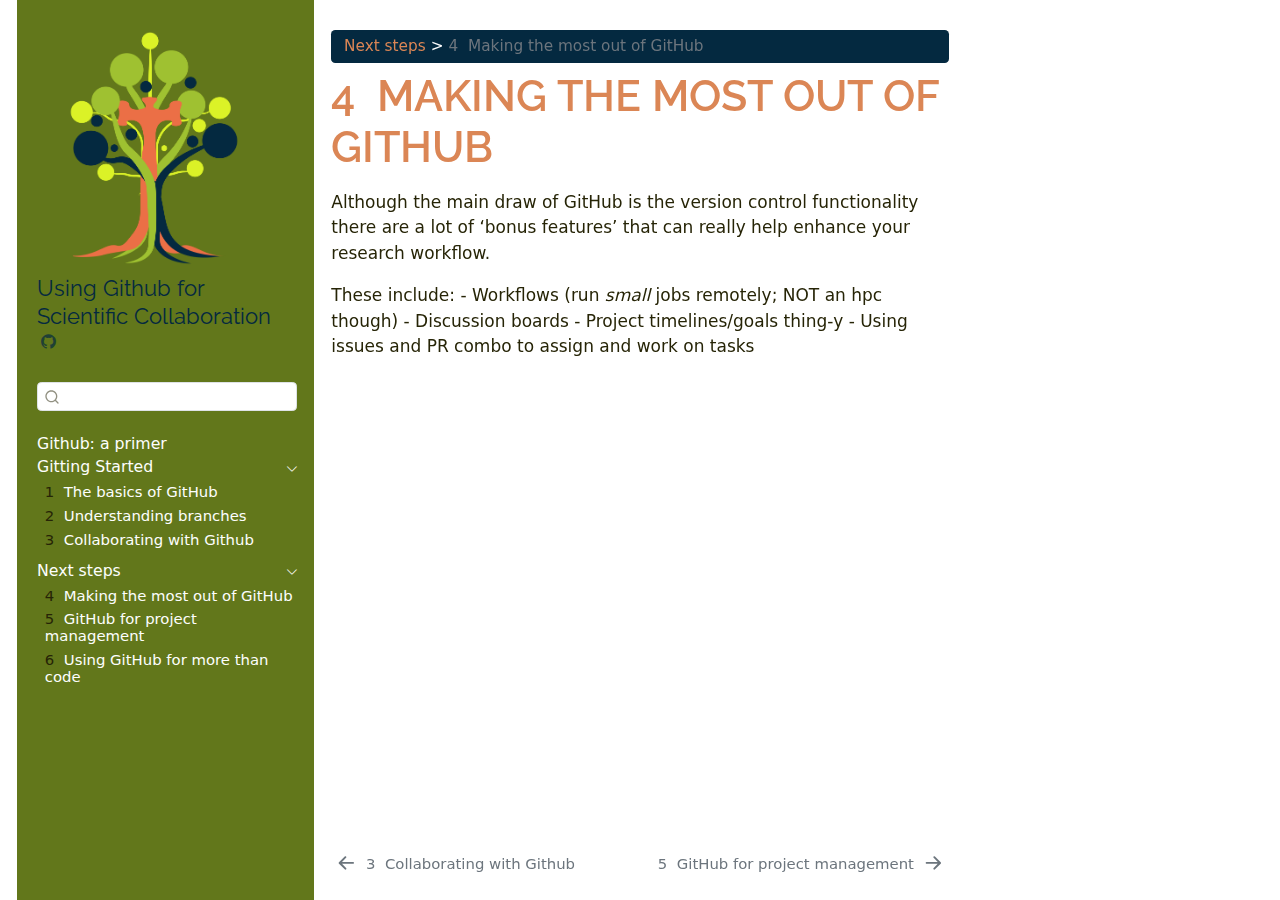
<file: maximising.html>
<!DOCTYPE html>
<html xmlns="http://www.w3.org/1999/xhtml" lang="en" xml:lang="en"><head>

<meta charset="utf-8">
<meta name="generator" content="quarto-1.7.11">

<meta name="viewport" content="width=device-width, initial-scale=1.0, user-scalable=yes">


<title>4&nbsp; Making the most out of GitHub – Using Github for Scientific Collaboration</title>
<style>
code{white-space: pre-wrap;}
span.smallcaps{font-variant: small-caps;}
div.columns{display: flex; gap: min(4vw, 1.5em);}
div.column{flex: auto; overflow-x: auto;}
div.hanging-indent{margin-left: 1.5em; text-indent: -1.5em;}
ul.task-list{list-style: none;}
ul.task-list li input[type="checkbox"] {
  width: 0.8em;
  margin: 0 0.8em 0.2em -1em; /* quarto-specific, see https://github.com/quarto-dev/quarto-cli/issues/4556 */ 
  vertical-align: middle;
}
</style>


<script src="site_libs/quarto-nav/quarto-nav.js"></script>
<script src="site_libs/quarto-nav/headroom.min.js"></script>
<script src="site_libs/clipboard/clipboard.min.js"></script>
<script src="site_libs/quarto-search/autocomplete.umd.js"></script>
<script src="site_libs/quarto-search/fuse.min.js"></script>
<script src="site_libs/quarto-search/quarto-search.js"></script>
<meta name="quarto:offset" content="./">
<link href="./project_management.html" rel="next">
<link href="./collaborating.html" rel="prev">
<link href="./assets/logo.png" rel="icon" type="image/png">
<script src="site_libs/quarto-html/quarto.js" type="module"></script>
<script src="site_libs/quarto-html/tabsets/tabsets.js" type="module"></script>
<script src="site_libs/quarto-html/popper.min.js"></script>
<script src="site_libs/quarto-html/tippy.umd.min.js"></script>
<script src="site_libs/quarto-html/anchor.min.js"></script>
<link href="site_libs/quarto-html/tippy.css" rel="stylesheet">
<link href="site_libs/quarto-html/quarto-syntax-highlighting-73e053f00451a6823eaeab9714ac17cd.css" rel="stylesheet" id="quarto-text-highlighting-styles">
<script src="site_libs/bootstrap/bootstrap.min.js"></script>
<link href="site_libs/bootstrap/bootstrap-icons.css" rel="stylesheet">
<link href="site_libs/bootstrap/bootstrap-642f5a37f5ae86e41a75a802ae529969.min.css" rel="stylesheet" append-hash="true" id="quarto-bootstrap" data-mode="light">
<script id="quarto-search-options" type="application/json">{
  "location": "sidebar",
  "copy-button": false,
  "collapse-after": 3,
  "panel-placement": "start",
  "type": "textbox",
  "limit": 50,
  "keyboard-shortcut": [
    "f",
    "/",
    "s"
  ],
  "show-item-context": false,
  "language": {
    "search-no-results-text": "No results",
    "search-matching-documents-text": "matching documents",
    "search-copy-link-title": "Copy link to search",
    "search-hide-matches-text": "Hide additional matches",
    "search-more-match-text": "more match in this document",
    "search-more-matches-text": "more matches in this document",
    "search-clear-button-title": "Clear",
    "search-text-placeholder": "",
    "search-detached-cancel-button-title": "Cancel",
    "search-submit-button-title": "Submit",
    "search-label": "Search"
  }
}</script>


</head>

<body class="nav-sidebar floating">

<div id="quarto-search-results"></div>
  <header id="quarto-header" class="headroom fixed-top">
  <nav class="quarto-secondary-nav">
    <div class="container-fluid d-flex">
      <button type="button" class="quarto-btn-toggle btn" data-bs-toggle="collapse" role="button" data-bs-target=".quarto-sidebar-collapse-item" aria-controls="quarto-sidebar" aria-expanded="false" aria-label="Toggle sidebar navigation" onclick="if (window.quartoToggleHeadroom) { window.quartoToggleHeadroom(); }">
        <i class="bi bi-layout-text-sidebar-reverse"></i>
      </button>
        <nav class="quarto-page-breadcrumbs" aria-label="breadcrumb"><ol class="breadcrumb"><li class="breadcrumb-item"><a href="./maximising.html">Next steps</a></li><li class="breadcrumb-item"><a href="./maximising.html"><span class="chapter-number">4</span>&nbsp; <span class="chapter-title">Making the most out of GitHub</span></a></li></ol></nav>
        <a class="flex-grow-1" role="navigation" data-bs-toggle="collapse" data-bs-target=".quarto-sidebar-collapse-item" aria-controls="quarto-sidebar" aria-expanded="false" aria-label="Toggle sidebar navigation" onclick="if (window.quartoToggleHeadroom) { window.quartoToggleHeadroom(); }">      
        </a>
      <button type="button" class="btn quarto-search-button" aria-label="Search" onclick="window.quartoOpenSearch();">
        <i class="bi bi-search"></i>
      </button>
    </div>
  </nav>
</header>
<!-- content -->
<div id="quarto-content" class="quarto-container page-columns page-rows-contents page-layout-article">
<!-- sidebar -->
  <nav id="quarto-sidebar" class="sidebar collapse collapse-horizontal quarto-sidebar-collapse-item sidebar-navigation floating overflow-auto">
    <div class="pt-lg-2 mt-2 text-left sidebar-header sidebar-header-stacked">
      <a href="./index.html" class="sidebar-logo-link">
      <img src="./assets/logo.png" alt="" class="sidebar-logo py-0 d-lg-inline d-none">
      </a>
    <div class="sidebar-title mb-0 py-0">
      <a href="./">Using Github for Scientific Collaboration</a> 
        <div class="sidebar-tools-main">
    <a href="https://github.com/BecksLab/tutorial_github" title="Source Code" class="quarto-navigation-tool px-1" aria-label="Source Code"><i class="bi bi-github"></i></a>
</div>
    </div>
      </div>
        <div class="mt-2 flex-shrink-0 align-items-center">
        <div class="sidebar-search">
        <div id="quarto-search" class="" title="Search"></div>
        </div>
        </div>
    <div class="sidebar-menu-container"> 
    <ul class="list-unstyled mt-1">
        <li class="sidebar-item">
  <div class="sidebar-item-container"> 
  <a href="./index.html" class="sidebar-item-text sidebar-link">
 <span class="menu-text">Github: a primer</span></a>
  </div>
</li>
        <li class="sidebar-item sidebar-item-section">
      <div class="sidebar-item-container"> 
            <a class="sidebar-item-text sidebar-link text-start" data-bs-toggle="collapse" data-bs-target="#quarto-sidebar-section-1" role="navigation" aria-expanded="true">
 <span class="menu-text">Gitting Started</span></a>
          <a class="sidebar-item-toggle text-start" data-bs-toggle="collapse" data-bs-target="#quarto-sidebar-section-1" role="navigation" aria-expanded="true" aria-label="Toggle section">
            <i class="bi bi-chevron-right ms-2"></i>
          </a> 
      </div>
      <ul id="quarto-sidebar-section-1" class="collapse list-unstyled sidebar-section depth1 show">  
          <li class="sidebar-item">
  <div class="sidebar-item-container"> 
  <a href="./basics.html" class="sidebar-item-text sidebar-link">
 <span class="menu-text"><span class="chapter-number">1</span>&nbsp; <span class="chapter-title">The basics of GitHub</span></span></a>
  </div>
</li>
          <li class="sidebar-item">
  <div class="sidebar-item-container"> 
  <a href="./branches.html" class="sidebar-item-text sidebar-link">
 <span class="menu-text"><span class="chapter-number">2</span>&nbsp; <span class="chapter-title">Understanding branches</span></span></a>
  </div>
</li>
          <li class="sidebar-item">
  <div class="sidebar-item-container"> 
  <a href="./collaborating.html" class="sidebar-item-text sidebar-link">
 <span class="menu-text"><span class="chapter-number">3</span>&nbsp; <span class="chapter-title">Collaborating with Github</span></span></a>
  </div>
</li>
      </ul>
  </li>
        <li class="sidebar-item sidebar-item-section">
      <div class="sidebar-item-container"> 
            <a class="sidebar-item-text sidebar-link text-start" data-bs-toggle="collapse" data-bs-target="#quarto-sidebar-section-2" role="navigation" aria-expanded="true">
 <span class="menu-text">Next steps</span></a>
          <a class="sidebar-item-toggle text-start" data-bs-toggle="collapse" data-bs-target="#quarto-sidebar-section-2" role="navigation" aria-expanded="true" aria-label="Toggle section">
            <i class="bi bi-chevron-right ms-2"></i>
          </a> 
      </div>
      <ul id="quarto-sidebar-section-2" class="collapse list-unstyled sidebar-section depth1 show">  
          <li class="sidebar-item">
  <div class="sidebar-item-container"> 
  <a href="./maximising.html" class="sidebar-item-text sidebar-link active">
 <span class="menu-text"><span class="chapter-number">4</span>&nbsp; <span class="chapter-title">Making the most out of GitHub</span></span></a>
  </div>
</li>
          <li class="sidebar-item">
  <div class="sidebar-item-container"> 
  <a href="./project_management.html" class="sidebar-item-text sidebar-link">
 <span class="menu-text"><span class="chapter-number">5</span>&nbsp; <span class="chapter-title">GitHub for project management</span></span></a>
  </div>
</li>
          <li class="sidebar-item">
  <div class="sidebar-item-container"> 
  <a href="./content.html" class="sidebar-item-text sidebar-link">
 <span class="menu-text"><span class="chapter-number">6</span>&nbsp; <span class="chapter-title">Using GitHub for more than code</span></span></a>
  </div>
</li>
      </ul>
  </li>
    </ul>
    </div>
</nav>
<div id="quarto-sidebar-glass" class="quarto-sidebar-collapse-item" data-bs-toggle="collapse" data-bs-target=".quarto-sidebar-collapse-item"></div>
<!-- margin-sidebar -->
    <div id="quarto-margin-sidebar" class="sidebar margin-sidebar zindex-bottom">
        
    </div>
<!-- main -->
<main class="content" id="quarto-document-content">

<header id="title-block-header" class="quarto-title-block default"><nav class="quarto-page-breadcrumbs quarto-title-breadcrumbs d-none d-lg-block" aria-label="breadcrumb"><ol class="breadcrumb"><li class="breadcrumb-item"><a href="./maximising.html">Next steps</a></li><li class="breadcrumb-item"><a href="./maximising.html"><span class="chapter-number">4</span>&nbsp; <span class="chapter-title">Making the most out of GitHub</span></a></li></ol></nav>
<div class="quarto-title">
<h1 class="title"><span class="chapter-number">4</span>&nbsp; <span class="chapter-title">Making the most out of GitHub</span></h1>
</div>



<div class="quarto-title-meta">

    
  
    
  </div>
  


</header>


<p>Although the main draw of GitHub is the version control functionality there are a lot of ‘bonus features’ that can really help enhance your research workflow.</p>
<p>These include: - Workflows (run <em>small</em> jobs remotely; NOT an hpc though) - Discussion boards - Project timelines/goals thing-y - Using issues and PR combo to assign and work on tasks</p>



</main> <!-- /main -->
<script id="quarto-html-after-body" type="application/javascript">
window.document.addEventListener("DOMContentLoaded", function (event) {
  const toggleBodyColorMode = (bsSheetEl) => {
    const mode = bsSheetEl.getAttribute("data-mode");
    const bodyEl = window.document.querySelector("body");
    if (mode === "dark") {
      bodyEl.classList.add("quarto-dark");
      bodyEl.classList.remove("quarto-light");
    } else {
      bodyEl.classList.add("quarto-light");
      bodyEl.classList.remove("quarto-dark");
    }
  }
  const toggleBodyColorPrimary = () => {
    const bsSheetEl = window.document.querySelector("link#quarto-bootstrap");
    if (bsSheetEl) {
      toggleBodyColorMode(bsSheetEl);
    }
  }
  toggleBodyColorPrimary();  
  const icon = "";
  const anchorJS = new window.AnchorJS();
  anchorJS.options = {
    placement: 'right',
    icon: icon
  };
  anchorJS.add('.anchored');
  const isCodeAnnotation = (el) => {
    for (const clz of el.classList) {
      if (clz.startsWith('code-annotation-')) {                     
        return true;
      }
    }
    return false;
  }
  const onCopySuccess = function(e) {
    // button target
    const button = e.trigger;
    // don't keep focus
    button.blur();
    // flash "checked"
    button.classList.add('code-copy-button-checked');
    var currentTitle = button.getAttribute("title");
    button.setAttribute("title", "Copied!");
    let tooltip;
    if (window.bootstrap) {
      button.setAttribute("data-bs-toggle", "tooltip");
      button.setAttribute("data-bs-placement", "left");
      button.setAttribute("data-bs-title", "Copied!");
      tooltip = new bootstrap.Tooltip(button, 
        { trigger: "manual", 
          customClass: "code-copy-button-tooltip",
          offset: [0, -8]});
      tooltip.show();    
    }
    setTimeout(function() {
      if (tooltip) {
        tooltip.hide();
        button.removeAttribute("data-bs-title");
        button.removeAttribute("data-bs-toggle");
        button.removeAttribute("data-bs-placement");
      }
      button.setAttribute("title", currentTitle);
      button.classList.remove('code-copy-button-checked');
    }, 1000);
    // clear code selection
    e.clearSelection();
  }
  const getTextToCopy = function(trigger) {
      const codeEl = trigger.previousElementSibling.cloneNode(true);
      for (const childEl of codeEl.children) {
        if (isCodeAnnotation(childEl)) {
          childEl.remove();
        }
      }
      return codeEl.innerText;
  }
  const clipboard = new window.ClipboardJS('.code-copy-button:not([data-in-quarto-modal])', {
    text: getTextToCopy
  });
  clipboard.on('success', onCopySuccess);
  if (window.document.getElementById('quarto-embedded-source-code-modal')) {
    const clipboardModal = new window.ClipboardJS('.code-copy-button[data-in-quarto-modal]', {
      text: getTextToCopy,
      container: window.document.getElementById('quarto-embedded-source-code-modal')
    });
    clipboardModal.on('success', onCopySuccess);
  }
    var localhostRegex = new RegExp(/^(?:http|https):\/\/localhost\:?[0-9]*\//);
    var mailtoRegex = new RegExp(/^mailto:/);
      var filterRegex = new RegExp('/' + window.location.host + '/');
    var isInternal = (href) => {
        return filterRegex.test(href) || localhostRegex.test(href) || mailtoRegex.test(href);
    }
    // Inspect non-navigation links and adorn them if external
 	var links = window.document.querySelectorAll('a[href]:not(.nav-link):not(.navbar-brand):not(.toc-action):not(.sidebar-link):not(.sidebar-item-toggle):not(.pagination-link):not(.no-external):not([aria-hidden]):not(.dropdown-item):not(.quarto-navigation-tool):not(.about-link)');
    for (var i=0; i<links.length; i++) {
      const link = links[i];
      if (!isInternal(link.href)) {
        // undo the damage that might have been done by quarto-nav.js in the case of
        // links that we want to consider external
        if (link.dataset.originalHref !== undefined) {
          link.href = link.dataset.originalHref;
        }
      }
    }
  function tippyHover(el, contentFn, onTriggerFn, onUntriggerFn) {
    const config = {
      allowHTML: true,
      maxWidth: 500,
      delay: 100,
      arrow: false,
      appendTo: function(el) {
          return el.parentElement;
      },
      interactive: true,
      interactiveBorder: 10,
      theme: 'quarto',
      placement: 'bottom-start',
    };
    if (contentFn) {
      config.content = contentFn;
    }
    if (onTriggerFn) {
      config.onTrigger = onTriggerFn;
    }
    if (onUntriggerFn) {
      config.onUntrigger = onUntriggerFn;
    }
    window.tippy(el, config); 
  }
  const noterefs = window.document.querySelectorAll('a[role="doc-noteref"]');
  for (var i=0; i<noterefs.length; i++) {
    const ref = noterefs[i];
    tippyHover(ref, function() {
      // use id or data attribute instead here
      let href = ref.getAttribute('data-footnote-href') || ref.getAttribute('href');
      try { href = new URL(href).hash; } catch {}
      const id = href.replace(/^#\/?/, "");
      const note = window.document.getElementById(id);
      if (note) {
        return note.innerHTML;
      } else {
        return "";
      }
    });
  }
  const xrefs = window.document.querySelectorAll('a.quarto-xref');
  const processXRef = (id, note) => {
    // Strip column container classes
    const stripColumnClz = (el) => {
      el.classList.remove("page-full", "page-columns");
      if (el.children) {
        for (const child of el.children) {
          stripColumnClz(child);
        }
      }
    }
    stripColumnClz(note)
    if (id === null || id.startsWith('sec-')) {
      // Special case sections, only their first couple elements
      const container = document.createElement("div");
      if (note.children && note.children.length > 2) {
        container.appendChild(note.children[0].cloneNode(true));
        for (let i = 1; i < note.children.length; i++) {
          const child = note.children[i];
          if (child.tagName === "P" && child.innerText === "") {
            continue;
          } else {
            container.appendChild(child.cloneNode(true));
            break;
          }
        }
        if (window.Quarto?.typesetMath) {
          window.Quarto.typesetMath(container);
        }
        return container.innerHTML
      } else {
        if (window.Quarto?.typesetMath) {
          window.Quarto.typesetMath(note);
        }
        return note.innerHTML;
      }
    } else {
      // Remove any anchor links if they are present
      const anchorLink = note.querySelector('a.anchorjs-link');
      if (anchorLink) {
        anchorLink.remove();
      }
      if (window.Quarto?.typesetMath) {
        window.Quarto.typesetMath(note);
      }
      if (note.classList.contains("callout")) {
        return note.outerHTML;
      } else {
        return note.innerHTML;
      }
    }
  }
  for (var i=0; i<xrefs.length; i++) {
    const xref = xrefs[i];
    tippyHover(xref, undefined, function(instance) {
      instance.disable();
      let url = xref.getAttribute('href');
      let hash = undefined; 
      if (url.startsWith('#')) {
        hash = url;
      } else {
        try { hash = new URL(url).hash; } catch {}
      }
      if (hash) {
        const id = hash.replace(/^#\/?/, "");
        const note = window.document.getElementById(id);
        if (note !== null) {
          try {
            const html = processXRef(id, note.cloneNode(true));
            instance.setContent(html);
          } finally {
            instance.enable();
            instance.show();
          }
        } else {
          // See if we can fetch this
          fetch(url.split('#')[0])
          .then(res => res.text())
          .then(html => {
            const parser = new DOMParser();
            const htmlDoc = parser.parseFromString(html, "text/html");
            const note = htmlDoc.getElementById(id);
            if (note !== null) {
              const html = processXRef(id, note);
              instance.setContent(html);
            } 
          }).finally(() => {
            instance.enable();
            instance.show();
          });
        }
      } else {
        // See if we can fetch a full url (with no hash to target)
        // This is a special case and we should probably do some content thinning / targeting
        fetch(url)
        .then(res => res.text())
        .then(html => {
          const parser = new DOMParser();
          const htmlDoc = parser.parseFromString(html, "text/html");
          const note = htmlDoc.querySelector('main.content');
          if (note !== null) {
            // This should only happen for chapter cross references
            // (since there is no id in the URL)
            // remove the first header
            if (note.children.length > 0 && note.children[0].tagName === "HEADER") {
              note.children[0].remove();
            }
            const html = processXRef(null, note);
            instance.setContent(html);
          } 
        }).finally(() => {
          instance.enable();
          instance.show();
        });
      }
    }, function(instance) {
    });
  }
      let selectedAnnoteEl;
      const selectorForAnnotation = ( cell, annotation) => {
        let cellAttr = 'data-code-cell="' + cell + '"';
        let lineAttr = 'data-code-annotation="' +  annotation + '"';
        const selector = 'span[' + cellAttr + '][' + lineAttr + ']';
        return selector;
      }
      const selectCodeLines = (annoteEl) => {
        const doc = window.document;
        const targetCell = annoteEl.getAttribute("data-target-cell");
        const targetAnnotation = annoteEl.getAttribute("data-target-annotation");
        const annoteSpan = window.document.querySelector(selectorForAnnotation(targetCell, targetAnnotation));
        const lines = annoteSpan.getAttribute("data-code-lines").split(",");
        const lineIds = lines.map((line) => {
          return targetCell + "-" + line;
        })
        let top = null;
        let height = null;
        let parent = null;
        if (lineIds.length > 0) {
            //compute the position of the single el (top and bottom and make a div)
            const el = window.document.getElementById(lineIds[0]);
            top = el.offsetTop;
            height = el.offsetHeight;
            parent = el.parentElement.parentElement;
          if (lineIds.length > 1) {
            const lastEl = window.document.getElementById(lineIds[lineIds.length - 1]);
            const bottom = lastEl.offsetTop + lastEl.offsetHeight;
            height = bottom - top;
          }
          if (top !== null && height !== null && parent !== null) {
            // cook up a div (if necessary) and position it 
            let div = window.document.getElementById("code-annotation-line-highlight");
            if (div === null) {
              div = window.document.createElement("div");
              div.setAttribute("id", "code-annotation-line-highlight");
              div.style.position = 'absolute';
              parent.appendChild(div);
            }
            div.style.top = top - 2 + "px";
            div.style.height = height + 4 + "px";
            div.style.left = 0;
            let gutterDiv = window.document.getElementById("code-annotation-line-highlight-gutter");
            if (gutterDiv === null) {
              gutterDiv = window.document.createElement("div");
              gutterDiv.setAttribute("id", "code-annotation-line-highlight-gutter");
              gutterDiv.style.position = 'absolute';
              const codeCell = window.document.getElementById(targetCell);
              const gutter = codeCell.querySelector('.code-annotation-gutter');
              gutter.appendChild(gutterDiv);
            }
            gutterDiv.style.top = top - 2 + "px";
            gutterDiv.style.height = height + 4 + "px";
          }
          selectedAnnoteEl = annoteEl;
        }
      };
      const unselectCodeLines = () => {
        const elementsIds = ["code-annotation-line-highlight", "code-annotation-line-highlight-gutter"];
        elementsIds.forEach((elId) => {
          const div = window.document.getElementById(elId);
          if (div) {
            div.remove();
          }
        });
        selectedAnnoteEl = undefined;
      };
        // Handle positioning of the toggle
    window.addEventListener(
      "resize",
      throttle(() => {
        elRect = undefined;
        if (selectedAnnoteEl) {
          selectCodeLines(selectedAnnoteEl);
        }
      }, 10)
    );
    function throttle(fn, ms) {
    let throttle = false;
    let timer;
      return (...args) => {
        if(!throttle) { // first call gets through
            fn.apply(this, args);
            throttle = true;
        } else { // all the others get throttled
            if(timer) clearTimeout(timer); // cancel #2
            timer = setTimeout(() => {
              fn.apply(this, args);
              timer = throttle = false;
            }, ms);
        }
      };
    }
      // Attach click handler to the DT
      const annoteDls = window.document.querySelectorAll('dt[data-target-cell]');
      for (const annoteDlNode of annoteDls) {
        annoteDlNode.addEventListener('click', (event) => {
          const clickedEl = event.target;
          if (clickedEl !== selectedAnnoteEl) {
            unselectCodeLines();
            const activeEl = window.document.querySelector('dt[data-target-cell].code-annotation-active');
            if (activeEl) {
              activeEl.classList.remove('code-annotation-active');
            }
            selectCodeLines(clickedEl);
            clickedEl.classList.add('code-annotation-active');
          } else {
            // Unselect the line
            unselectCodeLines();
            clickedEl.classList.remove('code-annotation-active');
          }
        });
      }
  const findCites = (el) => {
    const parentEl = el.parentElement;
    if (parentEl) {
      const cites = parentEl.dataset.cites;
      if (cites) {
        return {
          el,
          cites: cites.split(' ')
        };
      } else {
        return findCites(el.parentElement)
      }
    } else {
      return undefined;
    }
  };
  var bibliorefs = window.document.querySelectorAll('a[role="doc-biblioref"]');
  for (var i=0; i<bibliorefs.length; i++) {
    const ref = bibliorefs[i];
    const citeInfo = findCites(ref);
    if (citeInfo) {
      tippyHover(citeInfo.el, function() {
        var popup = window.document.createElement('div');
        citeInfo.cites.forEach(function(cite) {
          var citeDiv = window.document.createElement('div');
          citeDiv.classList.add('hanging-indent');
          citeDiv.classList.add('csl-entry');
          var biblioDiv = window.document.getElementById('ref-' + cite);
          if (biblioDiv) {
            citeDiv.innerHTML = biblioDiv.innerHTML;
          }
          popup.appendChild(citeDiv);
        });
        return popup.innerHTML;
      });
    }
  }
});
</script>
<nav class="page-navigation">
  <div class="nav-page nav-page-previous">
      <a href="./collaborating.html" class="pagination-link" aria-label="Collaborating with Github">
        <i class="bi bi-arrow-left-short"></i> <span class="nav-page-text"><span class="chapter-number">3</span>&nbsp; <span class="chapter-title">Collaborating with Github</span></span>
      </a>          
  </div>
  <div class="nav-page nav-page-next">
      <a href="./project_management.html" class="pagination-link" aria-label="GitHub for project management">
        <span class="nav-page-text"><span class="chapter-number">5</span>&nbsp; <span class="chapter-title">GitHub for project management</span></span> <i class="bi bi-arrow-right-short"></i>
      </a>
  </div>
</nav>
</div> <!-- /content -->




</body></html>
</file>
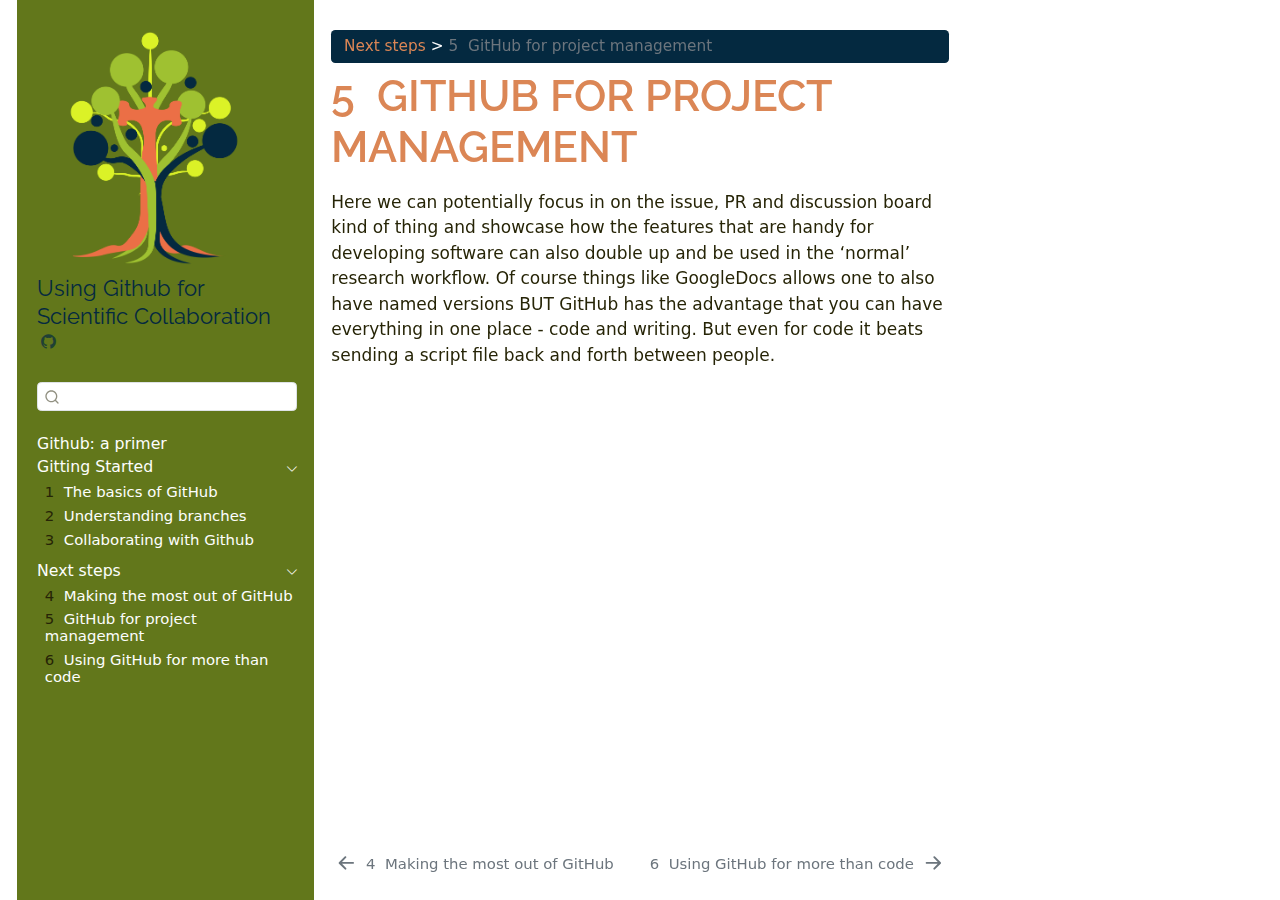
<file: project_management.html>
<!DOCTYPE html>
<html xmlns="http://www.w3.org/1999/xhtml" lang="en" xml:lang="en"><head>

<meta charset="utf-8">
<meta name="generator" content="quarto-1.7.11">

<meta name="viewport" content="width=device-width, initial-scale=1.0, user-scalable=yes">


<title>5&nbsp; GitHub for project management – Using Github for Scientific Collaboration</title>
<style>
code{white-space: pre-wrap;}
span.smallcaps{font-variant: small-caps;}
div.columns{display: flex; gap: min(4vw, 1.5em);}
div.column{flex: auto; overflow-x: auto;}
div.hanging-indent{margin-left: 1.5em; text-indent: -1.5em;}
ul.task-list{list-style: none;}
ul.task-list li input[type="checkbox"] {
  width: 0.8em;
  margin: 0 0.8em 0.2em -1em; /* quarto-specific, see https://github.com/quarto-dev/quarto-cli/issues/4556 */ 
  vertical-align: middle;
}
</style>


<script src="site_libs/quarto-nav/quarto-nav.js"></script>
<script src="site_libs/quarto-nav/headroom.min.js"></script>
<script src="site_libs/clipboard/clipboard.min.js"></script>
<script src="site_libs/quarto-search/autocomplete.umd.js"></script>
<script src="site_libs/quarto-search/fuse.min.js"></script>
<script src="site_libs/quarto-search/quarto-search.js"></script>
<meta name="quarto:offset" content="./">
<link href="./content.html" rel="next">
<link href="./maximising.html" rel="prev">
<link href="./assets/logo.png" rel="icon" type="image/png">
<script src="site_libs/quarto-html/quarto.js" type="module"></script>
<script src="site_libs/quarto-html/tabsets/tabsets.js" type="module"></script>
<script src="site_libs/quarto-html/popper.min.js"></script>
<script src="site_libs/quarto-html/tippy.umd.min.js"></script>
<script src="site_libs/quarto-html/anchor.min.js"></script>
<link href="site_libs/quarto-html/tippy.css" rel="stylesheet">
<link href="site_libs/quarto-html/quarto-syntax-highlighting-73e053f00451a6823eaeab9714ac17cd.css" rel="stylesheet" id="quarto-text-highlighting-styles">
<script src="site_libs/bootstrap/bootstrap.min.js"></script>
<link href="site_libs/bootstrap/bootstrap-icons.css" rel="stylesheet">
<link href="site_libs/bootstrap/bootstrap-642f5a37f5ae86e41a75a802ae529969.min.css" rel="stylesheet" append-hash="true" id="quarto-bootstrap" data-mode="light">
<script id="quarto-search-options" type="application/json">{
  "location": "sidebar",
  "copy-button": false,
  "collapse-after": 3,
  "panel-placement": "start",
  "type": "textbox",
  "limit": 50,
  "keyboard-shortcut": [
    "f",
    "/",
    "s"
  ],
  "show-item-context": false,
  "language": {
    "search-no-results-text": "No results",
    "search-matching-documents-text": "matching documents",
    "search-copy-link-title": "Copy link to search",
    "search-hide-matches-text": "Hide additional matches",
    "search-more-match-text": "more match in this document",
    "search-more-matches-text": "more matches in this document",
    "search-clear-button-title": "Clear",
    "search-text-placeholder": "",
    "search-detached-cancel-button-title": "Cancel",
    "search-submit-button-title": "Submit",
    "search-label": "Search"
  }
}</script>


</head>

<body class="nav-sidebar floating">

<div id="quarto-search-results"></div>
  <header id="quarto-header" class="headroom fixed-top">
  <nav class="quarto-secondary-nav">
    <div class="container-fluid d-flex">
      <button type="button" class="quarto-btn-toggle btn" data-bs-toggle="collapse" role="button" data-bs-target=".quarto-sidebar-collapse-item" aria-controls="quarto-sidebar" aria-expanded="false" aria-label="Toggle sidebar navigation" onclick="if (window.quartoToggleHeadroom) { window.quartoToggleHeadroom(); }">
        <i class="bi bi-layout-text-sidebar-reverse"></i>
      </button>
        <nav class="quarto-page-breadcrumbs" aria-label="breadcrumb"><ol class="breadcrumb"><li class="breadcrumb-item"><a href="./maximising.html">Next steps</a></li><li class="breadcrumb-item"><a href="./project_management.html"><span class="chapter-number">5</span>&nbsp; <span class="chapter-title">GitHub for project management</span></a></li></ol></nav>
        <a class="flex-grow-1" role="navigation" data-bs-toggle="collapse" data-bs-target=".quarto-sidebar-collapse-item" aria-controls="quarto-sidebar" aria-expanded="false" aria-label="Toggle sidebar navigation" onclick="if (window.quartoToggleHeadroom) { window.quartoToggleHeadroom(); }">      
        </a>
      <button type="button" class="btn quarto-search-button" aria-label="Search" onclick="window.quartoOpenSearch();">
        <i class="bi bi-search"></i>
      </button>
    </div>
  </nav>
</header>
<!-- content -->
<div id="quarto-content" class="quarto-container page-columns page-rows-contents page-layout-article">
<!-- sidebar -->
  <nav id="quarto-sidebar" class="sidebar collapse collapse-horizontal quarto-sidebar-collapse-item sidebar-navigation floating overflow-auto">
    <div class="pt-lg-2 mt-2 text-left sidebar-header sidebar-header-stacked">
      <a href="./index.html" class="sidebar-logo-link">
      <img src="./assets/logo.png" alt="" class="sidebar-logo py-0 d-lg-inline d-none">
      </a>
    <div class="sidebar-title mb-0 py-0">
      <a href="./">Using Github for Scientific Collaboration</a> 
        <div class="sidebar-tools-main">
    <a href="https://github.com/BecksLab/tutorial_github" title="Source Code" class="quarto-navigation-tool px-1" aria-label="Source Code"><i class="bi bi-github"></i></a>
</div>
    </div>
      </div>
        <div class="mt-2 flex-shrink-0 align-items-center">
        <div class="sidebar-search">
        <div id="quarto-search" class="" title="Search"></div>
        </div>
        </div>
    <div class="sidebar-menu-container"> 
    <ul class="list-unstyled mt-1">
        <li class="sidebar-item">
  <div class="sidebar-item-container"> 
  <a href="./index.html" class="sidebar-item-text sidebar-link">
 <span class="menu-text">Github: a primer</span></a>
  </div>
</li>
        <li class="sidebar-item sidebar-item-section">
      <div class="sidebar-item-container"> 
            <a class="sidebar-item-text sidebar-link text-start" data-bs-toggle="collapse" data-bs-target="#quarto-sidebar-section-1" role="navigation" aria-expanded="true">
 <span class="menu-text">Gitting Started</span></a>
          <a class="sidebar-item-toggle text-start" data-bs-toggle="collapse" data-bs-target="#quarto-sidebar-section-1" role="navigation" aria-expanded="true" aria-label="Toggle section">
            <i class="bi bi-chevron-right ms-2"></i>
          </a> 
      </div>
      <ul id="quarto-sidebar-section-1" class="collapse list-unstyled sidebar-section depth1 show">  
          <li class="sidebar-item">
  <div class="sidebar-item-container"> 
  <a href="./basics.html" class="sidebar-item-text sidebar-link">
 <span class="menu-text"><span class="chapter-number">1</span>&nbsp; <span class="chapter-title">The basics of GitHub</span></span></a>
  </div>
</li>
          <li class="sidebar-item">
  <div class="sidebar-item-container"> 
  <a href="./branches.html" class="sidebar-item-text sidebar-link">
 <span class="menu-text"><span class="chapter-number">2</span>&nbsp; <span class="chapter-title">Understanding branches</span></span></a>
  </div>
</li>
          <li class="sidebar-item">
  <div class="sidebar-item-container"> 
  <a href="./collaborating.html" class="sidebar-item-text sidebar-link">
 <span class="menu-text"><span class="chapter-number">3</span>&nbsp; <span class="chapter-title">Collaborating with Github</span></span></a>
  </div>
</li>
      </ul>
  </li>
        <li class="sidebar-item sidebar-item-section">
      <div class="sidebar-item-container"> 
            <a class="sidebar-item-text sidebar-link text-start" data-bs-toggle="collapse" data-bs-target="#quarto-sidebar-section-2" role="navigation" aria-expanded="true">
 <span class="menu-text">Next steps</span></a>
          <a class="sidebar-item-toggle text-start" data-bs-toggle="collapse" data-bs-target="#quarto-sidebar-section-2" role="navigation" aria-expanded="true" aria-label="Toggle section">
            <i class="bi bi-chevron-right ms-2"></i>
          </a> 
      </div>
      <ul id="quarto-sidebar-section-2" class="collapse list-unstyled sidebar-section depth1 show">  
          <li class="sidebar-item">
  <div class="sidebar-item-container"> 
  <a href="./maximising.html" class="sidebar-item-text sidebar-link">
 <span class="menu-text"><span class="chapter-number">4</span>&nbsp; <span class="chapter-title">Making the most out of GitHub</span></span></a>
  </div>
</li>
          <li class="sidebar-item">
  <div class="sidebar-item-container"> 
  <a href="./project_management.html" class="sidebar-item-text sidebar-link active">
 <span class="menu-text"><span class="chapter-number">5</span>&nbsp; <span class="chapter-title">GitHub for project management</span></span></a>
  </div>
</li>
          <li class="sidebar-item">
  <div class="sidebar-item-container"> 
  <a href="./content.html" class="sidebar-item-text sidebar-link">
 <span class="menu-text"><span class="chapter-number">6</span>&nbsp; <span class="chapter-title">Using GitHub for more than code</span></span></a>
  </div>
</li>
      </ul>
  </li>
    </ul>
    </div>
</nav>
<div id="quarto-sidebar-glass" class="quarto-sidebar-collapse-item" data-bs-toggle="collapse" data-bs-target=".quarto-sidebar-collapse-item"></div>
<!-- margin-sidebar -->
    <div id="quarto-margin-sidebar" class="sidebar margin-sidebar zindex-bottom">
        
    </div>
<!-- main -->
<main class="content" id="quarto-document-content">

<header id="title-block-header" class="quarto-title-block default"><nav class="quarto-page-breadcrumbs quarto-title-breadcrumbs d-none d-lg-block" aria-label="breadcrumb"><ol class="breadcrumb"><li class="breadcrumb-item"><a href="./maximising.html">Next steps</a></li><li class="breadcrumb-item"><a href="./project_management.html"><span class="chapter-number">5</span>&nbsp; <span class="chapter-title">GitHub for project management</span></a></li></ol></nav>
<div class="quarto-title">
<h1 class="title"><span class="chapter-number">5</span>&nbsp; <span class="chapter-title">GitHub for project management</span></h1>
</div>



<div class="quarto-title-meta">

    
  
    
  </div>
  


</header>


<p>Here we can potentially focus in on the issue, PR and discussion board kind of thing and showcase how the features that are handy for developing software can also double up and be used in the ‘normal’ research workflow. Of course things like GoogleDocs allows one to also have named versions BUT GitHub has the advantage that you can have everything in one place - code and writing. But even for code it beats sending a script file back and forth between people.</p>



</main> <!-- /main -->
<script id="quarto-html-after-body" type="application/javascript">
window.document.addEventListener("DOMContentLoaded", function (event) {
  const toggleBodyColorMode = (bsSheetEl) => {
    const mode = bsSheetEl.getAttribute("data-mode");
    const bodyEl = window.document.querySelector("body");
    if (mode === "dark") {
      bodyEl.classList.add("quarto-dark");
      bodyEl.classList.remove("quarto-light");
    } else {
      bodyEl.classList.add("quarto-light");
      bodyEl.classList.remove("quarto-dark");
    }
  }
  const toggleBodyColorPrimary = () => {
    const bsSheetEl = window.document.querySelector("link#quarto-bootstrap");
    if (bsSheetEl) {
      toggleBodyColorMode(bsSheetEl);
    }
  }
  toggleBodyColorPrimary();  
  const icon = "";
  const anchorJS = new window.AnchorJS();
  anchorJS.options = {
    placement: 'right',
    icon: icon
  };
  anchorJS.add('.anchored');
  const isCodeAnnotation = (el) => {
    for (const clz of el.classList) {
      if (clz.startsWith('code-annotation-')) {                     
        return true;
      }
    }
    return false;
  }
  const onCopySuccess = function(e) {
    // button target
    const button = e.trigger;
    // don't keep focus
    button.blur();
    // flash "checked"
    button.classList.add('code-copy-button-checked');
    var currentTitle = button.getAttribute("title");
    button.setAttribute("title", "Copied!");
    let tooltip;
    if (window.bootstrap) {
      button.setAttribute("data-bs-toggle", "tooltip");
      button.setAttribute("data-bs-placement", "left");
      button.setAttribute("data-bs-title", "Copied!");
      tooltip = new bootstrap.Tooltip(button, 
        { trigger: "manual", 
          customClass: "code-copy-button-tooltip",
          offset: [0, -8]});
      tooltip.show();    
    }
    setTimeout(function() {
      if (tooltip) {
        tooltip.hide();
        button.removeAttribute("data-bs-title");
        button.removeAttribute("data-bs-toggle");
        button.removeAttribute("data-bs-placement");
      }
      button.setAttribute("title", currentTitle);
      button.classList.remove('code-copy-button-checked');
    }, 1000);
    // clear code selection
    e.clearSelection();
  }
  const getTextToCopy = function(trigger) {
      const codeEl = trigger.previousElementSibling.cloneNode(true);
      for (const childEl of codeEl.children) {
        if (isCodeAnnotation(childEl)) {
          childEl.remove();
        }
      }
      return codeEl.innerText;
  }
  const clipboard = new window.ClipboardJS('.code-copy-button:not([data-in-quarto-modal])', {
    text: getTextToCopy
  });
  clipboard.on('success', onCopySuccess);
  if (window.document.getElementById('quarto-embedded-source-code-modal')) {
    const clipboardModal = new window.ClipboardJS('.code-copy-button[data-in-quarto-modal]', {
      text: getTextToCopy,
      container: window.document.getElementById('quarto-embedded-source-code-modal')
    });
    clipboardModal.on('success', onCopySuccess);
  }
    var localhostRegex = new RegExp(/^(?:http|https):\/\/localhost\:?[0-9]*\//);
    var mailtoRegex = new RegExp(/^mailto:/);
      var filterRegex = new RegExp('/' + window.location.host + '/');
    var isInternal = (href) => {
        return filterRegex.test(href) || localhostRegex.test(href) || mailtoRegex.test(href);
    }
    // Inspect non-navigation links and adorn them if external
 	var links = window.document.querySelectorAll('a[href]:not(.nav-link):not(.navbar-brand):not(.toc-action):not(.sidebar-link):not(.sidebar-item-toggle):not(.pagination-link):not(.no-external):not([aria-hidden]):not(.dropdown-item):not(.quarto-navigation-tool):not(.about-link)');
    for (var i=0; i<links.length; i++) {
      const link = links[i];
      if (!isInternal(link.href)) {
        // undo the damage that might have been done by quarto-nav.js in the case of
        // links that we want to consider external
        if (link.dataset.originalHref !== undefined) {
          link.href = link.dataset.originalHref;
        }
      }
    }
  function tippyHover(el, contentFn, onTriggerFn, onUntriggerFn) {
    const config = {
      allowHTML: true,
      maxWidth: 500,
      delay: 100,
      arrow: false,
      appendTo: function(el) {
          return el.parentElement;
      },
      interactive: true,
      interactiveBorder: 10,
      theme: 'quarto',
      placement: 'bottom-start',
    };
    if (contentFn) {
      config.content = contentFn;
    }
    if (onTriggerFn) {
      config.onTrigger = onTriggerFn;
    }
    if (onUntriggerFn) {
      config.onUntrigger = onUntriggerFn;
    }
    window.tippy(el, config); 
  }
  const noterefs = window.document.querySelectorAll('a[role="doc-noteref"]');
  for (var i=0; i<noterefs.length; i++) {
    const ref = noterefs[i];
    tippyHover(ref, function() {
      // use id or data attribute instead here
      let href = ref.getAttribute('data-footnote-href') || ref.getAttribute('href');
      try { href = new URL(href).hash; } catch {}
      const id = href.replace(/^#\/?/, "");
      const note = window.document.getElementById(id);
      if (note) {
        return note.innerHTML;
      } else {
        return "";
      }
    });
  }
  const xrefs = window.document.querySelectorAll('a.quarto-xref');
  const processXRef = (id, note) => {
    // Strip column container classes
    const stripColumnClz = (el) => {
      el.classList.remove("page-full", "page-columns");
      if (el.children) {
        for (const child of el.children) {
          stripColumnClz(child);
        }
      }
    }
    stripColumnClz(note)
    if (id === null || id.startsWith('sec-')) {
      // Special case sections, only their first couple elements
      const container = document.createElement("div");
      if (note.children && note.children.length > 2) {
        container.appendChild(note.children[0].cloneNode(true));
        for (let i = 1; i < note.children.length; i++) {
          const child = note.children[i];
          if (child.tagName === "P" && child.innerText === "") {
            continue;
          } else {
            container.appendChild(child.cloneNode(true));
            break;
          }
        }
        if (window.Quarto?.typesetMath) {
          window.Quarto.typesetMath(container);
        }
        return container.innerHTML
      } else {
        if (window.Quarto?.typesetMath) {
          window.Quarto.typesetMath(note);
        }
        return note.innerHTML;
      }
    } else {
      // Remove any anchor links if they are present
      const anchorLink = note.querySelector('a.anchorjs-link');
      if (anchorLink) {
        anchorLink.remove();
      }
      if (window.Quarto?.typesetMath) {
        window.Quarto.typesetMath(note);
      }
      if (note.classList.contains("callout")) {
        return note.outerHTML;
      } else {
        return note.innerHTML;
      }
    }
  }
  for (var i=0; i<xrefs.length; i++) {
    const xref = xrefs[i];
    tippyHover(xref, undefined, function(instance) {
      instance.disable();
      let url = xref.getAttribute('href');
      let hash = undefined; 
      if (url.startsWith('#')) {
        hash = url;
      } else {
        try { hash = new URL(url).hash; } catch {}
      }
      if (hash) {
        const id = hash.replace(/^#\/?/, "");
        const note = window.document.getElementById(id);
        if (note !== null) {
          try {
            const html = processXRef(id, note.cloneNode(true));
            instance.setContent(html);
          } finally {
            instance.enable();
            instance.show();
          }
        } else {
          // See if we can fetch this
          fetch(url.split('#')[0])
          .then(res => res.text())
          .then(html => {
            const parser = new DOMParser();
            const htmlDoc = parser.parseFromString(html, "text/html");
            const note = htmlDoc.getElementById(id);
            if (note !== null) {
              const html = processXRef(id, note);
              instance.setContent(html);
            } 
          }).finally(() => {
            instance.enable();
            instance.show();
          });
        }
      } else {
        // See if we can fetch a full url (with no hash to target)
        // This is a special case and we should probably do some content thinning / targeting
        fetch(url)
        .then(res => res.text())
        .then(html => {
          const parser = new DOMParser();
          const htmlDoc = parser.parseFromString(html, "text/html");
          const note = htmlDoc.querySelector('main.content');
          if (note !== null) {
            // This should only happen for chapter cross references
            // (since there is no id in the URL)
            // remove the first header
            if (note.children.length > 0 && note.children[0].tagName === "HEADER") {
              note.children[0].remove();
            }
            const html = processXRef(null, note);
            instance.setContent(html);
          } 
        }).finally(() => {
          instance.enable();
          instance.show();
        });
      }
    }, function(instance) {
    });
  }
      let selectedAnnoteEl;
      const selectorForAnnotation = ( cell, annotation) => {
        let cellAttr = 'data-code-cell="' + cell + '"';
        let lineAttr = 'data-code-annotation="' +  annotation + '"';
        const selector = 'span[' + cellAttr + '][' + lineAttr + ']';
        return selector;
      }
      const selectCodeLines = (annoteEl) => {
        const doc = window.document;
        const targetCell = annoteEl.getAttribute("data-target-cell");
        const targetAnnotation = annoteEl.getAttribute("data-target-annotation");
        const annoteSpan = window.document.querySelector(selectorForAnnotation(targetCell, targetAnnotation));
        const lines = annoteSpan.getAttribute("data-code-lines").split(",");
        const lineIds = lines.map((line) => {
          return targetCell + "-" + line;
        })
        let top = null;
        let height = null;
        let parent = null;
        if (lineIds.length > 0) {
            //compute the position of the single el (top and bottom and make a div)
            const el = window.document.getElementById(lineIds[0]);
            top = el.offsetTop;
            height = el.offsetHeight;
            parent = el.parentElement.parentElement;
          if (lineIds.length > 1) {
            const lastEl = window.document.getElementById(lineIds[lineIds.length - 1]);
            const bottom = lastEl.offsetTop + lastEl.offsetHeight;
            height = bottom - top;
          }
          if (top !== null && height !== null && parent !== null) {
            // cook up a div (if necessary) and position it 
            let div = window.document.getElementById("code-annotation-line-highlight");
            if (div === null) {
              div = window.document.createElement("div");
              div.setAttribute("id", "code-annotation-line-highlight");
              div.style.position = 'absolute';
              parent.appendChild(div);
            }
            div.style.top = top - 2 + "px";
            div.style.height = height + 4 + "px";
            div.style.left = 0;
            let gutterDiv = window.document.getElementById("code-annotation-line-highlight-gutter");
            if (gutterDiv === null) {
              gutterDiv = window.document.createElement("div");
              gutterDiv.setAttribute("id", "code-annotation-line-highlight-gutter");
              gutterDiv.style.position = 'absolute';
              const codeCell = window.document.getElementById(targetCell);
              const gutter = codeCell.querySelector('.code-annotation-gutter');
              gutter.appendChild(gutterDiv);
            }
            gutterDiv.style.top = top - 2 + "px";
            gutterDiv.style.height = height + 4 + "px";
          }
          selectedAnnoteEl = annoteEl;
        }
      };
      const unselectCodeLines = () => {
        const elementsIds = ["code-annotation-line-highlight", "code-annotation-line-highlight-gutter"];
        elementsIds.forEach((elId) => {
          const div = window.document.getElementById(elId);
          if (div) {
            div.remove();
          }
        });
        selectedAnnoteEl = undefined;
      };
        // Handle positioning of the toggle
    window.addEventListener(
      "resize",
      throttle(() => {
        elRect = undefined;
        if (selectedAnnoteEl) {
          selectCodeLines(selectedAnnoteEl);
        }
      }, 10)
    );
    function throttle(fn, ms) {
    let throttle = false;
    let timer;
      return (...args) => {
        if(!throttle) { // first call gets through
            fn.apply(this, args);
            throttle = true;
        } else { // all the others get throttled
            if(timer) clearTimeout(timer); // cancel #2
            timer = setTimeout(() => {
              fn.apply(this, args);
              timer = throttle = false;
            }, ms);
        }
      };
    }
      // Attach click handler to the DT
      const annoteDls = window.document.querySelectorAll('dt[data-target-cell]');
      for (const annoteDlNode of annoteDls) {
        annoteDlNode.addEventListener('click', (event) => {
          const clickedEl = event.target;
          if (clickedEl !== selectedAnnoteEl) {
            unselectCodeLines();
            const activeEl = window.document.querySelector('dt[data-target-cell].code-annotation-active');
            if (activeEl) {
              activeEl.classList.remove('code-annotation-active');
            }
            selectCodeLines(clickedEl);
            clickedEl.classList.add('code-annotation-active');
          } else {
            // Unselect the line
            unselectCodeLines();
            clickedEl.classList.remove('code-annotation-active');
          }
        });
      }
  const findCites = (el) => {
    const parentEl = el.parentElement;
    if (parentEl) {
      const cites = parentEl.dataset.cites;
      if (cites) {
        return {
          el,
          cites: cites.split(' ')
        };
      } else {
        return findCites(el.parentElement)
      }
    } else {
      return undefined;
    }
  };
  var bibliorefs = window.document.querySelectorAll('a[role="doc-biblioref"]');
  for (var i=0; i<bibliorefs.length; i++) {
    const ref = bibliorefs[i];
    const citeInfo = findCites(ref);
    if (citeInfo) {
      tippyHover(citeInfo.el, function() {
        var popup = window.document.createElement('div');
        citeInfo.cites.forEach(function(cite) {
          var citeDiv = window.document.createElement('div');
          citeDiv.classList.add('hanging-indent');
          citeDiv.classList.add('csl-entry');
          var biblioDiv = window.document.getElementById('ref-' + cite);
          if (biblioDiv) {
            citeDiv.innerHTML = biblioDiv.innerHTML;
          }
          popup.appendChild(citeDiv);
        });
        return popup.innerHTML;
      });
    }
  }
});
</script>
<nav class="page-navigation">
  <div class="nav-page nav-page-previous">
      <a href="./maximising.html" class="pagination-link" aria-label="Making the most out of GitHub">
        <i class="bi bi-arrow-left-short"></i> <span class="nav-page-text"><span class="chapter-number">4</span>&nbsp; <span class="chapter-title">Making the most out of GitHub</span></span>
      </a>          
  </div>
  <div class="nav-page nav-page-next">
      <a href="./content.html" class="pagination-link" aria-label="Using GitHub for more than code">
        <span class="nav-page-text"><span class="chapter-number">6</span>&nbsp; <span class="chapter-title">Using GitHub for more than code</span></span> <i class="bi bi-arrow-right-short"></i>
      </a>
  </div>
</nav>
</div> <!-- /content -->




</body></html>
</file>
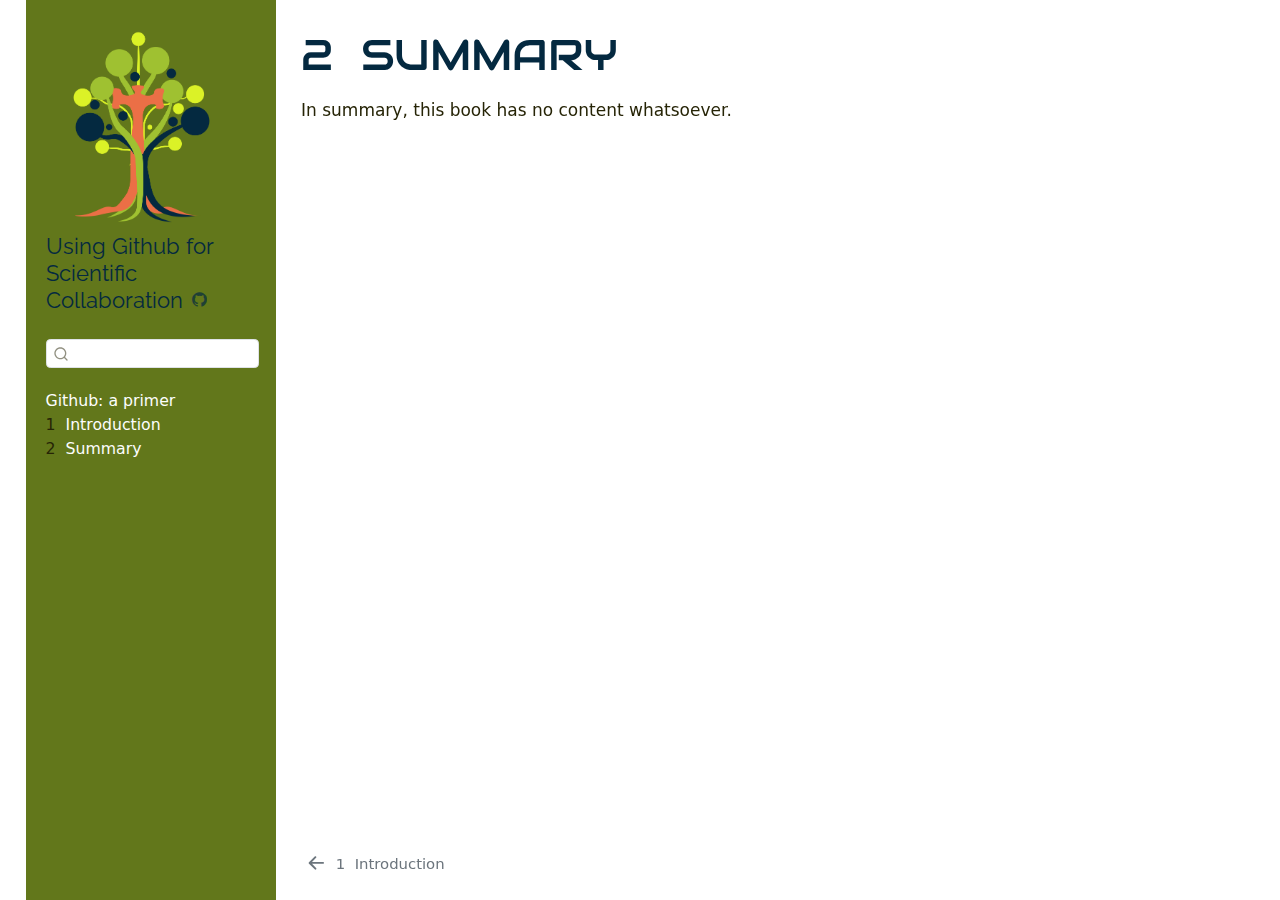
<file: summary.html>
<!DOCTYPE html>
<html xmlns="http://www.w3.org/1999/xhtml" lang="en" xml:lang="en"><head>

<meta charset="utf-8">
<meta name="generator" content="quarto-1.7.8">

<meta name="viewport" content="width=device-width, initial-scale=1.0, user-scalable=yes">


<title>2&nbsp; Summary – Using Github for Scientific Collaboration</title>
<style>
code{white-space: pre-wrap;}
span.smallcaps{font-variant: small-caps;}
div.columns{display: flex; gap: min(4vw, 1.5em);}
div.column{flex: auto; overflow-x: auto;}
div.hanging-indent{margin-left: 1.5em; text-indent: -1.5em;}
ul.task-list{list-style: none;}
ul.task-list li input[type="checkbox"] {
  width: 0.8em;
  margin: 0 0.8em 0.2em -1em; /* quarto-specific, see https://github.com/quarto-dev/quarto-cli/issues/4556 */ 
  vertical-align: middle;
}
</style>


<script src="site_libs/quarto-nav/quarto-nav.js"></script>
<script src="site_libs/quarto-nav/headroom.min.js"></script>
<script src="site_libs/clipboard/clipboard.min.js"></script>
<script src="site_libs/quarto-search/autocomplete.umd.js"></script>
<script src="site_libs/quarto-search/fuse.min.js"></script>
<script src="site_libs/quarto-search/quarto-search.js"></script>
<meta name="quarto:offset" content="./">
<link href="./intro.html" rel="prev">
<link href="./assets/logo.png" rel="icon" type="image/png">
<script src="site_libs/quarto-html/quarto.js" type="module"></script>
<script src="site_libs/quarto-html/tabsets/tabsets.js" type="module"></script>
<script src="site_libs/quarto-html/popper.min.js"></script>
<script src="site_libs/quarto-html/tippy.umd.min.js"></script>
<script src="site_libs/quarto-html/anchor.min.js"></script>
<link href="site_libs/quarto-html/tippy.css" rel="stylesheet">
<link href="site_libs/quarto-html/quarto-syntax-highlighting-fae04a4dda57acfb7da1e58796bfa73f.css" rel="stylesheet" id="quarto-text-highlighting-styles">
<script src="site_libs/bootstrap/bootstrap.min.js"></script>
<link href="site_libs/bootstrap/bootstrap-icons.css" rel="stylesheet">
<link href="site_libs/bootstrap/bootstrap-13c89cff87a5b148795380d8c57963a7.min.css" rel="stylesheet" append-hash="true" id="quarto-bootstrap" data-mode="light">
<script id="quarto-search-options" type="application/json">{
  "location": "sidebar",
  "copy-button": false,
  "collapse-after": 3,
  "panel-placement": "start",
  "type": "textbox",
  "limit": 50,
  "keyboard-shortcut": [
    "f",
    "/",
    "s"
  ],
  "show-item-context": false,
  "language": {
    "search-no-results-text": "No results",
    "search-matching-documents-text": "matching documents",
    "search-copy-link-title": "Copy link to search",
    "search-hide-matches-text": "Hide additional matches",
    "search-more-match-text": "more match in this document",
    "search-more-matches-text": "more matches in this document",
    "search-clear-button-title": "Clear",
    "search-text-placeholder": "",
    "search-detached-cancel-button-title": "Cancel",
    "search-submit-button-title": "Submit",
    "search-label": "Search"
  }
}</script>


</head>

<body class="nav-sidebar floating">

<div id="quarto-search-results"></div>
  <header id="quarto-header" class="headroom fixed-top">
  <nav class="quarto-secondary-nav">
    <div class="container-fluid d-flex">
      <button type="button" class="quarto-btn-toggle btn" data-bs-toggle="collapse" role="button" data-bs-target=".quarto-sidebar-collapse-item" aria-controls="quarto-sidebar" aria-expanded="false" aria-label="Toggle sidebar navigation" onclick="if (window.quartoToggleHeadroom) { window.quartoToggleHeadroom(); }">
        <i class="bi bi-layout-text-sidebar-reverse"></i>
      </button>
        <nav class="quarto-page-breadcrumbs" aria-label="breadcrumb"><ol class="breadcrumb"><li class="breadcrumb-item"><a href="./summary.html"><span class="chapter-number">2</span>&nbsp; <span class="chapter-title">Summary</span></a></li></ol></nav>
        <a class="flex-grow-1" role="navigation" data-bs-toggle="collapse" data-bs-target=".quarto-sidebar-collapse-item" aria-controls="quarto-sidebar" aria-expanded="false" aria-label="Toggle sidebar navigation" onclick="if (window.quartoToggleHeadroom) { window.quartoToggleHeadroom(); }">      
        </a>
      <button type="button" class="btn quarto-search-button" aria-label="Search" onclick="window.quartoOpenSearch();">
        <i class="bi bi-search"></i>
      </button>
    </div>
  </nav>
</header>
<!-- content -->
<div id="quarto-content" class="quarto-container page-columns page-rows-contents page-layout-article">
<!-- sidebar -->
  <nav id="quarto-sidebar" class="sidebar collapse collapse-horizontal quarto-sidebar-collapse-item sidebar-navigation floating overflow-auto">
    <div class="pt-lg-2 mt-2 text-left sidebar-header sidebar-header-stacked">
      <a href="./index.html" class="sidebar-logo-link">
      <img src="./assets/logo.png" alt="" class="sidebar-logo py-0 d-lg-inline d-none">
      </a>
    <div class="sidebar-title mb-0 py-0">
      <a href="./">Using Github for Scientific Collaboration</a> 
        <div class="sidebar-tools-main">
    <a href="https://github.com/BecksLab/tutorial_github" title="Source Code" class="quarto-navigation-tool px-1" aria-label="Source Code"><i class="bi bi-github"></i></a>
</div>
    </div>
      </div>
        <div class="mt-2 flex-shrink-0 align-items-center">
        <div class="sidebar-search">
        <div id="quarto-search" class="" title="Search"></div>
        </div>
        </div>
    <div class="sidebar-menu-container"> 
    <ul class="list-unstyled mt-1">
        <li class="sidebar-item">
  <div class="sidebar-item-container"> 
  <a href="./index.html" class="sidebar-item-text sidebar-link">
 <span class="menu-text">Github: a primer</span></a>
  </div>
</li>
        <li class="sidebar-item">
  <div class="sidebar-item-container"> 
  <a href="./intro.html" class="sidebar-item-text sidebar-link">
 <span class="menu-text"><span class="chapter-number">1</span>&nbsp; <span class="chapter-title">Introduction</span></span></a>
  </div>
</li>
        <li class="sidebar-item">
  <div class="sidebar-item-container"> 
  <a href="./summary.html" class="sidebar-item-text sidebar-link active">
 <span class="menu-text"><span class="chapter-number">2</span>&nbsp; <span class="chapter-title">Summary</span></span></a>
  </div>
</li>
    </ul>
    </div>
</nav>
<div id="quarto-sidebar-glass" class="quarto-sidebar-collapse-item" data-bs-toggle="collapse" data-bs-target=".quarto-sidebar-collapse-item"></div>
<!-- margin-sidebar -->
    <div id="quarto-margin-sidebar" class="sidebar margin-sidebar zindex-bottom">
        
    </div>
<!-- main -->
<main class="content" id="quarto-document-content">

<header id="title-block-header" class="quarto-title-block default">
<div class="quarto-title">
<h1 class="title"><span class="chapter-number">2</span>&nbsp; <span class="chapter-title">Summary</span></h1>
</div>



<div class="quarto-title-meta">

    
  
    
  </div>
  


</header>


<p>In summary, this book has no content whatsoever.</p>



</main> <!-- /main -->
<script id="quarto-html-after-body" type="application/javascript">
window.document.addEventListener("DOMContentLoaded", function (event) {
  const toggleBodyColorMode = (bsSheetEl) => {
    const mode = bsSheetEl.getAttribute("data-mode");
    const bodyEl = window.document.querySelector("body");
    if (mode === "dark") {
      bodyEl.classList.add("quarto-dark");
      bodyEl.classList.remove("quarto-light");
    } else {
      bodyEl.classList.add("quarto-light");
      bodyEl.classList.remove("quarto-dark");
    }
  }
  const toggleBodyColorPrimary = () => {
    const bsSheetEl = window.document.querySelector("link#quarto-bootstrap");
    if (bsSheetEl) {
      toggleBodyColorMode(bsSheetEl);
    }
  }
  toggleBodyColorPrimary();  
  const icon = "";
  const anchorJS = new window.AnchorJS();
  anchorJS.options = {
    placement: 'right',
    icon: icon
  };
  anchorJS.add('.anchored');
  const isCodeAnnotation = (el) => {
    for (const clz of el.classList) {
      if (clz.startsWith('code-annotation-')) {                     
        return true;
      }
    }
    return false;
  }
  const onCopySuccess = function(e) {
    // button target
    const button = e.trigger;
    // don't keep focus
    button.blur();
    // flash "checked"
    button.classList.add('code-copy-button-checked');
    var currentTitle = button.getAttribute("title");
    button.setAttribute("title", "Copied!");
    let tooltip;
    if (window.bootstrap) {
      button.setAttribute("data-bs-toggle", "tooltip");
      button.setAttribute("data-bs-placement", "left");
      button.setAttribute("data-bs-title", "Copied!");
      tooltip = new bootstrap.Tooltip(button, 
        { trigger: "manual", 
          customClass: "code-copy-button-tooltip",
          offset: [0, -8]});
      tooltip.show();    
    }
    setTimeout(function() {
      if (tooltip) {
        tooltip.hide();
        button.removeAttribute("data-bs-title");
        button.removeAttribute("data-bs-toggle");
        button.removeAttribute("data-bs-placement");
      }
      button.setAttribute("title", currentTitle);
      button.classList.remove('code-copy-button-checked');
    }, 1000);
    // clear code selection
    e.clearSelection();
  }
  const getTextToCopy = function(trigger) {
      const codeEl = trigger.previousElementSibling.cloneNode(true);
      for (const childEl of codeEl.children) {
        if (isCodeAnnotation(childEl)) {
          childEl.remove();
        }
      }
      return codeEl.innerText;
  }
  const clipboard = new window.ClipboardJS('.code-copy-button:not([data-in-quarto-modal])', {
    text: getTextToCopy
  });
  clipboard.on('success', onCopySuccess);
  if (window.document.getElementById('quarto-embedded-source-code-modal')) {
    const clipboardModal = new window.ClipboardJS('.code-copy-button[data-in-quarto-modal]', {
      text: getTextToCopy,
      container: window.document.getElementById('quarto-embedded-source-code-modal')
    });
    clipboardModal.on('success', onCopySuccess);
  }
    var localhostRegex = new RegExp(/^(?:http|https):\/\/localhost\:?[0-9]*\//);
    var mailtoRegex = new RegExp(/^mailto:/);
      var filterRegex = new RegExp('/' + window.location.host + '/');
    var isInternal = (href) => {
        return filterRegex.test(href) || localhostRegex.test(href) || mailtoRegex.test(href);
    }
    // Inspect non-navigation links and adorn them if external
 	var links = window.document.querySelectorAll('a[href]:not(.nav-link):not(.navbar-brand):not(.toc-action):not(.sidebar-link):not(.sidebar-item-toggle):not(.pagination-link):not(.no-external):not([aria-hidden]):not(.dropdown-item):not(.quarto-navigation-tool):not(.about-link)');
    for (var i=0; i<links.length; i++) {
      const link = links[i];
      if (!isInternal(link.href)) {
        // undo the damage that might have been done by quarto-nav.js in the case of
        // links that we want to consider external
        if (link.dataset.originalHref !== undefined) {
          link.href = link.dataset.originalHref;
        }
      }
    }
  function tippyHover(el, contentFn, onTriggerFn, onUntriggerFn) {
    const config = {
      allowHTML: true,
      maxWidth: 500,
      delay: 100,
      arrow: false,
      appendTo: function(el) {
          return el.parentElement;
      },
      interactive: true,
      interactiveBorder: 10,
      theme: 'quarto',
      placement: 'bottom-start',
    };
    if (contentFn) {
      config.content = contentFn;
    }
    if (onTriggerFn) {
      config.onTrigger = onTriggerFn;
    }
    if (onUntriggerFn) {
      config.onUntrigger = onUntriggerFn;
    }
    window.tippy(el, config); 
  }
  const noterefs = window.document.querySelectorAll('a[role="doc-noteref"]');
  for (var i=0; i<noterefs.length; i++) {
    const ref = noterefs[i];
    tippyHover(ref, function() {
      // use id or data attribute instead here
      let href = ref.getAttribute('data-footnote-href') || ref.getAttribute('href');
      try { href = new URL(href).hash; } catch {}
      const id = href.replace(/^#\/?/, "");
      const note = window.document.getElementById(id);
      if (note) {
        return note.innerHTML;
      } else {
        return "";
      }
    });
  }
  const xrefs = window.document.querySelectorAll('a.quarto-xref');
  const processXRef = (id, note) => {
    // Strip column container classes
    const stripColumnClz = (el) => {
      el.classList.remove("page-full", "page-columns");
      if (el.children) {
        for (const child of el.children) {
          stripColumnClz(child);
        }
      }
    }
    stripColumnClz(note)
    if (id === null || id.startsWith('sec-')) {
      // Special case sections, only their first couple elements
      const container = document.createElement("div");
      if (note.children && note.children.length > 2) {
        container.appendChild(note.children[0].cloneNode(true));
        for (let i = 1; i < note.children.length; i++) {
          const child = note.children[i];
          if (child.tagName === "P" && child.innerText === "") {
            continue;
          } else {
            container.appendChild(child.cloneNode(true));
            break;
          }
        }
        if (window.Quarto?.typesetMath) {
          window.Quarto.typesetMath(container);
        }
        return container.innerHTML
      } else {
        if (window.Quarto?.typesetMath) {
          window.Quarto.typesetMath(note);
        }
        return note.innerHTML;
      }
    } else {
      // Remove any anchor links if they are present
      const anchorLink = note.querySelector('a.anchorjs-link');
      if (anchorLink) {
        anchorLink.remove();
      }
      if (window.Quarto?.typesetMath) {
        window.Quarto.typesetMath(note);
      }
      if (note.classList.contains("callout")) {
        return note.outerHTML;
      } else {
        return note.innerHTML;
      }
    }
  }
  for (var i=0; i<xrefs.length; i++) {
    const xref = xrefs[i];
    tippyHover(xref, undefined, function(instance) {
      instance.disable();
      let url = xref.getAttribute('href');
      let hash = undefined; 
      if (url.startsWith('#')) {
        hash = url;
      } else {
        try { hash = new URL(url).hash; } catch {}
      }
      if (hash) {
        const id = hash.replace(/^#\/?/, "");
        const note = window.document.getElementById(id);
        if (note !== null) {
          try {
            const html = processXRef(id, note.cloneNode(true));
            instance.setContent(html);
          } finally {
            instance.enable();
            instance.show();
          }
        } else {
          // See if we can fetch this
          fetch(url.split('#')[0])
          .then(res => res.text())
          .then(html => {
            const parser = new DOMParser();
            const htmlDoc = parser.parseFromString(html, "text/html");
            const note = htmlDoc.getElementById(id);
            if (note !== null) {
              const html = processXRef(id, note);
              instance.setContent(html);
            } 
          }).finally(() => {
            instance.enable();
            instance.show();
          });
        }
      } else {
        // See if we can fetch a full url (with no hash to target)
        // This is a special case and we should probably do some content thinning / targeting
        fetch(url)
        .then(res => res.text())
        .then(html => {
          const parser = new DOMParser();
          const htmlDoc = parser.parseFromString(html, "text/html");
          const note = htmlDoc.querySelector('main.content');
          if (note !== null) {
            // This should only happen for chapter cross references
            // (since there is no id in the URL)
            // remove the first header
            if (note.children.length > 0 && note.children[0].tagName === "HEADER") {
              note.children[0].remove();
            }
            const html = processXRef(null, note);
            instance.setContent(html);
          } 
        }).finally(() => {
          instance.enable();
          instance.show();
        });
      }
    }, function(instance) {
    });
  }
      let selectedAnnoteEl;
      const selectorForAnnotation = ( cell, annotation) => {
        let cellAttr = 'data-code-cell="' + cell + '"';
        let lineAttr = 'data-code-annotation="' +  annotation + '"';
        const selector = 'span[' + cellAttr + '][' + lineAttr + ']';
        return selector;
      }
      const selectCodeLines = (annoteEl) => {
        const doc = window.document;
        const targetCell = annoteEl.getAttribute("data-target-cell");
        const targetAnnotation = annoteEl.getAttribute("data-target-annotation");
        const annoteSpan = window.document.querySelector(selectorForAnnotation(targetCell, targetAnnotation));
        const lines = annoteSpan.getAttribute("data-code-lines").split(",");
        const lineIds = lines.map((line) => {
          return targetCell + "-" + line;
        })
        let top = null;
        let height = null;
        let parent = null;
        if (lineIds.length > 0) {
            //compute the position of the single el (top and bottom and make a div)
            const el = window.document.getElementById(lineIds[0]);
            top = el.offsetTop;
            height = el.offsetHeight;
            parent = el.parentElement.parentElement;
          if (lineIds.length > 1) {
            const lastEl = window.document.getElementById(lineIds[lineIds.length - 1]);
            const bottom = lastEl.offsetTop + lastEl.offsetHeight;
            height = bottom - top;
          }
          if (top !== null && height !== null && parent !== null) {
            // cook up a div (if necessary) and position it 
            let div = window.document.getElementById("code-annotation-line-highlight");
            if (div === null) {
              div = window.document.createElement("div");
              div.setAttribute("id", "code-annotation-line-highlight");
              div.style.position = 'absolute';
              parent.appendChild(div);
            }
            div.style.top = top - 2 + "px";
            div.style.height = height + 4 + "px";
            div.style.left = 0;
            let gutterDiv = window.document.getElementById("code-annotation-line-highlight-gutter");
            if (gutterDiv === null) {
              gutterDiv = window.document.createElement("div");
              gutterDiv.setAttribute("id", "code-annotation-line-highlight-gutter");
              gutterDiv.style.position = 'absolute';
              const codeCell = window.document.getElementById(targetCell);
              const gutter = codeCell.querySelector('.code-annotation-gutter');
              gutter.appendChild(gutterDiv);
            }
            gutterDiv.style.top = top - 2 + "px";
            gutterDiv.style.height = height + 4 + "px";
          }
          selectedAnnoteEl = annoteEl;
        }
      };
      const unselectCodeLines = () => {
        const elementsIds = ["code-annotation-line-highlight", "code-annotation-line-highlight-gutter"];
        elementsIds.forEach((elId) => {
          const div = window.document.getElementById(elId);
          if (div) {
            div.remove();
          }
        });
        selectedAnnoteEl = undefined;
      };
        // Handle positioning of the toggle
    window.addEventListener(
      "resize",
      throttle(() => {
        elRect = undefined;
        if (selectedAnnoteEl) {
          selectCodeLines(selectedAnnoteEl);
        }
      }, 10)
    );
    function throttle(fn, ms) {
    let throttle = false;
    let timer;
      return (...args) => {
        if(!throttle) { // first call gets through
            fn.apply(this, args);
            throttle = true;
        } else { // all the others get throttled
            if(timer) clearTimeout(timer); // cancel #2
            timer = setTimeout(() => {
              fn.apply(this, args);
              timer = throttle = false;
            }, ms);
        }
      };
    }
      // Attach click handler to the DT
      const annoteDls = window.document.querySelectorAll('dt[data-target-cell]');
      for (const annoteDlNode of annoteDls) {
        annoteDlNode.addEventListener('click', (event) => {
          const clickedEl = event.target;
          if (clickedEl !== selectedAnnoteEl) {
            unselectCodeLines();
            const activeEl = window.document.querySelector('dt[data-target-cell].code-annotation-active');
            if (activeEl) {
              activeEl.classList.remove('code-annotation-active');
            }
            selectCodeLines(clickedEl);
            clickedEl.classList.add('code-annotation-active');
          } else {
            // Unselect the line
            unselectCodeLines();
            clickedEl.classList.remove('code-annotation-active');
          }
        });
      }
  const findCites = (el) => {
    const parentEl = el.parentElement;
    if (parentEl) {
      const cites = parentEl.dataset.cites;
      if (cites) {
        return {
          el,
          cites: cites.split(' ')
        };
      } else {
        return findCites(el.parentElement)
      }
    } else {
      return undefined;
    }
  };
  var bibliorefs = window.document.querySelectorAll('a[role="doc-biblioref"]');
  for (var i=0; i<bibliorefs.length; i++) {
    const ref = bibliorefs[i];
    const citeInfo = findCites(ref);
    if (citeInfo) {
      tippyHover(citeInfo.el, function() {
        var popup = window.document.createElement('div');
        citeInfo.cites.forEach(function(cite) {
          var citeDiv = window.document.createElement('div');
          citeDiv.classList.add('hanging-indent');
          citeDiv.classList.add('csl-entry');
          var biblioDiv = window.document.getElementById('ref-' + cite);
          if (biblioDiv) {
            citeDiv.innerHTML = biblioDiv.innerHTML;
          }
          popup.appendChild(citeDiv);
        });
        return popup.innerHTML;
      });
    }
  }
});
</script>
<nav class="page-navigation">
  <div class="nav-page nav-page-previous">
      <a href="./intro.html" class="pagination-link" aria-label="Introduction">
        <i class="bi bi-arrow-left-short"></i> <span class="nav-page-text"><span class="chapter-number">1</span>&nbsp; <span class="chapter-title">Introduction</span></span>
      </a>          
  </div>
  <div class="nav-page nav-page-next">
  </div>
</nav>
</div> <!-- /content -->




</body></html>
</file>
<file: site_libs/quarto-html/tippy.css>
.tippy-box[data-animation=fade][data-state=hidden]{opacity:0}[data-tippy-root]{max-width:calc(100vw - 10px)}.tippy-box{position:relative;background-color:#333;color:#fff;border-radius:4px;font-size:14px;line-height:1.4;white-space:normal;outline:0;transition-property:transform,visibility,opacity}.tippy-box[data-placement^=top]>.tippy-arrow{bottom:0}.tippy-box[data-placement^=top]>.tippy-arrow:before{bottom:-7px;left:0;border-width:8px 8px 0;border-top-color:initial;transform-origin:center top}.tippy-box[data-placement^=bottom]>.tippy-arrow{top:0}.tippy-box[data-placement^=bottom]>.tippy-arrow:before{top:-7px;left:0;border-width:0 8px 8px;border-bottom-color:initial;transform-origin:center bottom}.tippy-box[data-placement^=left]>.tippy-arrow{right:0}.tippy-box[data-placement^=left]>.tippy-arrow:before{border-width:8px 0 8px 8px;border-left-color:initial;right:-7px;transform-origin:center left}.tippy-box[data-placement^=right]>.tippy-arrow{left:0}.tippy-box[data-placement^=right]>.tippy-arrow:before{left:-7px;border-width:8px 8px 8px 0;border-right-color:initial;transform-origin:center right}.tippy-box[data-inertia][data-state=visible]{transition-timing-function:cubic-bezier(.54,1.5,.38,1.11)}.tippy-arrow{width:16px;height:16px;color:#333}.tippy-arrow:before{content:"";position:absolute;border-color:transparent;border-style:solid}.tippy-content{position:relative;padding:5px 9px;z-index:1}
</file>
<file: site_libs/quarto-html/quarto-syntax-highlighting-73e053f00451a6823eaeab9714ac17cd.css>
/* quarto syntax highlight colors */
:root {
  --quarto-hl-ot-color: #003B4F;
  --quarto-hl-at-color: #657422;
  --quarto-hl-ss-color: #20794D;
  --quarto-hl-an-color: #5E5E5E;
  --quarto-hl-fu-color: #4758AB;
  --quarto-hl-st-color: #20794D;
  --quarto-hl-cf-color: #003B4F;
  --quarto-hl-op-color: #5E5E5E;
  --quarto-hl-er-color: #AD0000;
  --quarto-hl-bn-color: #AD0000;
  --quarto-hl-al-color: #AD0000;
  --quarto-hl-va-color: #111111;
  --quarto-hl-bu-color: inherit;
  --quarto-hl-ex-color: inherit;
  --quarto-hl-pp-color: #AD0000;
  --quarto-hl-in-color: #5E5E5E;
  --quarto-hl-vs-color: #20794D;
  --quarto-hl-wa-color: #5E5E5E;
  --quarto-hl-do-color: #5E5E5E;
  --quarto-hl-im-color: #00769E;
  --quarto-hl-ch-color: #20794D;
  --quarto-hl-dt-color: #AD0000;
  --quarto-hl-fl-color: #AD0000;
  --quarto-hl-co-color: #5E5E5E;
  --quarto-hl-cv-color: #5E5E5E;
  --quarto-hl-cn-color: #8f5902;
  --quarto-hl-sc-color: #5E5E5E;
  --quarto-hl-dv-color: #AD0000;
  --quarto-hl-kw-color: #003B4F;
}

/* other quarto variables */
:root {
  --quarto-font-monospace: SFMono-Regular, Menlo, Monaco, Consolas, "Liberation Mono", "Courier New", monospace;
}

pre > code.sourceCode > span {
  color: #003B4F;
}

code span {
  color: #003B4F;
}

code.sourceCode > span {
  color: #003B4F;
}

div.sourceCode,
div.sourceCode pre.sourceCode {
  color: #003B4F;
}

code span.ot {
  color: #003B4F;
  font-style: inherit;
}

code span.at {
  color: #657422;
  font-style: inherit;
}

code span.ss {
  color: #20794D;
  font-style: inherit;
}

code span.an {
  color: #5E5E5E;
  font-style: inherit;
}

code span.fu {
  color: #4758AB;
  font-style: inherit;
}

code span.st {
  color: #20794D;
  font-style: inherit;
}

code span.cf {
  color: #003B4F;
  font-weight: bold;
  font-style: inherit;
}

code span.op {
  color: #5E5E5E;
  font-style: inherit;
}

code span.er {
  color: #AD0000;
  font-style: inherit;
}

code span.bn {
  color: #AD0000;
  font-style: inherit;
}

code span.al {
  color: #AD0000;
  font-style: inherit;
}

code span.va {
  color: #111111;
  font-style: inherit;
}

code span.bu {
  font-style: inherit;
}

code span.ex {
  font-style: inherit;
}

code span.pp {
  color: #AD0000;
  font-style: inherit;
}

code span.in {
  color: #5E5E5E;
  font-style: inherit;
}

code span.vs {
  color: #20794D;
  font-style: inherit;
}

code span.wa {
  color: #5E5E5E;
  font-style: italic;
}

code span.do {
  color: #5E5E5E;
  font-style: italic;
}

code span.im {
  color: #00769E;
  font-style: inherit;
}

code span.ch {
  color: #20794D;
  font-style: inherit;
}

code span.dt {
  color: #AD0000;
  font-style: inherit;
}

code span.fl {
  color: #AD0000;
  font-style: inherit;
}

code span.co {
  color: #5E5E5E;
  font-style: inherit;
}

code span.cv {
  color: #5E5E5E;
  font-style: italic;
}

code span.cn {
  color: #8f5902;
  font-style: inherit;
}

code span.sc {
  color: #5E5E5E;
  font-style: inherit;
}

code span.dv {
  color: #AD0000;
  font-style: inherit;
}

code span.kw {
  color: #003B4F;
  font-weight: bold;
  font-style: inherit;
}

.prevent-inlining {
  content: "</";
}

/*# sourceMappingURL=9b7b237ec91ac598147fa8ef93363fbb.css.map */
</file>
<file: site_libs/quarto-html/quarto-syntax-highlighting-fae04a4dda57acfb7da1e58796bfa73f.css>
/* quarto syntax highlight colors */
:root {
  --quarto-hl-ot-color: #003B4F;
  --quarto-hl-at-color: #657422;
  --quarto-hl-ss-color: #20794D;
  --quarto-hl-an-color: #5E5E5E;
  --quarto-hl-fu-color: #4758AB;
  --quarto-hl-st-color: #20794D;
  --quarto-hl-cf-color: #003B4F;
  --quarto-hl-op-color: #5E5E5E;
  --quarto-hl-er-color: #AD0000;
  --quarto-hl-bn-color: #AD0000;
  --quarto-hl-al-color: #AD0000;
  --quarto-hl-va-color: #111111;
  --quarto-hl-bu-color: inherit;
  --quarto-hl-ex-color: inherit;
  --quarto-hl-pp-color: #AD0000;
  --quarto-hl-in-color: #5E5E5E;
  --quarto-hl-vs-color: #20794D;
  --quarto-hl-wa-color: #5E5E5E;
  --quarto-hl-do-color: #5E5E5E;
  --quarto-hl-im-color: #00769E;
  --quarto-hl-ch-color: #20794D;
  --quarto-hl-dt-color: #AD0000;
  --quarto-hl-fl-color: #AD0000;
  --quarto-hl-co-color: #5E5E5E;
  --quarto-hl-cv-color: #5E5E5E;
  --quarto-hl-cn-color: #8f5902;
  --quarto-hl-sc-color: #5E5E5E;
  --quarto-hl-dv-color: #AD0000;
  --quarto-hl-kw-color: #003B4F;
}

/* other quarto variables */
:root {
  --quarto-font-monospace: SFMono-Regular, Menlo, Monaco, Consolas, "Liberation Mono", "Courier New", monospace;
}

pre > code.sourceCode > span {
  color: #003B4F;
}

code span {
  color: #003B4F;
}

code.sourceCode > span {
  color: #003B4F;
}

div.sourceCode,
div.sourceCode pre.sourceCode {
  color: #003B4F;
}

code span.ot {
  color: #003B4F;
  font-style: inherit;
}

code span.at {
  color: #657422;
  font-style: inherit;
}

code span.ss {
  color: #20794D;
  font-style: inherit;
}

code span.an {
  color: #5E5E5E;
  font-style: inherit;
}

code span.fu {
  color: #4758AB;
  font-style: inherit;
}

code span.st {
  color: #20794D;
  font-style: inherit;
}

code span.cf {
  color: #003B4F;
  font-weight: bold;
  font-style: inherit;
}

code span.op {
  color: #5E5E5E;
  font-style: inherit;
}

code span.er {
  color: #AD0000;
  font-style: inherit;
}

code span.bn {
  color: #AD0000;
  font-style: inherit;
}

code span.al {
  color: #AD0000;
  font-style: inherit;
}

code span.va {
  color: #111111;
  font-style: inherit;
}

code span.bu {
  font-style: inherit;
}

code span.ex {
  font-style: inherit;
}

code span.pp {
  color: #AD0000;
  font-style: inherit;
}

code span.in {
  color: #5E5E5E;
  font-style: inherit;
}

code span.vs {
  color: #20794D;
  font-style: inherit;
}

code span.wa {
  color: #5E5E5E;
  font-style: italic;
}

code span.do {
  color: #5E5E5E;
  font-style: italic;
}

code span.im {
  color: #00769E;
  font-style: inherit;
}

code span.ch {
  color: #20794D;
  font-style: inherit;
}

code span.dt {
  color: #AD0000;
  font-style: inherit;
}

code span.fl {
  color: #AD0000;
  font-style: inherit;
}

code span.co {
  color: #5E5E5E;
  font-style: inherit;
}

code span.cv {
  color: #5E5E5E;
  font-style: italic;
}

code span.cn {
  color: #8f5902;
  font-style: inherit;
}

code span.sc {
  color: #5E5E5E;
  font-style: inherit;
}

code span.dv {
  color: #AD0000;
  font-style: inherit;
}

code span.kw {
  color: #003B4F;
  font-weight: bold;
  font-style: inherit;
}

.prevent-inlining {
  content: "</";
}

/*# sourceMappingURL=78d0e2d7f0b32ea6b6de2086031714a7.css.map */
</file>
